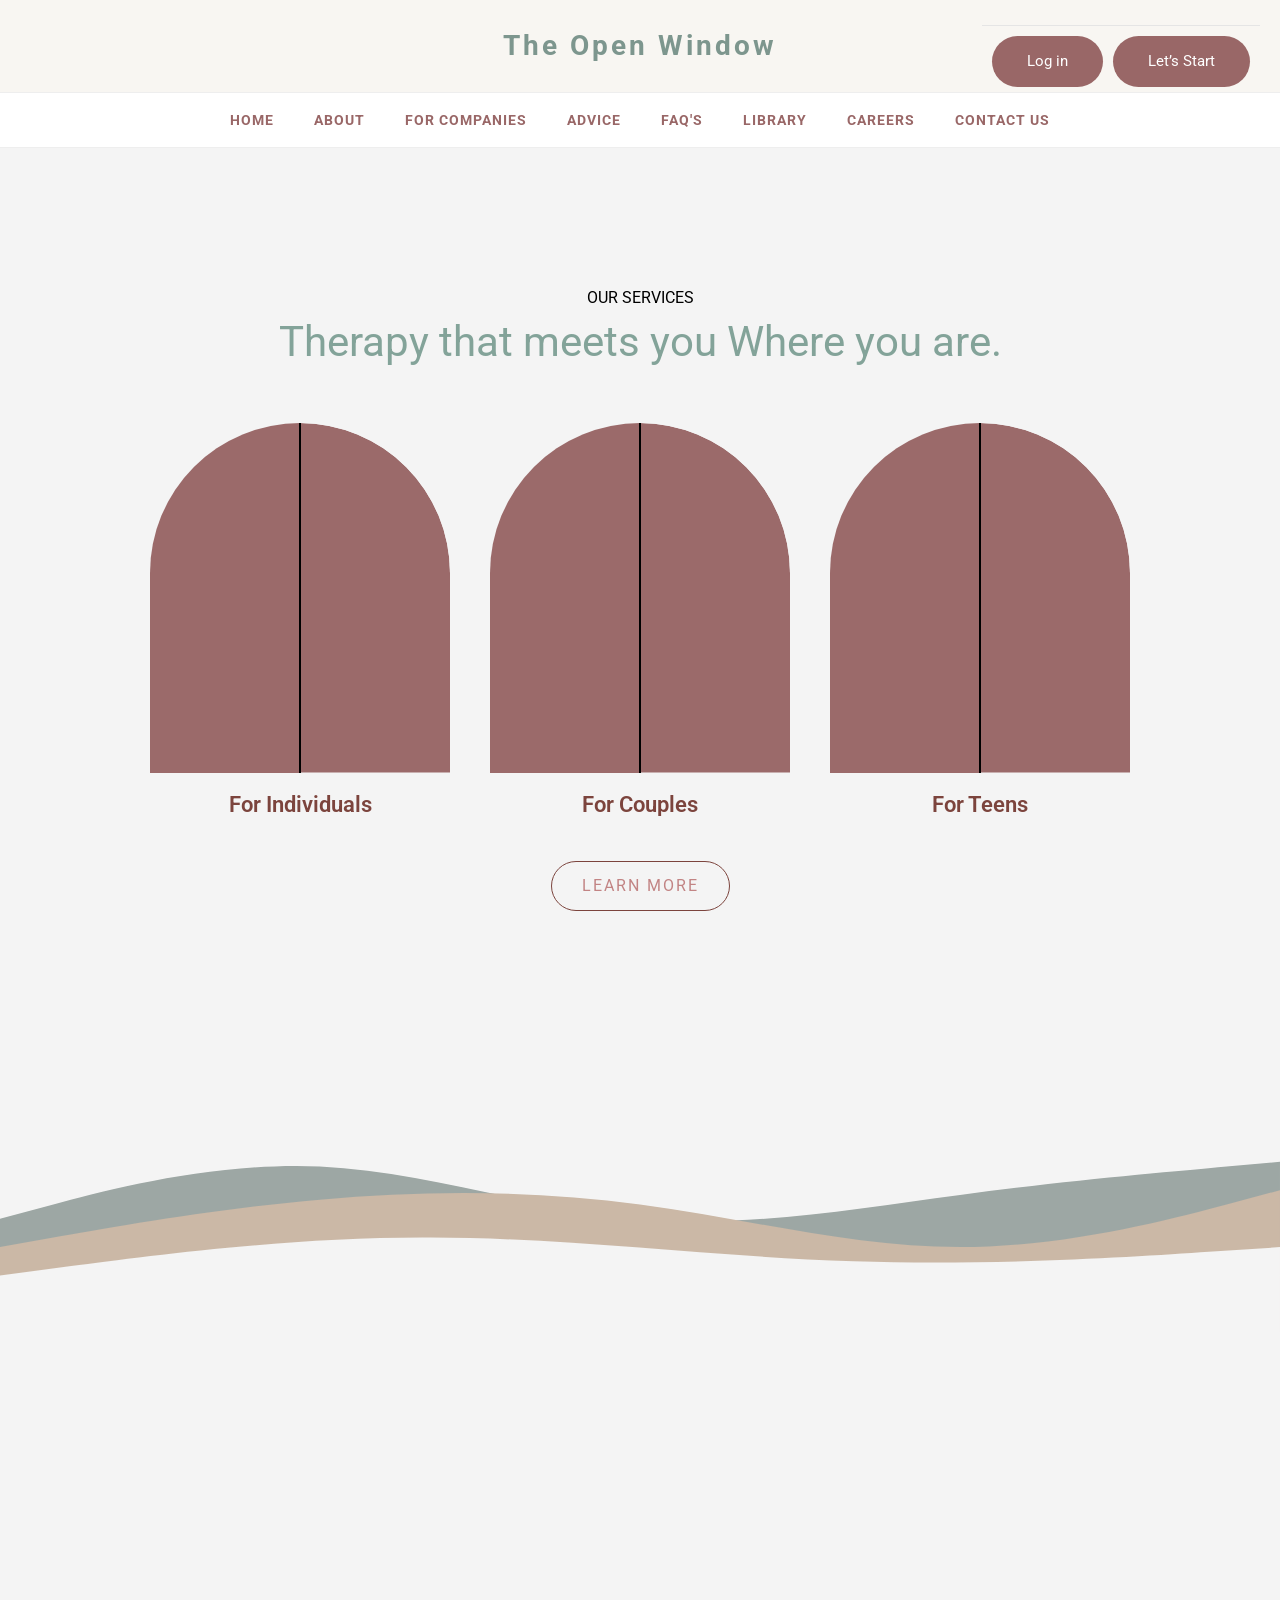
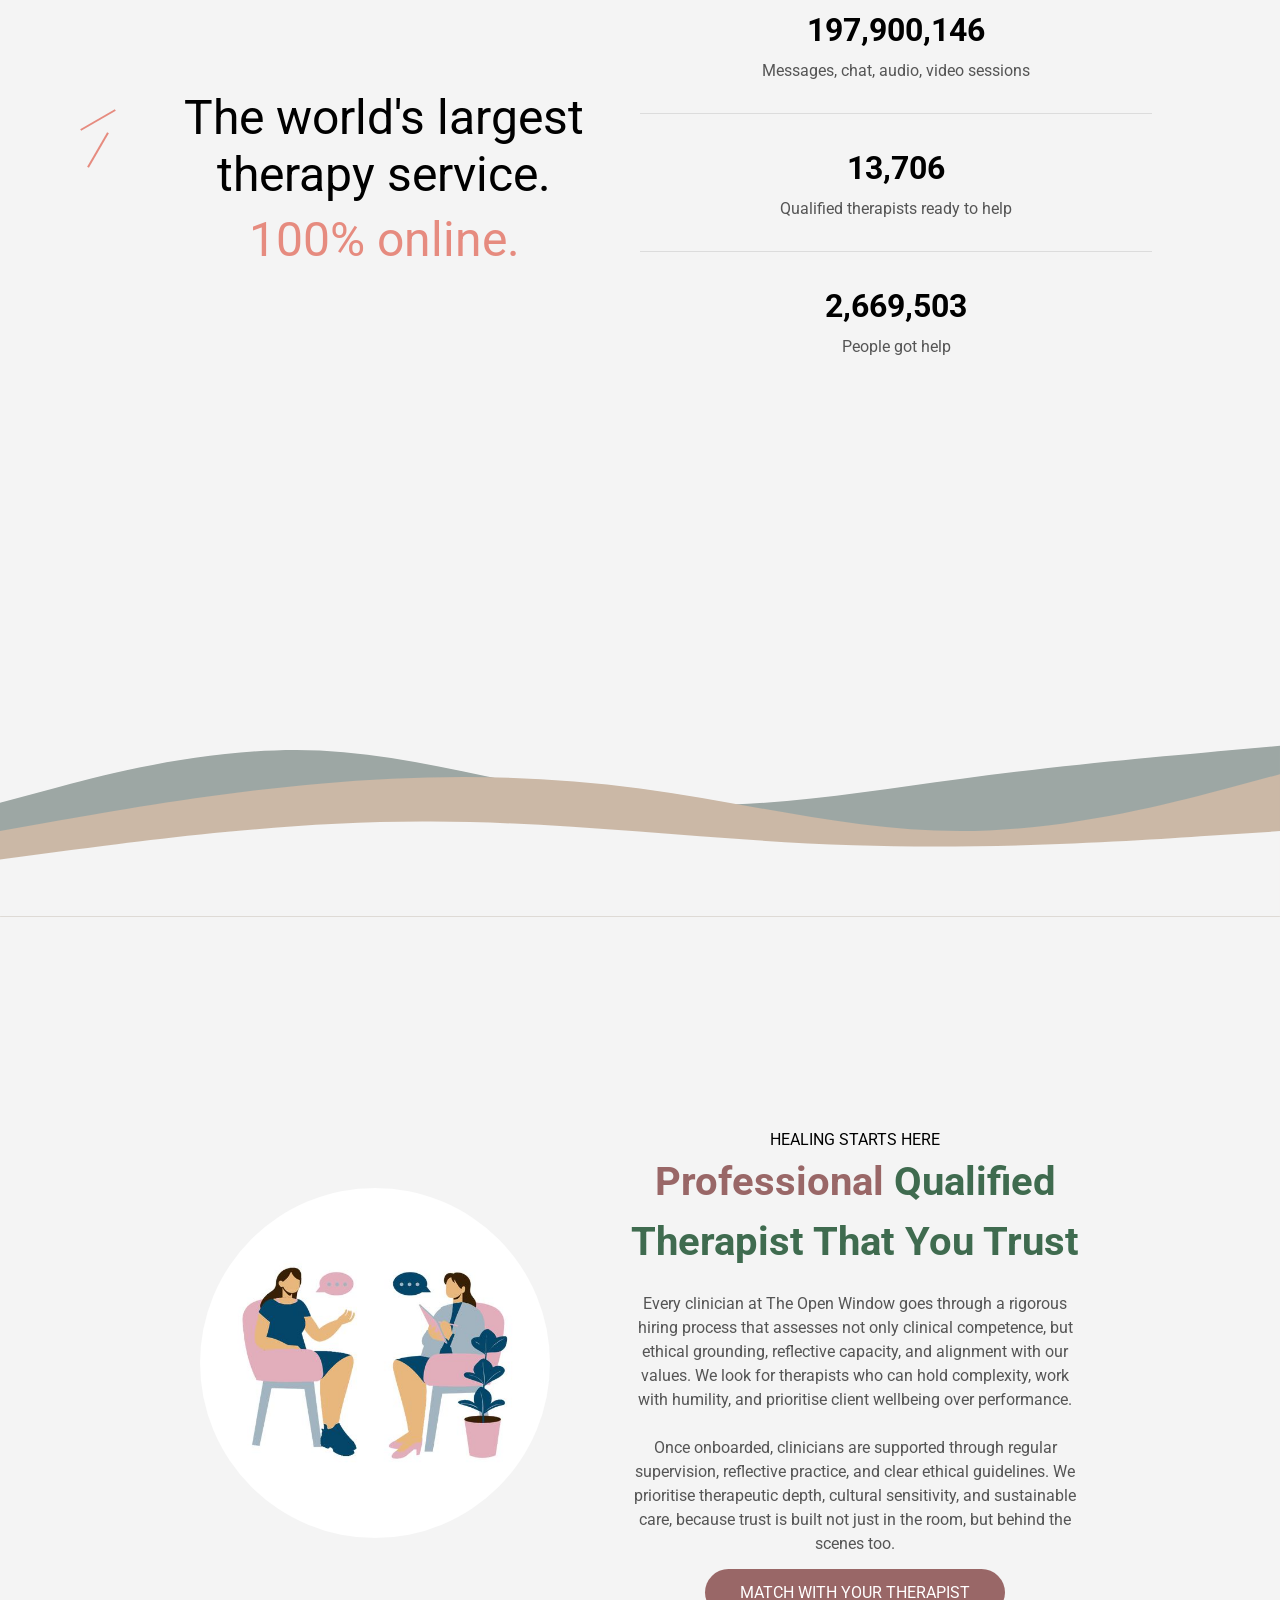
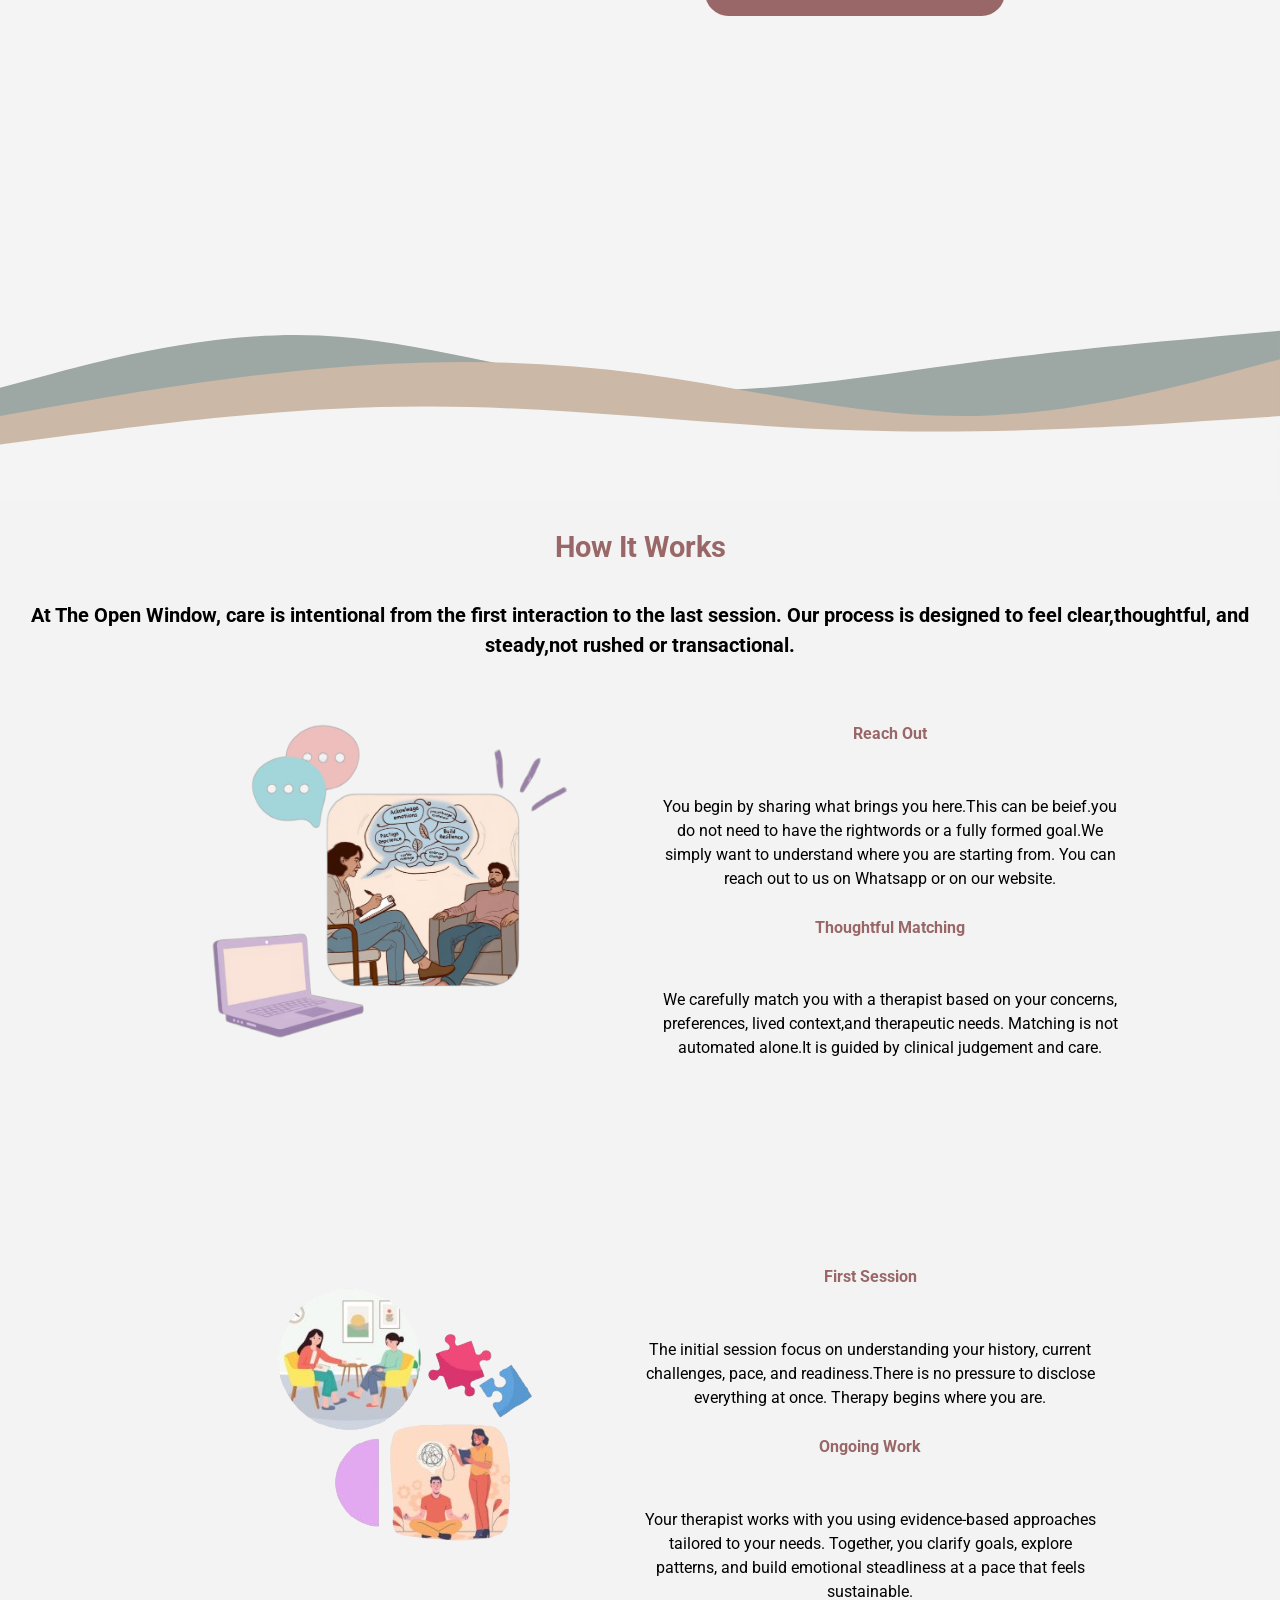
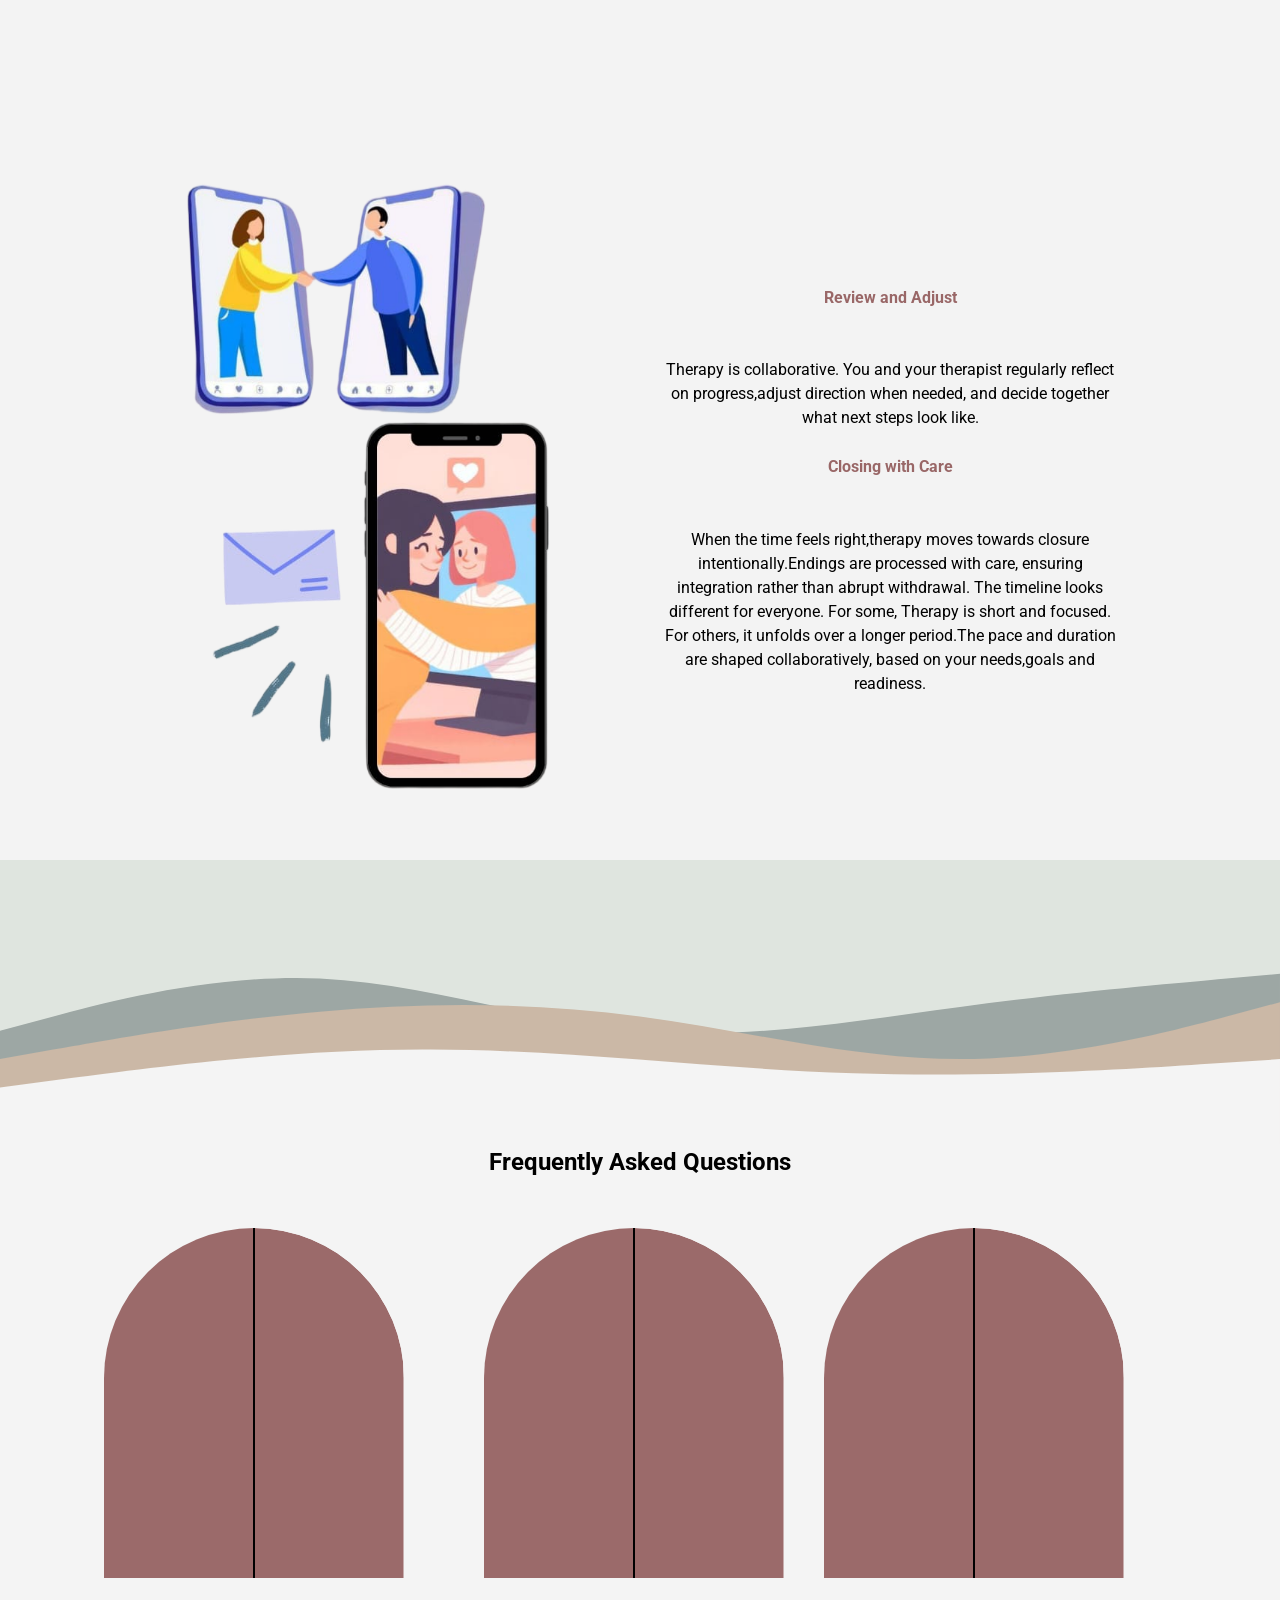
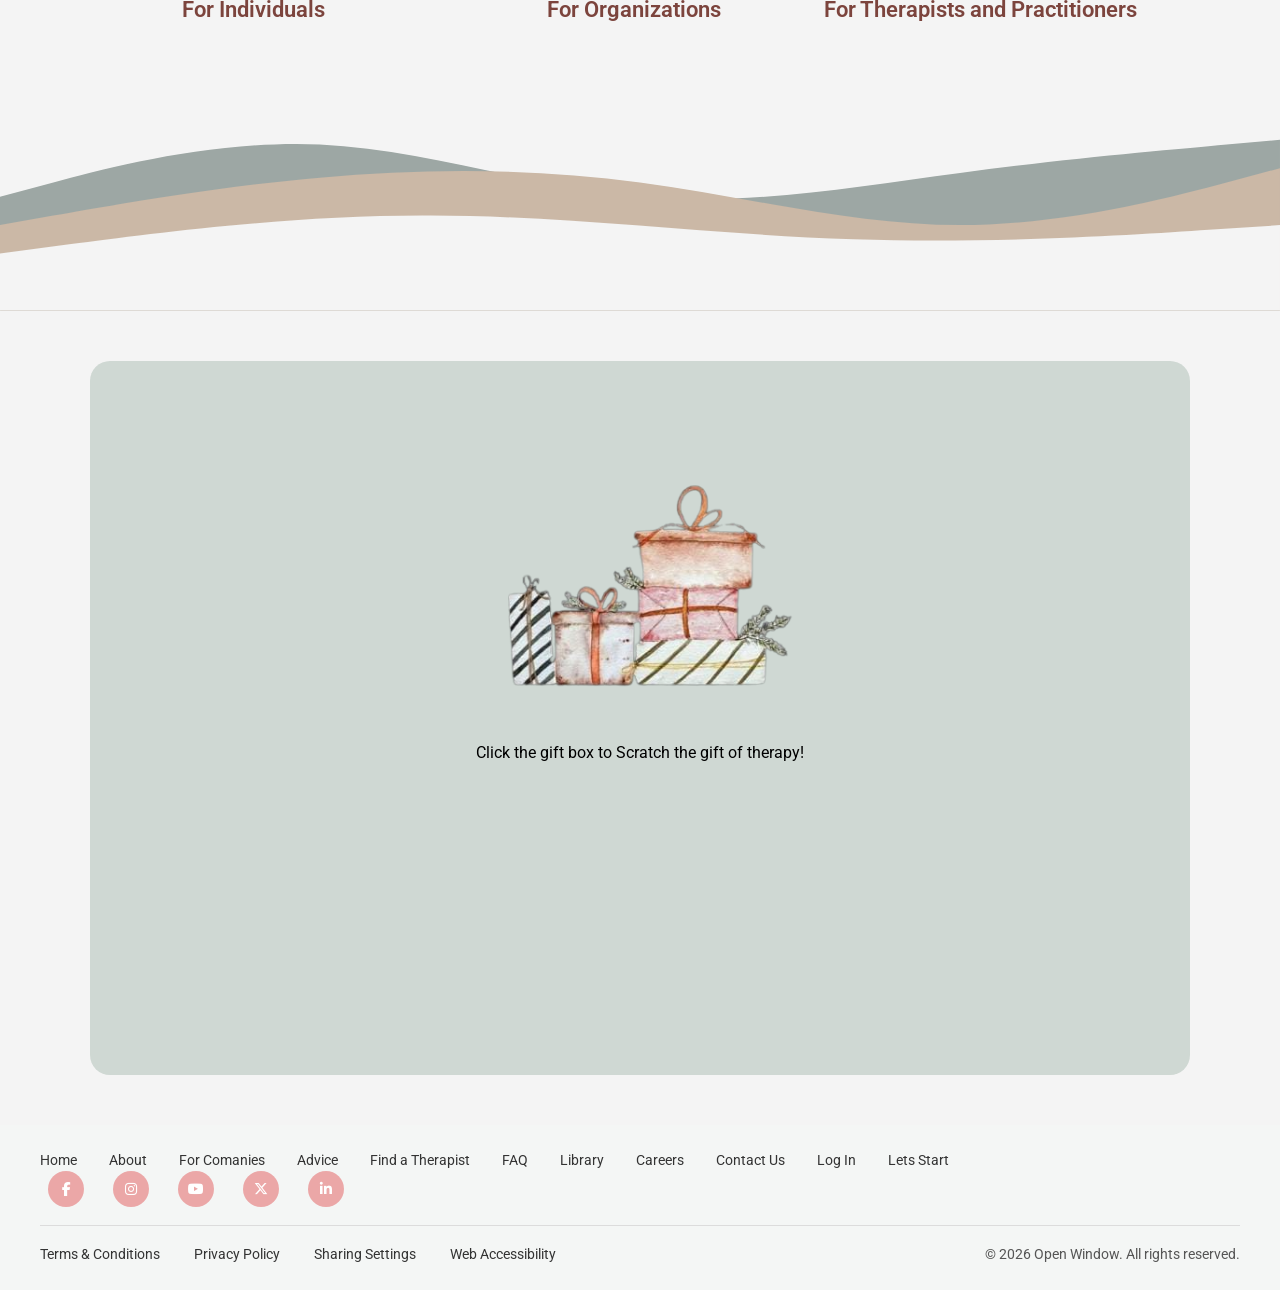
<file: index.html>
<!DOCTYPE html>
<html lang="en">

<head>
  <meta charset="UTF-8">
  <meta name="viewport" content="width=device-width, initial-scale=1.0">
  <title>The Open Window</title>
  <link rel="stylesheet" href="style.css">
  <link rel="stylesheet" href="https://cdnjs.cloudflare.com/ajax/libs/font-awesome/6.5.0/css/all.min.css">
  <link rel="stylesheet" href="https://fonts.googleapis.com/css2?family=Roboto:wght@400;700&display=swap"
    rel="stylesheet">


</head>

<body>

  <!-- BRAND HEADER -->
  <header class="brand-header">
    <h1 class="brand">The Open Window</h1>
    <!-- <p class="tagline">Mental Health</p> -->
  </header>

  <!-- NAVBAR -->
  <nav class="navbar" id="navbar">
    <div class="menu-toggle" id="menu-toggle">&#9776;</div>

    <ul class="nav-links" id="nav-links">
      <li><a href="index.html">HOME</a></li>
      <li><a href="about.html">ABOUT</a></li>
      <li><a href="forcompanies.html">FOR COMPANIES</a></li>
      <li><a href="advise.html">ADVICE</a></li>
      <li><a href="individual.html">FAQ'S</a></li>
      <li><a href="library.html">LIBRARY</a></li>
      <li><a href="careers.html">CAREERS</a></li>
      <li><a href="contactus.html">CONTACT US</a></li>
      <!-- <li><a href="#">LOG IN</a></li>
    <li><a href="#">LET'S START</a></li> -->
  </ul>
  </nav>



  <div class="auth-bar">
    <a href="login.html" class="login-btn">Log in</a>
    <a href="getstart.html" class="start-btn">Let’s Start</a>
  </div>
  <!-- i make this change  -->
  <!-- </header> -->

  <!-- SERVICES SECTION -->
  <section class="services">
    <p class="SUBtitle"> OUR SERVICES</p>
    <h1 class="title">Therapy that meets you Where you are.</h1>



  <section class="windows-section">

  <div class="windows-container">

    <!-- Card 1 -->
    <div class="window-card">
      <div class="wrapper">

        <div class="inside-content">
          <img src="indivisual-removebg-preview.png" class="individual-img">
        </div>

        <div class="door left-door">
          <div class="shapeup"></div>
          <div class="shapelow"></div>
        </div>

        <div class="door right-door">
          <div class="shapeup"></div>
          <div class="shapelow"></div>
        </div>

      </div>

      <h2 class="card-text">For Individuals</h2>
    </div>


    <!-- Card 2 -->
    <div class="window-card">
      <div class="wrapper">

        <div class="inside-content">
          <img src="couple-removebg-preview.png" class="couple-img">
        </div>

        <div class="door left-door">
          <div class="shapeup"></div>
          <div class="shapelow"></div>
        </div>

        <div class="door right-door">
          <div class="shapeup"></div>
          <div class="shapelow"></div>
        </div>

      </div>

      <h2 class="card-text">For Couples</h2>
    </div>


    <!-- Card 3 -->
    <div class="window-card">
      <div class="wrapper">

        <div class="inside-content">
          <img src="teens-removebg-preview.png" class="teen-img">
        </div>

        <div class="door left-door">
          <div class="shapeup"></div>
          <div class="shapelow"></div>
        </div>

        <div class="door right-door">
          <div class="shapeup"></div>
          <div class="shapelow"></div>
        </div>

      </div>

      <h2 class="card-text">For Teens</h2>
    </div>

  </div>

</section>
    <!--  -->




    <!-- <h1 class="title">Therapy that meets you <em> Where you are </em>.</h1> -->

    <!-- <div class="card-container">

      

      

      <div class="service-card peach">
        <div class="icon">
          <!-- 🌿 -->
    <!-- </div>
        <h2>Individual Therapy</h2>
        <p>Lorem ipsum quis dolor sit amet, consectetur.</p>
      </div>

      <div class="service-card sage">
        <div class="icon"> -->
    <!-- 🌱 -->
    <!-- </div>
        <h2>Couples Therapy</h2>
        <p>Lorem ipsum quis dolor sit amet, consectetur.</p>
      </div>

      <div class="service-card peach">
        <div class="icon"> -->
    <!-- 🍃 -->
    <!-- </div>
        <h2>Teens Therapy</h2>
        <p>Lorem ipsum quis dolor sit amet, consectetur.</p>
      </div>

    </div>  -->
    <!--  -->
    <!--  -->


    <!-- <div class="video-container">
  <video autoplay muted loop playsinline class="service-video">
    <source src="single.mp4" type="video/mp4">
   
  </video>
</div>

<div class="video-container">
  <video autoplay muted loop playsinline class="service-video">
    <source src="couple.mp4" type="video/mp4">
   
  </video>
</div>

<div class="video-container">
  <video autoplay muted loop playsinline class="service-video">
    <source src="kidss.mp4" type="video/mp4">
   
  </video>
</div> -->

    <!-- <div class="video-container">
  <video autoplay muted loop playsinline class="service-video">
    <source src="single.mp4" type="video/mp4">
  </video> -->
    <!-- <p class="video-text">Individual Therapy</p> -->


    <!-- <video autoplay muted loop playsinline class="service-video">
    <source src="couple.mp4" type="video/mp4">
  </video> -->
    <!-- <p class="video-text">Couples Therapy</p> -->

    <!-- <video autoplay muted loop playsinline class="service-video">
    <source src="kidss.mp4" type="video/mp4">
  </video> -->
    <!-- <p class="video-text">Teens Therapy</p> -->
    <!-- </div> -->


    <div class="card-container">

      <!-- Individual Therapy -->
      <!-- <div class="service-card peach">
        <div class="card-door"></div>
        <div class="card-content">
          <h2>Individual Therapy</h2>
          <p></p>
        </div>
        <div class="bird-container">
          <div class="bird">
            <svg viewBox="0 0 64 64">
              <path d="M2 32c16-8 32-8 60-30-4 20-20 32-32 34-12 2-16 2-28-4z" />
            </svg>
          </div>
        </div>
      </div> -->

      <!-- Couples Therapy -->
      <!-- <div class="service-card sage">
        <div class="card-door"></div>
        <div class="card-content">
          <h2>Couples Therapy</h2>
          <p></p>
        </div>
        <div class="bird-container">
          <div class="bird">
            <svg viewBox="0 0 64 64">
              <path d="M2 32c16-8 32-8 60-30-4 20-20 32-32 34-12 2-16 2-28-4z" />
            </svg>
          </div>
          <div class="bird">
            <svg viewBox="0 0 64 64">
              <path d="M2 32c16-8 32-8 60-30-4 20-20 32-32 34-12 2-16 2-28-4z" />
            </svg>
          </div>
        </div>
      </div> -->

      <!-- Teens Therapy -->
      <!-- <div class="service-card peach">
        <div class="card-door"></div>
        <div class="card-content">
          <h2>Teens Therapy</h2>
          <p></p>
        </div>
        <div class="bird-container">
          <div class="bird">
            <svg viewBox="0 0 64 64">
              <path d="M2 32c16-8 32-8 60-30-4 20-20 32-32 34-12 2-16 2-28-4z" />
            </svg>
          </div>
          <div class="bird">
            <svg viewBox="0 0 64 64">
              <path d="M2 32c16-8 32-8 60-30-4 20-20 32-32 34-12 2-16 2-28-4z" />
            </svg>
          </div>
          <div class="bird">
            <svg viewBox="0 0 64 64">
              <path d="M2 32c16-8 32-8 60-30-4 20-20 32-32 34-12 2-16 2-28-4z" />
            </svg>
          </div>
        </div>
      </div>

    </div> -->

      <!-- new buttons -->

      <!-- NEW BUTTONS -->


      <!--  -->


      <!-- <a href="about.html" class="learn-btn">LEARN MORE</a> -->
      <a href="#howSection" class="learn-btn">LEARN MORE</a>

      <!-- <button  class="learn-btn">LEARN MORE</button> -->


  </section>



  <div class="therapist-wave-wrapper">
    <svg viewBox="0 0 1440 320" class="therapist-wave">

      <!-- Back Wave -->
      <path fill="#9da7a4"
        d="M0,192L60,176C120,160,240,128,360,133.3C480,139,600,181,720,192C840,203,960,181,1080,165.3C1200,149,1320,139,1380,133.3L1440,128L1440,320L0,320Z">
      </path>

      <!-- Front Wave -->
      <path fill="#cbb8a6"
        d="M0,224L60,213.3C120,203,240,181,360,170.7C480,160,600,160,720,176C840,192,960,224,1080,224C1200,224,1320,192,1380,176L1440,160L1440,320L0,320Z">
      </path>

      <!-- White Wave -->
      <path fill="#F4F4F4"
        d="M0,256L80,245.3C160,235,320,213,480,213.3C640,213,800,235,960,240C1120,245,1280,235,1360,229.3L1440,224L1440,320L0,320Z">
      </path>

    </svg>
  </div>


  <!-- INTRO / STATS SECTION -->
  <section class="stats-section">

    <div class="stats-left reveal">
      <div class="decor-lines"></div>
      <h1>
        The world's largest<br>
        therapy service.<br>
        <span>100% online.</span>
      </h1>
    </div>

    <div class="stats-right">

      <div class="stat reveal">
        <h2 class="counter" data-target="462623718">0</h2>
        <p>Messages, chat, audio, video sessions</p>
      </div>
      <div class="line"></div>

      <div class="stat reveal">
        <h2 class="counter" data-target="32041">0</h2>
        <p>Qualified therapists ready to help</p>
      </div>

      <div class="line"></div>

      <div class="stat reveal">
        <h2 class="counter" data-target="6240398">0</h2>
        <p>People got help</p>
      </div>

    </div>
  </section>

  <!-- THERAPIST MERGED WAVE -->
  <div class="therapist-wave-wrapper">
    <svg viewBox="0 0 1440 320" class="therapist-wave">

      <!-- Back Wave -->
      <path fill="#9da7a4"
        d="M0,192L60,176C120,160,240,128,360,133.3C480,139,600,181,720,192C840,203,960,181,1080,165.3C1200,149,1320,139,1380,133.3L1440,128L1440,320L0,320Z">
      </path>

      <!-- Front Wave -->
      <path fill="#cbb8a6"
        d="M0,224L60,213.3C120,203,240,181,360,170.7C480,160,600,160,720,176C840,192,960,224,1080,224C1200,224,1320,192,1380,176L1440,160L1440,320L0,320Z">
      </path>

      <!-- White Wave -->
      <path fill="#F4F4F4"
        d="M0,256L80,245.3C160,235,320,213,480,213.3C640,213,800,235,960,240C1120,245,1280,235,1360,229.3L1440,224L1440,320L0,320Z">
      </path>

    </svg>
  </div>


  <!-- THERAPIST SECTION -->
  <section class="therapist-section">

    <div class="therapist-image reveal">
      <img src="profesional therapist.png" alt="Therapist">
    </div>

    <div class="therapist-content reveal">
      <!-- <p class="small-title">HEALING STARTS HERE</p> -->
      <p class="SUBtitle">HEALING STARTS HERE</p>

      <h2>
        <span>Professional</span> Qualified Therapist That You Trust <em></em>

      </h2>

      <p class="desc">
        Every clinician at The Open Window goes through a rigorous hiring process that assesses not only clinical
        competence, but ethical grounding, reflective capacity, and alignment with our values. We look for therapists
        who can hold complexity, work with humility, and prioritise client wellbeing over performance.

        <br></br>

        Once onboarded, clinicians are supported through regular supervision, reflective practice, and clear ethical
        guidelines. We prioritise therapeutic depth, cultural sensitivity, and sustainable care, because trust is built
        not just in the room, but behind the scenes too.


      </p>
      <!-- <button class="btn" > MATCH WITH YOUR THERAPIST</button>  -->
      <a href="getstart.html" class="btn">MATCH WITH YOUR THERAPIST</a>
      <!-- <a href="getstart.html" class="login-btn">MATCH WITH YOUR THERAPIST</a> -->

    </div>



  </section>


  <div class="therapist-wave-wrapper">
    <svg viewBox="0 0 1440 320" class="therapist-wave">

      <!-- Back Wave -->
      <path fill="#9da7a4"
        d="M0,192L60,176C120,160,240,128,360,133.3C480,139,600,181,720,192C840,203,960,181,1080,165.3C1200,149,1320,139,1380,133.3L1440,128L1440,320L0,320Z">
      </path>

      <!-- Front Wave -->
      <path fill="#cbb8a6"
        d="M0,224L60,213.3C120,203,240,181,360,170.7C480,160,600,160,720,176C840,192,960,224,1080,224C1200,224,1320,192,1380,176L1440,160L1440,320L0,320Z">
      </path>

      <!-- White Wave -->
      <path fill="#F4F4F4"
        d="M0,256L80,245.3C160,235,320,213,480,213.3C640,213,800,235,960,240C1120,245,1280,235,1360,229.3L1440,224L1440,320L0,320Z">
      </path>

    </svg>
  </div>


  <!-- ===== HOW IT WORKS ===== -->

  <section class="how-section" id="howSection">

    <h2 class="heading"><span>How It Works</span>
      <br></br>
      At The Open Window, care is intentional from the first interaction to the last session. Our process is designed to
      feel clear,thoughtful, and steady,not rushed or transactional.
    </h2>


    <div class="how-container">

      <!-- IMAGE -->
      <div class="how-image">
        <img src="WhatsApp Image 2026-02-19 at 1_uuid_f51aee2c-2fe1-44b6-afc3-0eea934e3bc7.png" alt="How it works">
      </div>

      <!-- TEXT -->
      <div class="how-text">
        <p><strong><span>Reach Out</span></strong></p>
        <br></br>
        You begin by sharing what brings you here.This can be beief.you do not need to have the rightwords or a fully
        formed goal.We simply want to understand where you are starting from. You can reach out to us on Whatsapp or on
        our website.
        <br></br>

        <p><strong><span>Thoughtful Matching</span></strong></p>

        <br></br>
        We carefully match you with a therapist based on your concerns, preferences, lived context,and therapeutic
        needs. Matching is not automated alone.It is guided by clinical judgement and care.


        </p>
      </div>


      <!-- second  -->

      <div class="how-image">
        <img src="new-removebg-preview.png" alt="How it works">
      </div>

      <!-- TEXT -->
      <div class="how-text">

        <p>
        <p><strong><span>First Session</span></strong></p>


        <br></br>
        The initial session focus on understanding your history, current challenges, pace, and readiness.There is no
        pressure to disclose everything at once. Therapy begins where you are.
        <br></br>

        <p><strong><span>Ongoing Work</span></strong></p>

        <br></br>
        Your therapist works with you using evidence-based approaches tailored to your needs. Together, you clarify
        goals, explore patterns, and build emotional steadliness at a pace that feels sustainable.


        </p>
      </div>

      <!-- third -->

      <div class="how-image">
        <img src="2nd (1).png" alt="How it works" class="third-photo-Review">
      </div>

      <!-- TEXT -->
      <div class="how-text">

        <p>
        <p><strong><span>Review and Adjust</span></strong></p>


        <br></br>
        Therapy is collaborative. You and your therapist regularly reflect on progress,adjust direction when needed, and
        decide together what next steps look like.
        <br></br>

        <p><strong><span>Closing with Care</span></strong></p>

        <br></br>
        When the time feels right,therapy moves towards closure intentionally.Endings are processed with care, ensuring
        integration rather than abrupt withdrawal. The timeline looks different for everyone. For some, Therapy is short
        and focused. For others, it unfolds over a longer period.The pace and duration are shaped collaboratively, based
        on your needs,goals and readiness.


        </p>
      </div>


    </div>
  </section>
  <!-- 
  </section> -->

  <!-- POPUP -->
  <div class="popup" id="popup">
    <div class="popup-box">
      <h3>Welcome</h3>
      <p>You reached this section!</p>
      <button onclick="closePopup()">Close</button>
    </div>
  </div>

  


 


  <!-- MERGED WAVE -->
  <div class="wave-wrapper">
    <svg viewBox="0 0 1440 320" class="wave">

      <!-- Back Wave -->
      <path fill="#9da7a4"
        d="M0,192L60,176C120,160,240,128,360,133.3C480,139,600,181,720,192C840,203,960,181,1080,165.3C1200,149,1320,139,1380,133.3L1440,128L1440,320L0,320Z">
      </path>

      <!-- Front Wave -->
      <path fill="#cbb8a6"
        d="M0,224L60,213.3C120,203,240,181,360,170.7C480,160,600,160,720,176C840,192,960,224,1080,224C1200,224,1320,192,1380,176L1440,160L1440,320L0,320Z">
      </path>

      <!-- white wave  -->

      <path fill="#F4F4F4"
        d="
        M0,256L80,245.3C160,235,320,213,480,213.3C640,213,800,235,960,240C1120,245,1280,235,1360,229.3L1440,224L1440,320L0,320Z">
      </path>

    </svg>
  </div>

  <!-- FAQ -->

  <h2><strong>Frequently Asked Questions</strong></h2>
  <br></br>
  <!--  -->
<section class="windows-section">

  <div class="windows-container">

    <!-- Card 1 -->
    <div class="window-card">
       <a href="individual.html" class="wrapper-link">
      <div class="wrapper">

        <div class="inside-content">
          <h1>For Individuals</h1>
        </div>

        <div class="door left-door">
          <div class="shapeup"></div>
          <div class="shapelow"></div>
        </div>

        <div class="door right-door">
          <div class="shapeup"></div>
          <div class="shapelow"></div>
        </div>

      </div>

      <h2 class="card-text">For Individuals</h2>
    </div>
    </a>
 


    <!-- Card 2 -->
    <div class="window-card">
       <a href="organization.html" class="wrapper-link"></a>
      <div class="wrapper">

        <div class="inside-content">
          <h1>For organizations</h1>
        </div>

        <div class="door left-door">
          <div class="shapeup"></div>
          <div class="shapelow"></div>
        </div>

        <div class="door right-door">
          <div class="shapeup"></div>
          <div class="shapelow"></div>
        </div>

      </div>

      <h2 class="card-text">For Organizations</h2>
    </div>
  </a>


    <!-- Card 3 -->
    <div class="window-card">
      <a href="participants.html" class="wrapper-link">
      <div class="wrapper">

        <div class="inside-content">
          <h1>For Therapists and Practitioners</h1>
        </div>

        <div class="door left-door">
          <div class="shapeup"></div>
          <div class="shapelow"></div>
        </div>

        <div class="door right-door">
          <div class="shapeup"></div>
          <div class="shapelow"></div>
        </div>

      </div>
    
      <h2 class="card-text">For Therapists and Practitioners</h2>
    </div>

  </div>
  </a>

</section>

    <div class="therapist-wave-wrapper">
      <svg viewBox="0 0 1440 320" class="therapist-wave">

        <!-- Back Wave -->
        <path fill="#9da7a4"
          d="M0,192L60,176C120,160,240,128,360,133.3C480,139,600,181,720,192C840,203,960,181,1080,165.3C1200,149,1320,139,1380,133.3L1440,128L1440,320L0,320Z">
        </path>

        <!-- Front Wave -->
        <path fill="#cbb8a6"
          d="M0,224L60,213.3C120,203,240,181,360,170.7C480,160,600,160,720,176C840,192,960,224,1080,224C1200,224,1320,192,1380,176L1440,160L1440,320L0,320Z">
        </path>

        <!-- White Wave -->
        <path fill="#F4F4F4"
          d="M0,256L80,245.3C160,235,320,213,480,213.3C640,213,800,235,960,240C1120,245,1280,235,1360,229.3L1440,224L1440,320L0,320Z">
        </path>

      </svg>
    </div>




    <section class="gift-section">

      <div class="gift-box-trigger">
        <img src="giftbox-removebg-preview.png" alt="Open Gift">
        <p>
          Click the gift box to Scratch the gift of therapy!
        </p>
      </div>

      <!-- Scratch overlay -->
      <div class="scratch-overlay hidden">

        <canvas id="giftScratchCanvas"></canvas>
        <div class="scratch-text">Scratch to Reveal Gift Therapy</div>
      </div>

      <!-- Gift content -->
      <div class="gift-container">
        <div class="gift-text">
          <h2><span>Sometimes</span> the most meaningful gift is support.</h2>
          <p>
            Gift therapy allows you to offer someone professional mental health care with thoughtfulness and respect.
            Gift sessions are confidential, flexible, and guided by the recipient's comfort and consent.
          </p>
          <!-- <button class="gift-btn">Gift a membership</button> -->
        </div>
        <div class="gift-image">
          <img src="handgift.png" alt="Gift membership">
        </div>
      </div>
    </section>

    <!-- Footer -->
    <footer class="footer">
      <div class="footer-top">
        <div class="footer-links">
          <a href="index.html">Home</a>
          <a href="about.html">About</a>
          <a href="forcompanies.html">For Comanies</a>
          <a href="#">Advice</a>
          <a href="#">Find a Therapist</a>
          <a href="#">FAQ</a>
          <a href="#">Library</a>
          <a href="#">Careers</a>
          <a href="contactus.html">Contact Us</a>
          <a href="login.html">Log In </a>
          <a href="getstart.html">Lets Start</a>
        </div>

        <div class="social-icons">
          <a href="#"><i class="fab fa-facebook-f"></i></a>
          <a href="#"><i class="fab fa-instagram"></i></a>
          <a href="#"><i class="fab fa-youtube"></i></a>
          <a href="#"><i class="fab fa-x-twitter"></i></a>
          <a href="#"><i class="fab fa-linkedin-in"></i></a>
        </div>
      </div>

      <hr>

      <div class="footer-bottom">
        <div class="bottom-links">
          <a href="#">Terms & Conditions</a>
          <a href="#">Privacy Policy</a>
          <a href="#">Sharing Settings</a>
          <a href="#">Web Accessibility</a>
        </div>

        <div class="copyright">

          © 2026 Open Window. All rights reserved.
        </div>
      </div>
    </footer>



    <script src="script.js">


    </script>
</body>

</html>
</file>
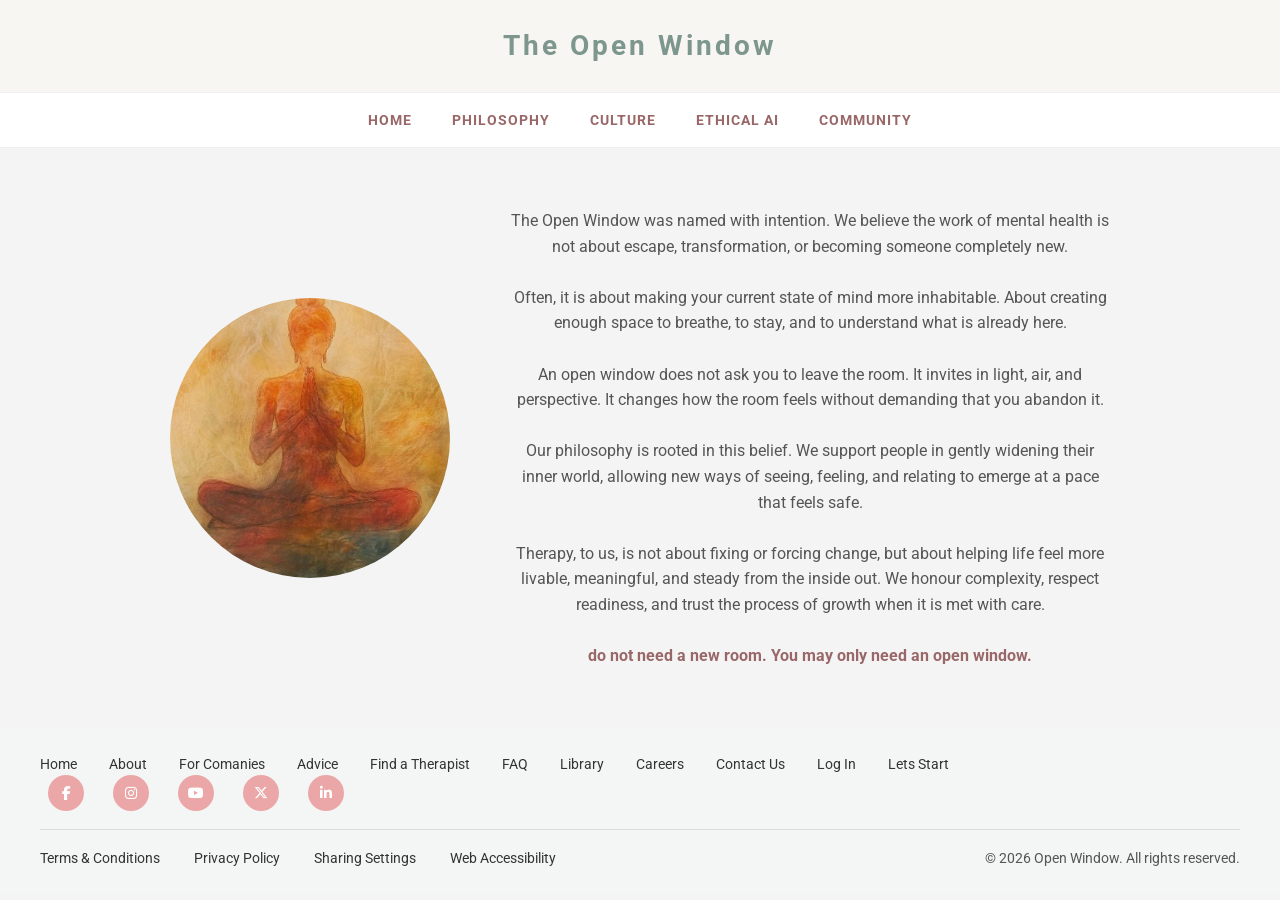
<file: about.html>
<!DOCTYPE html>
<html lang="en">

<head>
  <meta charset="UTF-8">
  <meta name="viewport" content="width=device-width, initial-scale=1.0">
  <title>The Open Window</title>
  <link rel="stylesheet" href="style.css">
  <link rel="stylesheet" href="https://cdnjs.cloudflare.com/ajax/libs/font-awesome/6.5.0/css/all.min.css">
  <link rel="stylesheet" href="https://fonts.googleapis.com/css2?family=Roboto:wght@400;700&display=swap"
    rel="stylesheet">
  <style>
    /* .wave svg {
    display: block;
    width: 100%;
    height: 150px;
}  */

    .how-image img {
      width: 100%;
      max-width: 350px;
      aspect-ratio: 1 / 1;
      border-radius: 50%;
      object-fit: cover;
      display: block;
      margin: 0 auto;
      display: flex;
      justify-content: center;
    }

    .how-waves svg {
    /* display: block;
    width: 100%; */
    height: 132px;
}

/* new css */
.how-container {
  display: flex;
  align-items: flex-start;   /* top-aligns content */
  justify-content: flex-start;
  gap: 60px;                 /* space between image & text */
  position: relative;        /* allows image to move freely */
  /* padding: 40px 20px; */
  flex-wrap: wrap;           /* for mobile */

    align-items: center;   /* 👈 auto adjusts vertically */
  justify-content: center;
 
  padding: 60px 20px;
  
}

/* IMAGE */
.how-image {
  position: relative;
                 /* move image slightly up */
  left: 0;                   /* push to the left corner */
  max-width: 280px;          /* controls size */
  flex-shrink: 0;            /* prevents shrinking on small screens */
}

.how-image img {
  width: 100%;
  border-radius: 50%;
  object-fit: cover;
  display: block;
}

/* TEXT */
.how-text {
  max-width: 600px;
  text-align: left;
  font-size: 16px;
  line-height: 1.6;
}

/* RESPONSIVE */
@media (max-width: 768px) {
  .how-container {
    flex-direction: column;
    align-items: center;
    padding: 20px 10px;
  }

  .how-image {
    top: 0;                  /* reset on mobile */
    left: 0;
    margin-bottom: 20px;
  }

  .how-text {
    max-width: 100%;
    text-align: center;
  }
}
  </style>
</head>

<body>

  <!-- BRAND HEADER -->
  <header class="brand-header">
    <h1 class="brand">The Open Window</h1>
    <!-- <p class="tagline">Mental Health</p> -->
  </header>

  <!-- NAVBAR -->
  <nav class="navbar" id="navbar">
    <div class="menu-toggle" id="menu-toggle">&#9776;</div>

    <ul class="nav-links" id="nav-links">
      <li><a href="index.html">HOME</a></li>
      <li><a href="phylosophy.html">PHILOSOPHY</a></li>
      <li><a href="culture.html">CULTURE</a></li>
      <li><a href="ethicalai.html">ETHICAL AI</a></li>
      <li><a href="community.html">COMMUNITY</a></li>
    </ul>
  </nav>

  <!-- ===== HOW IT WORKS ===== -->

  <div class="how-container">

    <!-- IMAGE -->
    <div class="how-image">
      <img src="phylosophy.png" alt="phylosophy">
    </div>

    <!-- TEXT -->
    <div class="how-text">
      <!-- <h3> At The Open Window, care is intentional from the first interaction to the last session. Our process is designed to feel clear,thoughtful, and steady,not rushed or transactional.</h3> -->
    <p>
                The Open Window was named with intention. We believe the work of mental health is not about escape,
                transformation, or becoming someone completely new. 
                <br></br>
                Often, it is about making your current state of mind
                more inhabitable. About creating enough space to breathe, to stay, and to understand what is already
                here.
                <br></br>
                An open window does not ask you to leave the room. It invites in light, air, and perspective. It
                changes how the room feels without demanding that you abandon it.
                <br></br>
                Our philosophy is rooted in this belief. We support people in gently widening their inner world,
                allowing new ways of seeing, feeling, and relating to emerge at a pace that feels safe.
                <br></br>
                 Therapy, to us,
                is not about fixing or forcing change, but about helping life feel more livable, meaningful, and steady
                from the inside out. We honour complexity, respect readiness, and trust the process of growth when it is
                met with care.
                <br></br>
                <p><strong><span> do not need a new room. You may only need an open window.</span></strong></p>
                <!-- You do not need a new room. You may only need an open window. -->



            </p>
    </div>

  </div>

  </section>
  <script>
    const toggle = document.getElementById("menu-toggle");
    const navLinks = document.getElementById("nav-links");

    toggle.addEventListener("click", function () {
      navLinks.classList.toggle("active");
    });
  </script>

  <!-- Footer -->
  <footer class="footer">
    <div class="footer-top">
      <div class="footer-links">
        <a href="index.html">Home</a>
        <a href="about.html">About</a>
        <a href="forcompanies.html">For Comanies</a>
        <a href="#">Advice</a>
        <a href="#">Find a Therapist</a>
        <a href="#">FAQ</a>
        <a href="#">Library</a>
        <a href="#">Careers</a>
        <a href="#">Contact Us</a>
        <a href="login.html">Log In </a>
        <a href="getstart.html">Lets Start</a>
      </div>

      <div class="social-icons">
        <a href="#"><i class="fab fa-facebook-f"></i></a>
        <a href="#"><i class="fab fa-instagram"></i></a>
        <a href="#"><i class="fab fa-youtube"></i></a>
        <a href="#"><i class="fab fa-x-twitter"></i></a>
        <a href="#"><i class="fab fa-linkedin-in"></i></a>
      </div>
    </div>

    <hr>

    <div class="footer-bottom">
      <div class="bottom-links">
        <a href="#">Terms & Conditions</a>
        <a href="#">Privacy Policy</a>
        <a href="#">Sharing Settings</a>
        <a href="#">Web Accessibility</a>
      </div>

      <div class="copyright">
        © 2026 Open Window. All rights reserved. 
      </div>
    </div>
  </footer>
</file>
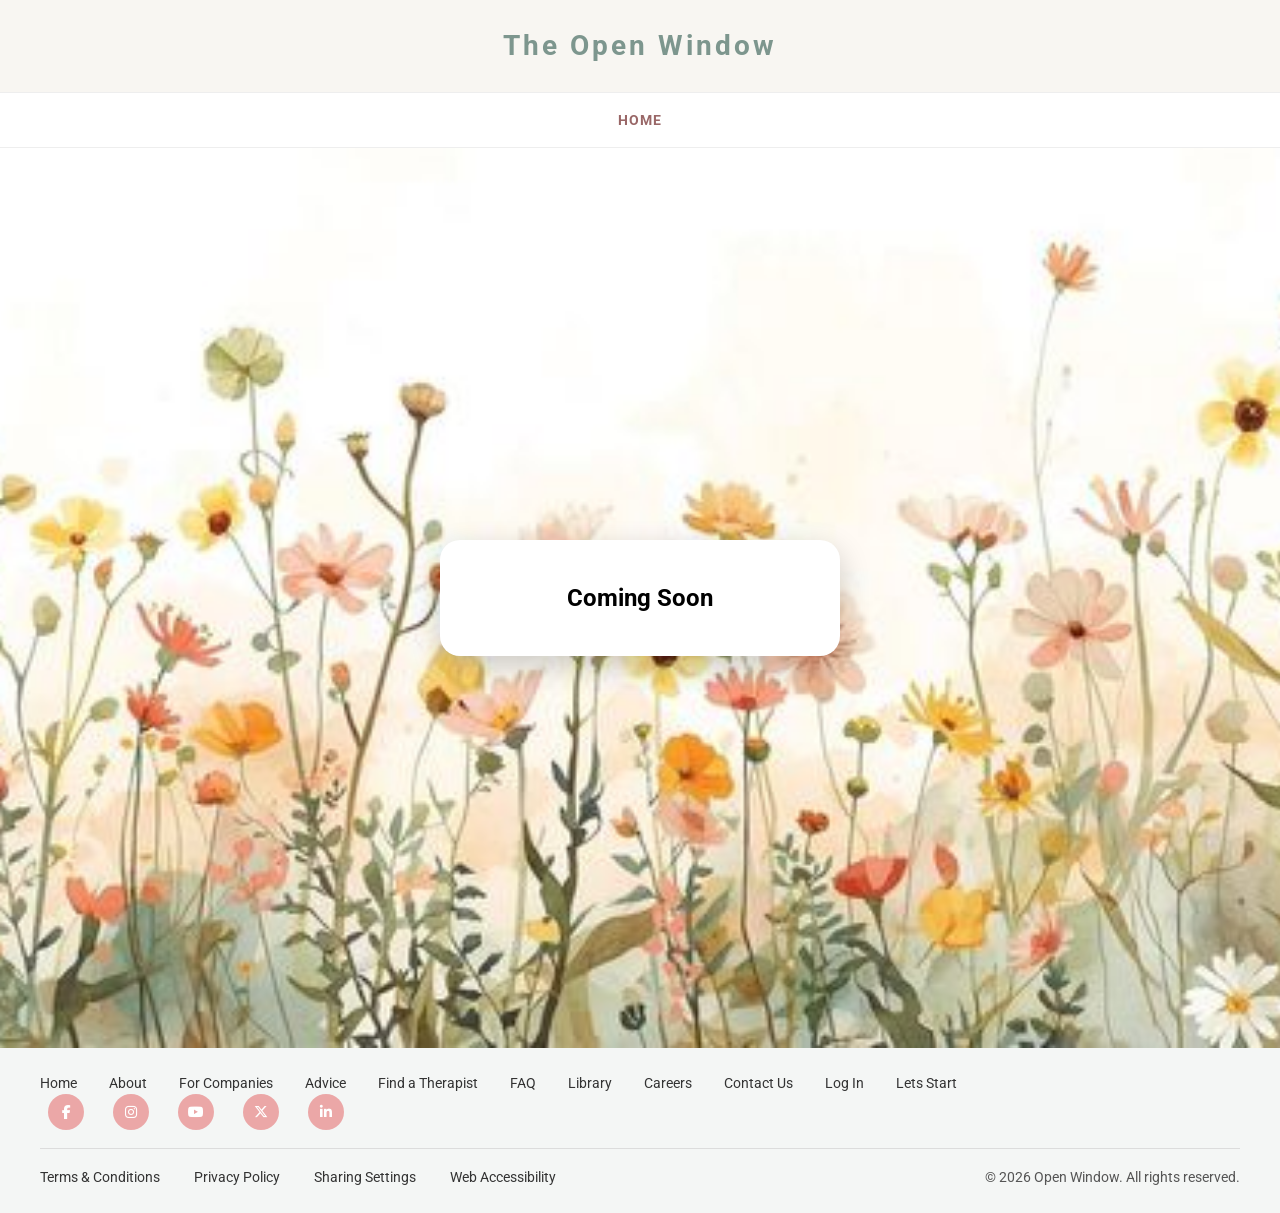
<file: advise.html>
<!DOCTYPE html>
<html lang="en">

<head>
    <meta charset="UTF-8">
    <meta name="viewport" content="width=device-width, initial-scale=1.0">
    <title>The Open Window</title>
    <link rel="stylesheet" href="style.css">
    <link rel="stylesheet" href="https://cdnjs.cloudflare.com/ajax/libs/font-awesome/6.5.0/css/all.min.css">

     <link rel="stylesheet" href="https://fonts.googleapis.com/css2?family=Roboto:wght@400;700&display=swap" rel="stylesheet">

    <style>
        /* .wave svg {
    display: block;
    width: 100%;
    height: 150px;
}  */

        .how-image img {
            width: 100%;
            max-width: 350px;
            aspect-ratio: 1 / 1;
            border-radius: 50%;
            object-fit: cover;
            display: block;
            margin: 0 auto;
        }
        /* Default desktop */
.nav-links {
  display: flex;
  list-style: none;
  gap: 30px;
}

/* Hide menu toggle on desktop */
.menu-toggle {
  display: none;
  font-size: 28px;
  cursor: pointer;
}

/* Mobile */
@media (max-width: 768px) {

  .menu-toggle {
    display: block;
  }

  .nav-links {
    position: absolute;
    top: 70px;
    right: 0;
    background: #cfd8d3;
    width: 100%;
    flex-direction: column;
    align-items: center;
    display: none;
    padding: 20px 0;
  }

  .nav-links.active {
    display: flex;
  }
}

/* ================= LOGIN BACKGROUND SECTION ================= */
.login-section{
  background:url("wallpaper\ \(1\).png") no-repeat center center;
  background-size:cover;
  min-height:100vh;
  display:flex;
  justify-content:center;
  align-items:center;
  position:relative;
  padding:40px 20px;
}

/* Overlay */
.login-section::before{
  content:"";
  position:absolute;
  inset:0;
  /* background: #f4f4f4;
  z-index: 1; */
  /* background:rgba(0,0,0,0.4); */
}

.login-section > *{
  position:relative;
  z-index:2;
  
}

/* ================= LOGIN CARD ================= */
.login-card{
  background:white;
  padding:40px;
  border-radius:20px;
  width:100%;
  max-width:400px;
  box-shadow:0 10px 30px rgba(0,0,0,0.2);
  text-align:center;
}

.login-card input{
  width:100%;
  padding:12px;
  margin-bottom:15px;
  border-radius:25px;
  border:1px solid #ccc;
}

.login-card button{
  width:100%;
  padding:12px;
  border:none;
  border-radius:25px;
  background:#f3aaaa;
  color:white;
  cursor:pointer;
  transition:0.3s;
}

.login-card button:hover{
  background:#996767;
}

.forgot{
  display:block;
  margin-top:10px;
  font-size:14px;
  text-decoration:none;
  color:#333;
}

.how-waves svg {
    display: block;
    width: 100%;
    height: 109px;
}
    </style>
</head>

<body>

    <!-- BRAND HEADER -->
    <header class="brand-header">
        <h1 class="brand">The Open Window</h1>
        <!-- <p class="tagline">Mental Health</p> -->
    </header>

    <!-- NAVBAR -->
    <nav class="navbar" id="navbar">
        <div class="menu-toggle" id="menu-toggle">&#9776;</div>

        <ul class="nav-links" id="nav-links">
            <li><a href="index.html">HOME</a></li>
          
        </ul>
    </nav>

   


   <section class="login-section">

  <div class="login-card">
    <h2>Coming Soon</h2>
    

</section>

    
       

     <script>
  const toggle = document.getElementById("menu-toggle");
  const navLinks = document.getElementById("nav-links");

  toggle.addEventListener("click", function () {
    navLinks.classList.toggle("active");
  });
</script>

      <!-- Footer -->
  <footer class="footer">
    <div class="footer-top">
      <div class="footer-links">
        <a href="index.html">Home</a>
        <a href="about.html">About</a>
        <a href="forcompanies.html">For Companies</a>
        <a href="">Advice</a>
        <a href="advise.html">Find a Therapist</a>
        <a href="individual.html">FAQ</a>
        <a href="#">Library</a>
        <a href="#">Careers</a>
        <a href="contactus.html">Contact Us</a>
        <a href="login.html">Log In </a>
        <a href="getstart.html">Lets Start</a>
      </div>

      <div class="social-icons">
        <a href="#"><i class="fab fa-facebook-f"></i></a>
        <a href="#"><i class="fab fa-instagram"></i></a>
        <a href="#"><i class="fab fa-youtube"></i></a>
        <a href="#"><i class="fab fa-x-twitter"></i></a>
        <a href="#"><i class="fab fa-linkedin-in"></i></a>
      </div>
    </div>

    <hr>

    <div class="footer-bottom">
      <div class="bottom-links">
        <a href="#">Terms & Conditions</a>
        <a href="#">Privacy Policy</a>
        <a href="#">Sharing Settings</a>
        <a href="#">Web Accessibility</a>
      </div>

      <div class="copyright">
        © 2026 Open Window. All rights reserved. 
      </div>
    </div>
  </footer>
</file>
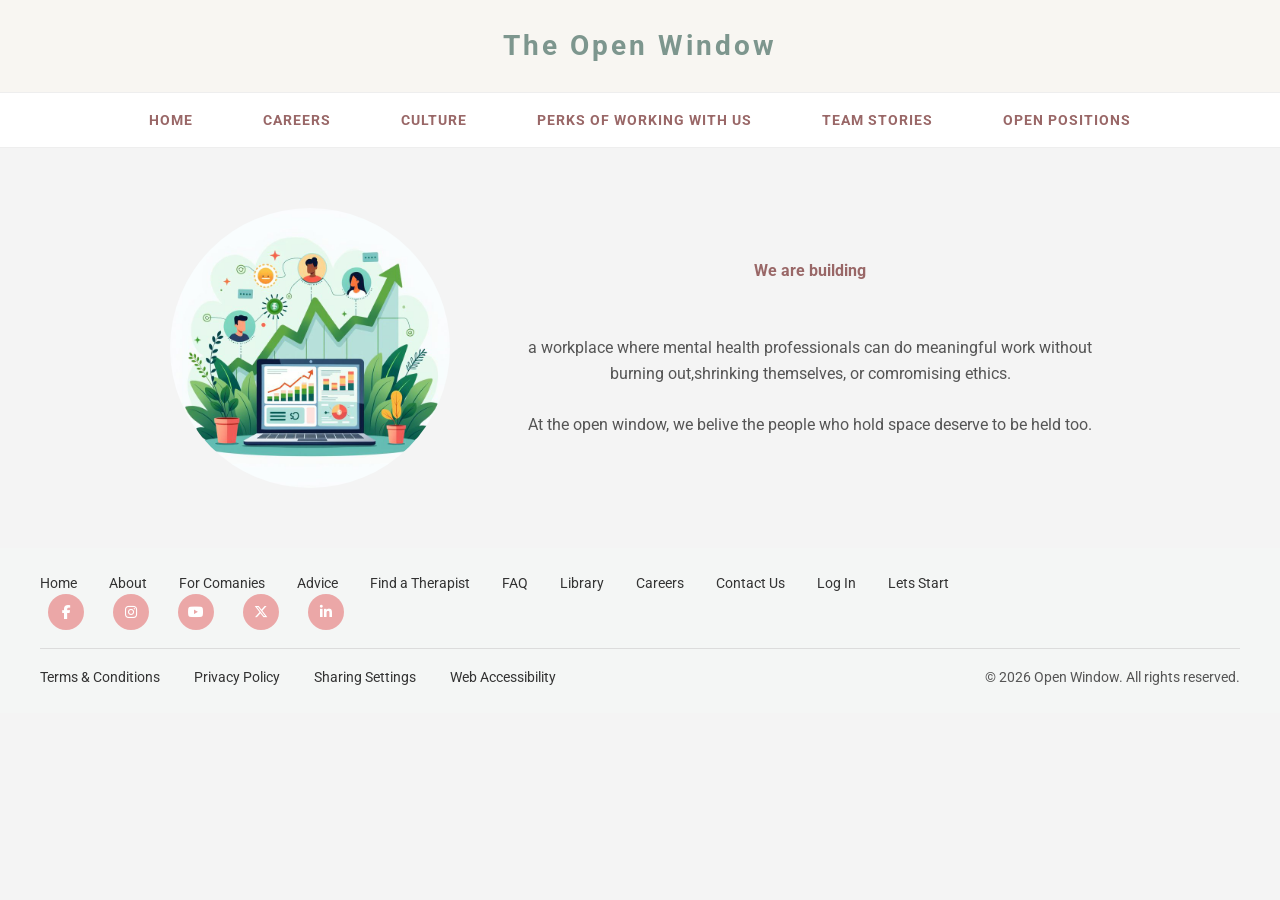
<file: careers.html>
<!DOCTYPE html>
<html lang="en">

<head>
    <meta charset="UTF-8">
    <meta name="viewport" content="width=device-width, initial-scale=1.0">
    <title>The Open Window</title>
    <link rel="stylesheet" href="style.css">
    <link rel="stylesheet" href="https://cdnjs.cloudflare.com/ajax/libs/font-awesome/6.5.0/css/all.min.css">
 <link rel="stylesheet" href="https://fonts.googleapis.com/css2?family=Roboto:wght@400;700&display=swap" rel="stylesheet">
    <style>
        /* .wave svg {
    display: block;
    width: 100%;
    height: 150px;
}  */

        .how-image img {
            width: 100%;
            max-width: 350px;
            aspect-ratio: 1 / 1;
            border-radius: 50%;
            object-fit: cover;
            display: block;
            margin: 0 auto;
        }

        /* Default desktop */
.nav-links {
  display: flex;
  list-style: none;
  gap: 30px;
}

/* Hide menu toggle on desktop */
.menu-toggle {
  display: none;
  font-size: 28px;
  cursor: pointer;
}

/* Mobile */
@media (max-width: 768px) {

  .menu-toggle {
    display: block;
  }

  .nav-links {
    position: absolute;
    top: 70px;
    right: 0;
    background: #cfd8d3;
    width: 100%;
    flex-direction: column;
    align-items: center;
    display: none;
    padding: 20px 0;
  }

  .nav-links.active {
    display: flex;
  }
}
 .how-waves svg {
    /* display: block;
    width: 100%; */
    height: 132px;
}

/* new css */
.how-container {
  display: flex;
  align-items: flex-start;   /* top-aligns content */
  justify-content: flex-start;
  gap: 60px;                 /* space between image & text */
  position: relative;        /* allows image to move freely */
  /* padding: 40px 20px; */
  flex-wrap: wrap;           /* for mobile */

    align-items: center;   /* 👈 auto adjusts vertically */
  justify-content: center;
 
  padding: 60px 20px;
  
}

/* IMAGE */
.how-image {
  position: relative;
                 /* move image slightly up */
  left: 0;                   /* push to the left corner */
  max-width: 280px;          /* controls size */
  flex-shrink: 0;            /* prevents shrinking on small screens */
}

.how-image img {
  width: 100%;
  border-radius: 50%;
  object-fit: cover;
  display: block;
}

/* TEXT */
.how-text {
  max-width: 600px;
  text-align: left;
  font-size: 16px;
  line-height: 1.6;
}

/* RESPONSIVE */
@media (max-width: 768px) {
  .how-container {
    flex-direction: column;
    align-items: center;
    padding: 20px 10px;
  }

  .how-image {
    top: 0;                  /* reset on mobile */
    left: 0;
    margin-bottom: 20px;
  }

  .how-text {
    max-width: 100%;
    text-align: center;
  }
}
    </style>
</head>

<body>

    <!-- BRAND HEADER -->
    <header class="brand-header">
        <h1 class="brand">The Open Window</h1>
        <!-- <p class="tagline">Mental Health</p> -->
    </header>

    <!-- NAVBAR -->
    <nav class="navbar" id="navbar">
        <div class="menu-toggle" id="menu-toggle">&#9776;</div>

        <ul class="nav-links" id="nav-links">
            <li><a href="index.html">HOME</a></li>
            <li><a href="careers.html">CAREERS</a></li>
            <li><a href="cultureee.html">CULTURE</a></li>
            <li><a href="workwithus.html">PERKS OF WORKING WITH US</a></li>
            <li><a href="teamstory.html">TEAM STORIES</a></li>
            <li><a href="openposition.html">OPEN POSITIONS</a></li>
        </ul>
    </nav>


    <!-- ===== HOW IT WORKS ===== -->

    <div class="how-container">

        <!-- IMAGE -->
        <div class="how-image">
            <img src="careear.png" alt="phylosophy">
        </div>

        <!-- TEXT -->
        <div class="how-text">
            <p><strong><span> We are building </span></strong></p>
             <br></br>
            <p>
               a workplace where mental health professionals can do meaningful work without burning out,shrinking themselves, or comromising ethics.
 <br></br>
               At the open window, we belive the people who hold space deserve to be held too.
 


            </p>
        </div>

    </div>

    </section>

   
        <script>
  const toggle = document.getElementById("menu-toggle");
  const navLinks = document.getElementById("nav-links");

  toggle.addEventListener("click", function () {
    navLinks.classList.toggle("active");
  });
</script>
    

  <!-- Footer -->
  <footer class="footer">
    <div class="footer-top">
      <div class="footer-links">
        <a href="index.html">Home</a>
        <a href="about.html">About</a>
        <a href="#">For Comanies</a>
        <a href="#">Advice</a>
        <a href="#">Find a Therapist</a>
        <a href="#">FAQ</a>
        <a href="#">Library</a>
        <a href="careers.html">Careers</a>
        <a href="#">Contact Us</a>
        <a href="login.html">Log In </a>
        <a href="getstart.html">Lets Start</a>
      </div>

      <div class="social-icons">
        <a href="#"><i class="fab fa-facebook-f"></i></a>
        <a href="#"><i class="fab fa-instagram"></i></a>
        <a href="#"><i class="fab fa-youtube"></i></a>
        <a href="#"><i class="fab fa-x-twitter"></i></a>
        <a href="#"><i class="fab fa-linkedin-in"></i></a>
      </div>
    </div>

    <hr>

    <div class="footer-bottom">
      <div class="bottom-links">
        <a href="#">Terms & Conditions</a>
        <a href="#">Privacy Policy</a>
        <a href="#">Sharing Settings</a>
        <a href="#">Web Accessibility</a>
      </div>

      <div class="copyright">
        © 2026 Open Window. All rights reserved. 
      </div>
    </div>
  </footer>
</file>
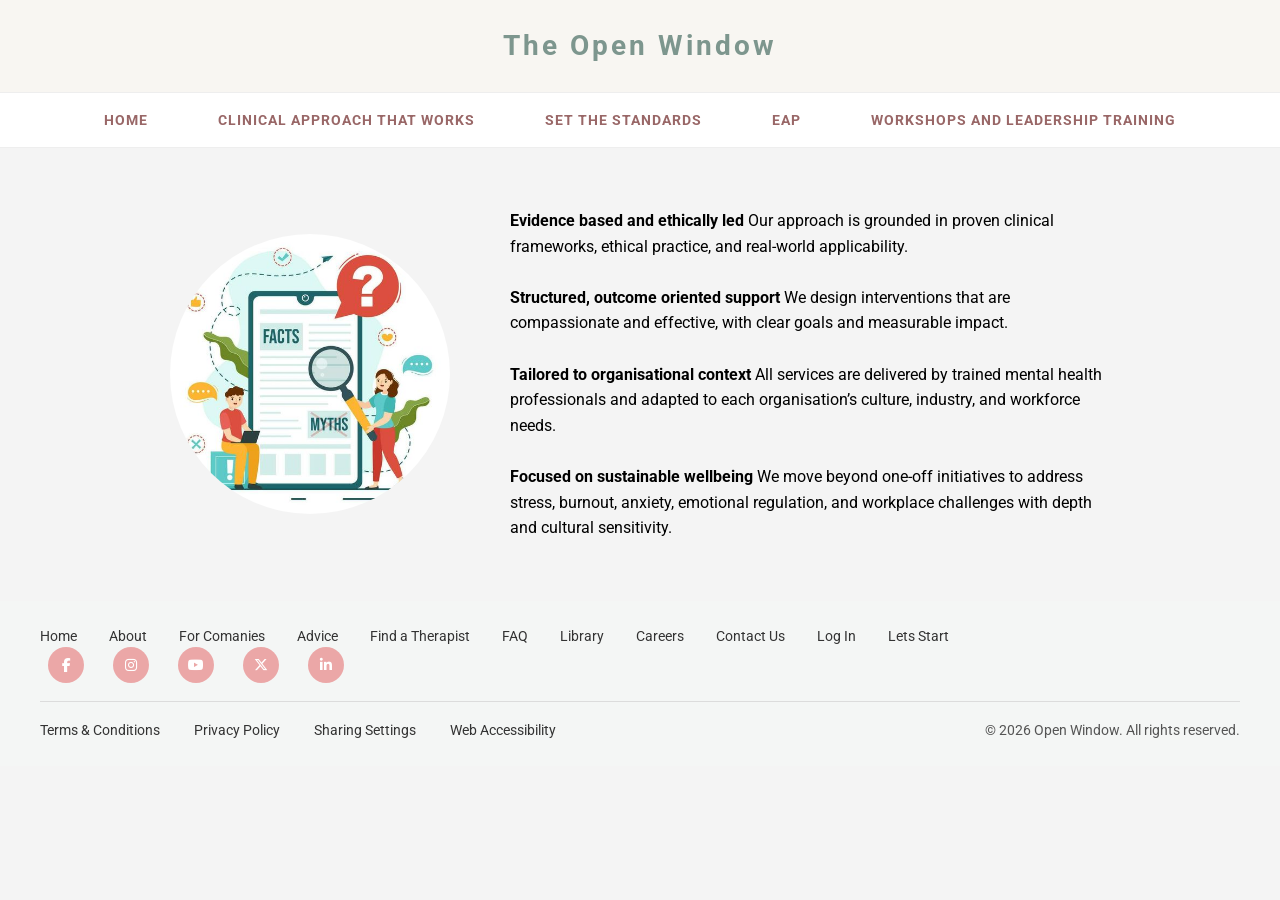
<file: clinicalapp.html>
<!DOCTYPE html>
<html lang="en">

<head>
    <meta charset="UTF-8">
    <meta name="viewport" content="width=device-width, initial-scale=1.0">
    <title>The Open Window</title>
    <link rel="stylesheet" href="style.css">
    <link rel="stylesheet" href="https://cdnjs.cloudflare.com/ajax/libs/font-awesome/6.5.0/css/all.min.css">
 <link rel="stylesheet" href="https://fonts.googleapis.com/css2?family=Roboto:wght@400;700&display=swap" rel="stylesheet">
    <style>
        /* .wave svg {
    display: block;
    width: 100%;
    height: 150px;
}  */

         .how-image img {
            width: 100%;
            max-width: 350px;
            aspect-ratio: 1 / 1;
            border-radius: 50%;
            object-fit: cover;
            display: block;
            margin: 0 auto;
        }

        /* Default desktop */
.nav-links {
  display: flex;
  list-style: none;
  gap: 30px;
}

/* Hide menu toggle on desktop */
.menu-toggle {
  display: none;
  font-size: 28px;
  cursor: pointer;
}

/* Mobile */
@media (max-width: 768px) {

  .menu-toggle {
    display: block;
  }

  .nav-links {
    position: absolute;
    top: 70px;
    right: 0;
    background: #cfd8d3;
    width: 100%;
    flex-direction: column;
    align-items: center;
    display: none;
    padding: 20px 0;
  }

  .nav-links.active {
    display: flex;
  }
}
 .how-waves svg {
    /* display: block;
    width: 100%; */
    height: 132px;
}

/* new css */
.how-container {
  display: flex;
  align-items: flex-start;   /* top-aligns content */
  justify-content: flex-start;
  gap: 60px;                 /* space between image & text */
  position: relative;        /* allows image to move freely */
  /* padding: 40px 20px; */
  flex-wrap: wrap;           /* for mobile */

    align-items: center;   /* 👈 auto adjusts vertically */
  justify-content: center;
 
  padding: 60px 20px;
  
}

/* IMAGE */
.how-image {
  position: relative;
               /* move image slightly up */
  left: 0;                   /* push to the left corner */
  max-width: 280px;          /* controls size */
  flex-shrink: 0;            /* prevents shrinking on small screens */
}

.how-image img {
  width: 100%;
  border-radius: 50%;
  object-fit: cover;
  display: block;
}

/* TEXT */
.how-text {
  max-width: 600px;
  text-align: left;
  font-size: 16px;
  line-height: 1.6;
}

/* RESPONSIVE */
@media (max-width: 768px) {
  .how-container {
    flex-direction: column;
    align-items: center;
    padding: 20px 10px;
  }

  .how-image {
    top: 0;                  /* reset on mobile */
    left: 0;
    margin-bottom: 20px;
  }

  .how-text {
    max-width: 100%;
    text-align: center;
  }
}

    </style>
</head>

<body>

    <!-- BRAND HEADER -->
    <header class="brand-header">
        <h1 class="brand">The Open Window</h1>
        <!-- <p class="tagline">Mental Health</p> -->
    </header>

    <!-- NAVBAR -->
    <nav class="navbar" id="navbar">
        <div class="menu-toggle" id="menu-toggle">&#9776;</div>

        <ul class="nav-links" id="nav-links">
            <li><a href="index.html">HOME</a></li>
            <li><a href="clinicalapp.html">CLINICAL APPROACH THAT WORKS</a></li>
            <li><a href="setthestandard.html">SET THE STANDARDS</a></li>
            <li><a href="eap.html">EAP</a></li>
            <li><a href="workwithus.html">WORKSHOPS AND LEADERSHIP TRAINING</a></li>
            <!-- <li><a href="openposition.html">OPEN POSITIONS</a></li> -->
        </ul>
    </nav>

    <!-- ===== HOW IT WORKS ===== -->

   <section class="middle-bg">

  <div class="how-container">

      <div class="how-image">
          <img src="evidence.png" alt="phylosophy">
      </div>

      <div class="how-text">
       <strong>  Evidence based and ethically led</strong>
Our approach is grounded in proven clinical frameworks, ethical practice, and real-world applicability.

<br></br>

<strong>   Structured, outcome oriented support </strong>
We design interventions that are compassionate and effective, with clear goals and measurable impact.
<br></br>
<strong>Tailored to organisational context</strong>
All services are delivered by trained mental health professionals and adapted to each organisation’s culture, industry, and workforce needs.
<br></br>
<strong>Focused on sustainable wellbeing</strong>
We move beyond one-off initiatives to address stress, burnout, anxiety, emotional regulation, and workplace challenges with depth and cultural sensitivity.
      </div>

  </div>

</section>

   
        <script>
  const toggle = document.getElementById("menu-toggle");
  const navLinks = document.getElementById("nav-links");

  toggle.addEventListener("click", function () {
    navLinks.classList.toggle("active");
  });
</script>
    

  <!-- Footer -->
  <footer class="footer">
    <div class="footer-top">
      <div class="footer-links">
        <a href="index.html">Home</a>
        <a href="about.html">About</a>
        <a href="forcompanies.html">For Comanies</a>
        <a href="#">Advice</a>
        <a href="#">Find a Therapist</a>
        <a href="#">FAQ</a>
        <a href="#">Library</a>
        <a href="careers.html">Careers</a>
        <a href="#">Contact Us</a>
        <a href="login.html">Log In </a>
        <a href="getstart.html">Lets Start</a>
      </div>

      <div class="social-icons">
        <a href="#"><i class="fab fa-facebook-f"></i></a>
        <a href="#"><i class="fab fa-instagram"></i></a>
        <a href="#"><i class="fab fa-youtube"></i></a>
        <a href="#"><i class="fab fa-x-twitter"></i></a>
        <a href="#"><i class="fab fa-linkedin-in"></i></a>
      </div>
    </div>

    <hr>

    <div class="footer-bottom">
      <div class="bottom-links">
        <a href="#">Terms & Conditions</a>
        <a href="#">Privacy Policy</a>
        <a href="#">Sharing Settings</a>
        <a href="#">Web Accessibility</a>
      </div>

      <div class="copyright">
        © 2026 Open Window. All rights reserved. 
      </div>
    </div>
  </footer>
</file>
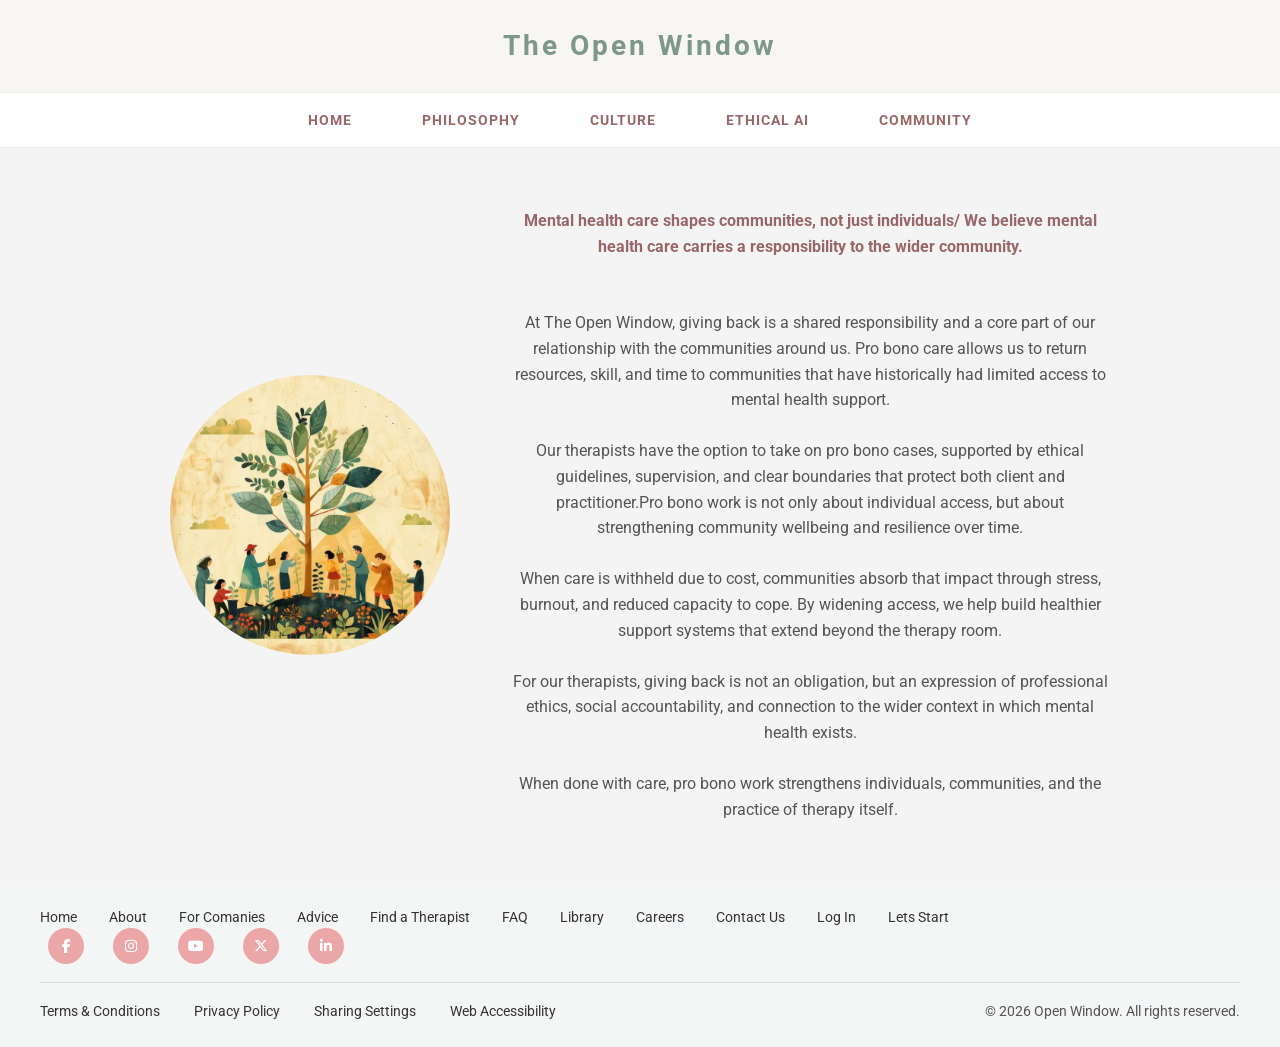
<file: community.html>
<!DOCTYPE html>
<html lang="en">

<head>
    <meta charset="UTF-8">
    <meta name="viewport" content="width=device-width, initial-scale=1.0">
    <title>The Open Window</title>
    <link rel="stylesheet" href="style.css">
    <link rel="stylesheet" href="https://cdnjs.cloudflare.com/ajax/libs/font-awesome/6.5.0/css/all.min.css">
 <link rel="stylesheet" href="https://fonts.googleapis.com/css2?family=Roboto:wght@400;700&display=swap" rel="stylesheet">
    <style>
        /* .wave svg {
    display: block;
    width: 100%;
    height: 150px;
}  */

        .how-image img {
            width: 100%;
            max-width: 350px;
            aspect-ratio: 1 / 1;
            border-radius: 50%;
            object-fit: cover;
            display: block;
            margin: 0 auto;
        }
        
        /* Default desktop */
.nav-links {
  display: flex;
  list-style: none;
  gap: 30px;
}

/* Hide menu toggle on desktop */
.menu-toggle {
  display: none;
  font-size: 28px;
  cursor: pointer;
}

/* Mobile */
@media (max-width: 768px) {

  .menu-toggle {
    display: block;
  }

  .nav-links {
    position: absolute;
    top: 70px;
    right: 0;
    background: #cfd8d3;
    width: 100%;
    flex-direction: column;
    align-items: center;
    display: none;
    padding: 20px 0;
  }

  .nav-links.active {
    display: flex;
  }
}
 .how-waves svg {
    /* display: block;
    width: 100%; */
    height: 132px;
}

/* new css */
.how-container {
  display: flex;
  align-items: flex-start;   /* top-aligns content */
  justify-content: flex-start;
  gap: 60px;                 /* space between image & text */
  position: relative;        /* allows image to move freely */
  /* padding: 40px 20px; */
  flex-wrap: wrap;           /* for mobile */

    align-items: center;   /* 👈 auto adjusts vertically */
  justify-content: center;
 
  padding: 60px 20px;
  
}

/* IMAGE */
.how-image {
  position: relative;
               /* move image slightly up */
  left: 0;                   /* push to the left corner */
  max-width: 280px;          /* controls size */
  flex-shrink: 0;            /* prevents shrinking on small screens */
}

.how-image img {
  width: 100%;
  border-radius: 50%;
  object-fit: cover;
  display: block;
}

/* TEXT */
.how-text {
  max-width: 600px;
  text-align: left;
  font-size: 16px;
  line-height: 1.6;
}

/* RESPONSIVE */
@media (max-width: 768px) {
  .how-container {
    flex-direction: column;
    align-items: center;
    padding: 20px 10px;
  }

  .how-image {
    top: 0;                  /* reset on mobile */
    left: 0;
    margin-bottom: 20px;
  }

  .how-text {
    max-width: 100%;
    text-align: center;
  }
}
    </style>
</head>

<body>

    <!-- BRAND HEADER -->
    <header class="brand-header">
        <h1 class="brand">The Open Window</h1>
        <!-- <p class="tagline">Mental Health</p> -->
    </header>

    <!-- NAVBAR -->
    <nav class="navbar" id="navbar">
        <div class="menu-toggle" id="menu-toggle">&#9776;</div>

        <ul class="nav-links" id="nav-links">
            <li><a href="index.html">HOME</a></li>
            <li><a href="phylosophy.html">PHILOSOPHY</a></li>
            <li><a href="culture.html">CULTURE</a></li>
            <li><a href="ethicalai.html">ETHICAL AI</a></li>
            <li><a href="community.html">COMMUNITY</a></li>
        </ul>
    </nav>

    <!-- ===== HOW IT WORKS ===== -->

    <div class="how-container">

        <!-- IMAGE -->
        <div class="how-image">
            <img src="community (2).png" alt="phylosophy">
        </div>

        <!-- TEXT -->
        <div class="how-text">
            <p><strong><span> Mental health care shapes communities, not just individuals/ We believe mental health care
                    carries a responsibility to the wider community.</strong></p>
            <br></br>
            <p>
                At The Open Window, giving back is a shared responsibility and a core part of our relationship with the
                communities around us. Pro bono care allows us to return resources, skill, and time to communities that
                have historically had limited access to mental health support.
<br></br>
                Our therapists have the option to take on pro bono cases, supported by ethical guidelines, supervision,
                and clear boundaries that protect both client and practitioner.Pro bono work is not only about
                individual access, but about strengthening community wellbeing and resilience over time.
<br></br>
                When care is withheld due to cost, communities absorb that impact through stress, burnout, and reduced
                capacity to cope. By widening access, we help build healthier support systems that extend beyond the
                therapy room.
<br></br>
                For our therapists, giving back is not an obligation, but an expression of professional ethics, social
                accountability, and connection to the wider context in which mental health exists.
<br></br>
                When done with care, pro bono work strengthens individuals, communities, and the practice of therapy
                itself.

            </p>
        </div>

    </div>

    </section>

 <script>
  const toggle = document.getElementById("menu-toggle");
  const navLinks = document.getElementById("nav-links");

  toggle.addEventListener("click", function () {
    navLinks.classList.toggle("active");
  });
</script>
      <!-- Footer -->
  <footer class="footer">
    <div class="footer-top">
      <div class="footer-links">
        <a href="index.html">Home</a>
        <a href="about.html">About</a>
        <a href="#">For Comanies</a>
        <a href="#">Advice</a>
        <a href="#">Find a Therapist</a>
        <a href="#">FAQ</a>
        <a href="#">Library</a>
        <a href="#">Careers</a>
        <a href="#">Contact Us</a>
        <a href="login.html">Log In </a>
        <a href="getstart.html">Lets Start</a>
      </div>

      <div class="social-icons">
        <a href="#"><i class="fab fa-facebook-f"></i></a>
        <a href="#"><i class="fab fa-instagram"></i></a>
        <a href="#"><i class="fab fa-youtube"></i></a>
        <a href="#"><i class="fab fa-x-twitter"></i></a>
        <a href="#"><i class="fab fa-linkedin-in"></i></a>
      </div>
    </div>

    <hr>

    <div class="footer-bottom">
      <div class="bottom-links">
        <a href="#">Terms & Conditions</a>
        <a href="#">Privacy Policy</a>
        <a href="#">Sharing Settings</a>
        <a href="#">Web Accessibility</a>
      </div>

      <div class="copyright">
        © 2026 Open Window. All rights reserved. 
      </div>
    </div>
  </footer>
</file>
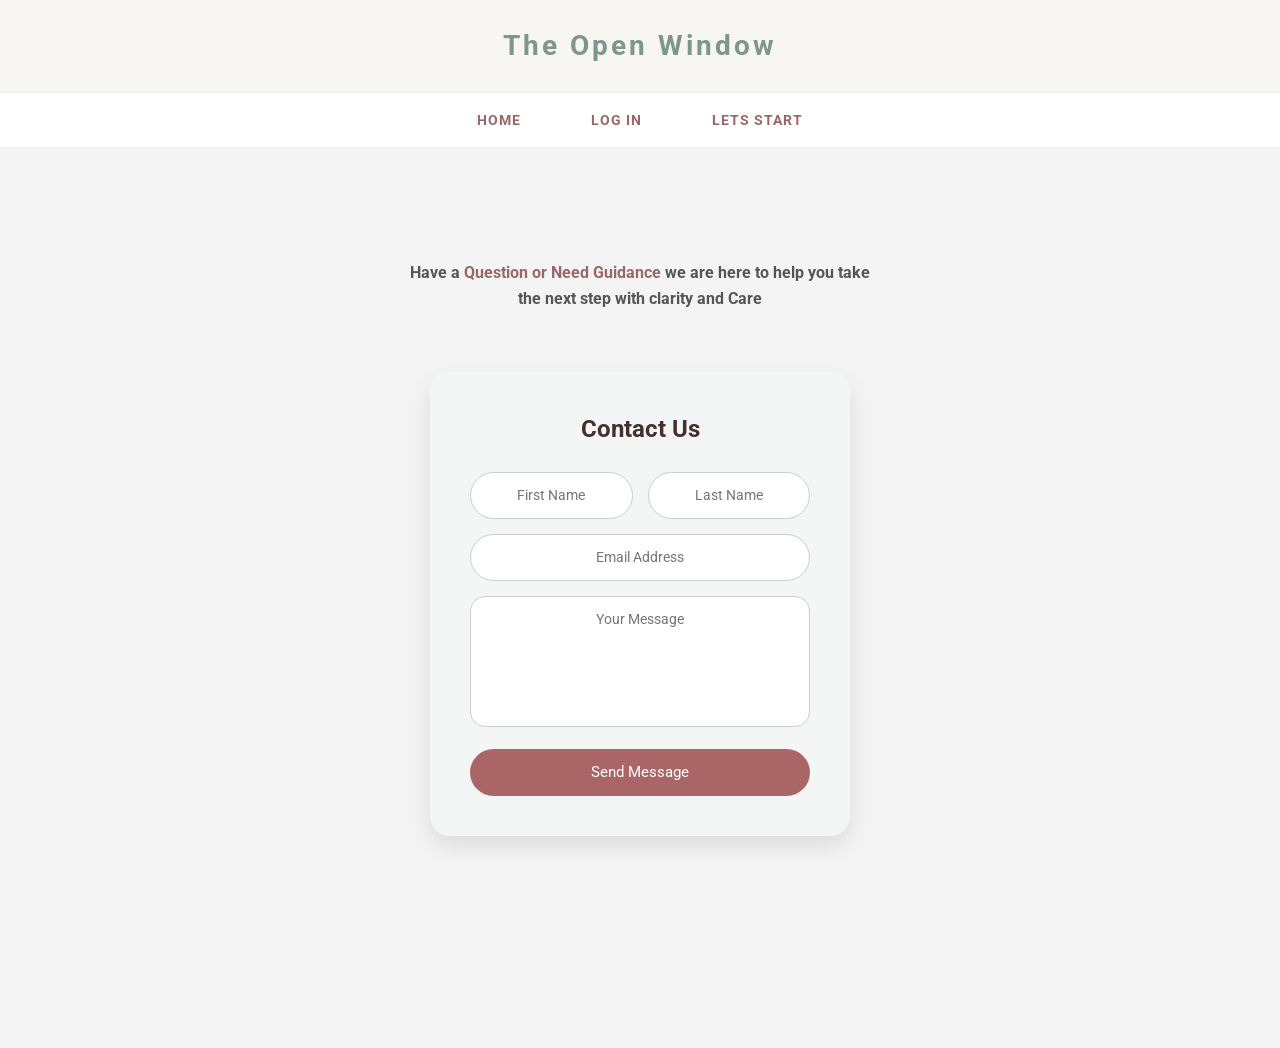
<file: contactus.html>
<!DOCTYPE html>
<html lang="en">

<head>
    <meta charset="UTF-8">
    <meta name="viewport" content="width=device-width, initial-scale=1.0">
    <title>The Open Window</title>
    <link rel="stylesheet" href="style.css">
    <link rel="stylesheet" href="https://cdnjs.cloudflare.com/ajax/libs/font-awesome/6.5.0/css/all.min.css">

     <link rel="stylesheet" href="https://fonts.googleapis.com/css2?family=Roboto:wght@400;700&display=swap" rel="stylesheet">

    <style>
        /* .wave svg {
    display: block;
    width: 100%;
    height: 150px;
}  */

        .how-image img {
            width: 100%;
            max-width: 350px;
            aspect-ratio: 1 / 1;
            border-radius: 50%;
            object-fit: cover;
            display: block;
            margin: 0 auto;
             
        }

        
        /* Default desktop */
.nav-links {
  display: flex;
  list-style: none;
  gap: 30px;
}

/* Hide menu toggle on desktop */
.menu-toggle {
  display: none;
  font-size: 28px;
  cursor: pointer;
}

/* Mobile */
@media (max-width: 768px) {

  .menu-toggle {
    display: block;
  }

  .nav-links {
    position: absolute;
    top: 70px;
    right: 0;
    background: #2a8553;
    width: 100%;
    flex-direction: column;
    align-items: center;
    display: none;
    padding: 20px 0;
  }

  .nav-links.active {
    display: flex;
  }
}
/* CONTACT SECTION */
.contact-container {
  display: flex;
  justify-content: center;
  align-items: center;
  padding: 60px 20px;
  
}

.contact-card {
  background: #f4f6f5;
  padding: 40px;
  border-radius: 20px;
  width: 100%;
  max-width: 500px;
  box-shadow: 0 10px 25px rgba(0,0,0,0.1);
}

.contact-card h2 {
  text-align: center;
  margin-bottom: 25px;
  color: #462f2f;
}

.input-row {
  display: flex;
  gap: 15px;
}

.contact-card input,
.contact-card textarea {
  width: 100%;
  padding: 12px 15px;
  margin-bottom: 15px;
  border-radius: 25px;
  border: 1px solid #ccc;
  font-size: 14px;
  outline: none;
}

.contact-card textarea {
  border-radius: 15px;
  resize: none;
}

.contact-card input:focus,
.contact-card textarea:focus {
  border-color: #3d7c4b;
}

.contact-card button {
  width: 100%;
  padding: 12px;
  border: none;
  border-radius: 25px;
  background: #aa6666;
  color: white;
  font-size: 15px;
  cursor: pointer;
  transition: 0.3s;
}

.contact-card button:hover {
  background: #996767;
}

/* Responsive */
@media (max-width: 600px) {
  .input-row {
    flex-direction: column;
  }
}

.how-waves svg {
    display: block;
    width: 100%;
    height: 100px;
}

/* 
.how-container {
    background-image: url("wallpaper.png");
     min-height: 100vh;
    background-size: cover;
    background-position: center;
    padding-top: 30px;
  
  display:flex;
  justify-content:center;
  align-items:center;
  position:relative;
  padding:40px 20px;
} */

.how-container {
    min-height: 100vh;
    width: 100%;

    /* background-image: url("wallpaper.png"); */
    background-size: cover;
    background-position: center;
    background-repeat: no-repeat;

    padding: 80px 20px;
}

.how-text {
    margin-bottom: 40px;
    text-align: center;
}


/* ================= FOOTER ================= */


    </style>
</head>

<body>

    <!-- BRAND HEADER -->
    <header class="brand-header">
        <h1 class="brand">The Open Window</h1>
        <!-- <p class="tagline">Mental Health</p> -->
    </header>

    <!-- NAVBAR -->
    <nav class="navbar" id="navbar">
        <div class="menu-toggle" id="menu-toggle">&#9776;</div>
    
    <ul class="nav-links" id="nav-links">
      <li><a href="index.html">HOME</a></li>

        <ul class="nav-links" id="nav-links">
            <li><a href="login.html">LOG IN</a></li>
            <li><a href="getstart.html">LETS START</a></li>
          
        </ul>
    </nav>


  


   

    
        <!-- TEXT -->

         <!-- ===== form  ===== -->
          <div class="how-container">
         

        <!-- TEXT -->
        <div class="how-text">
            <p><strong>Have a<span> Question or Need Guidance</span> we are here to help you take the next step with clarity and Care</strong></p>

         <!-- ===== CONTACT FORM ===== -->
<div class="contact-container">
  <div class="contact-card">
    <h2>Contact Us</h2>


    <form id="contactForm">
      <div class="input-row">
        <input type="text" id="firstName" placeholder="First Name" required>
        <input type="text" id="lastName" placeholder="Last Name" required>
      </div>

      <input type="email" id="email" placeholder="Email Address" required>

      <textarea id="message" rows="5" placeholder="Your Message" required></textarea>

      <button type="submit">Send Message</button>
    </form>
  </div>
</div>

   

     <script>
document.getElementById("contactForm").addEventListener("submit", function(e){
  e.preventDefault();

  const firstName = document.getElementById("firstName").value;
  const lastName = document.getElementById("lastName").value;
  const email = document.getElementById("email").value;
  const message = document.getElementById("message").value;

  const fullMessage =
    `Hello, my name is ${firstName} ${lastName}%0A` +
    `Email: ${email}%0A` +
    `Message: ${message}`;

  const phoneNumber = "YOURNUMBER"; // replace this

  window.open(`https://wa.me/${phoneNumber}?text=${fullMessage}`, "_blank");
});



</script>
</file>
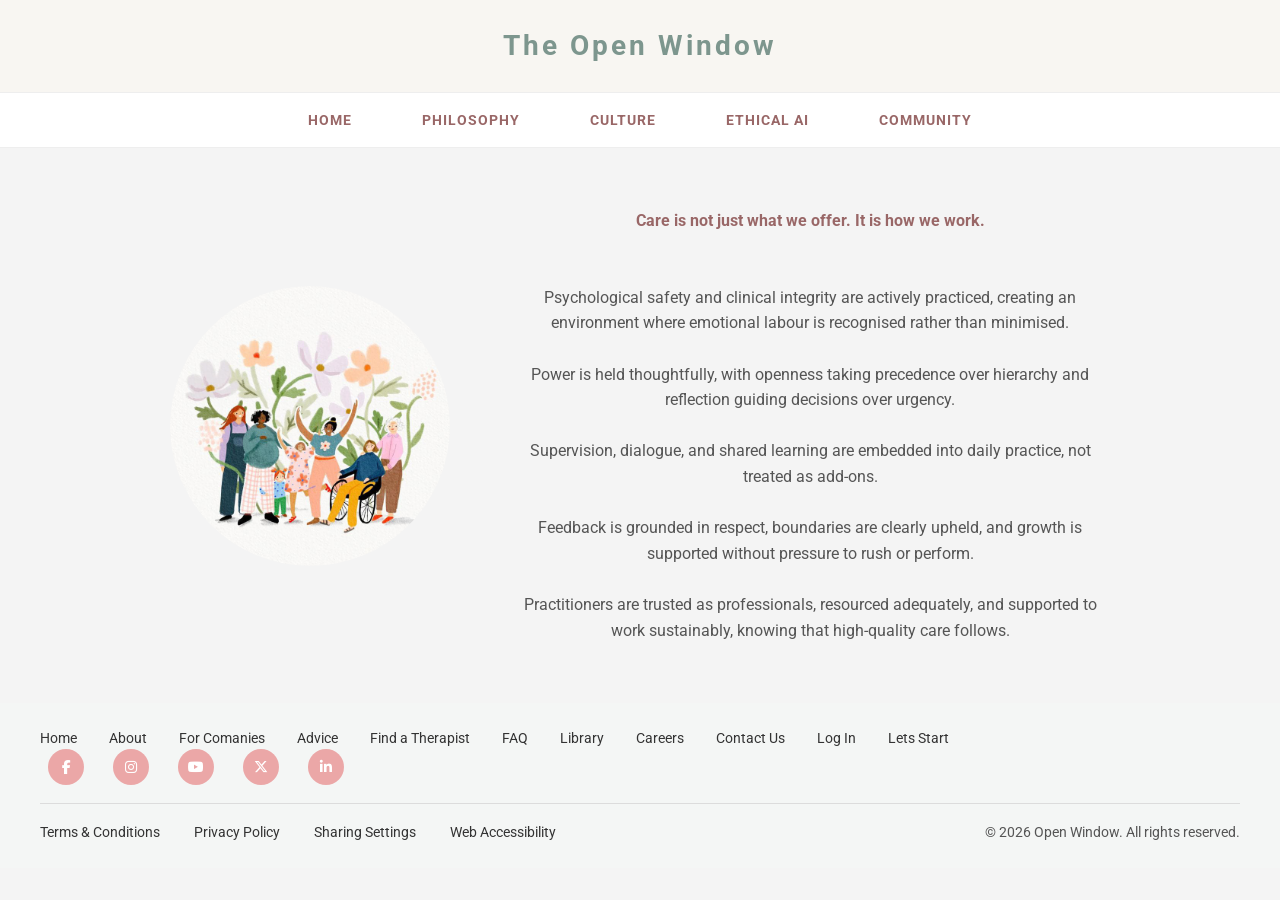
<file: culture.html>
<!DOCTYPE html>
<html lang="en">

<head>
    <meta charset="UTF-8">
    <meta name="viewport" content="width=device-width, initial-scale=1.0">
    <title>The Open Window</title>
    <link rel="stylesheet" href="style.css">
    <link rel="stylesheet" href="https://cdnjs.cloudflare.com/ajax/libs/font-awesome/6.5.0/css/all.min.css">
 <link rel="stylesheet" href="https://fonts.googleapis.com/css2?family=Roboto:wght@400;700&display=swap" rel="stylesheet">
    <style>
        /* .wave svg {
    display: block;
    width: 100%;
    height: 150px;
}  */

        .how-image img {
            width: 100%;
            max-width: 350px;
            aspect-ratio: 1 / 1;
            border-radius: 50%;
            object-fit: cover;
            display: block;
            margin: 0 auto;
        }

        
        /* Default desktop */
.nav-links {
  display: flex;
  list-style: none;
  gap: 30px;
}

/* Hide menu toggle on desktop */
.menu-toggle {
  display: none;
  font-size: 28px;
  cursor: pointer;
}

/* Mobile */
@media (max-width: 768px) {

  .menu-toggle {
    display: block;
  }

  .nav-links {
    position: absolute;
    top: 70px;
    right: 0;
    background: #cfd8d3;
    width: 100%;
    flex-direction: column;
    align-items: center;
    display: none;
    padding: 20px 0;
  }

  .nav-links.active {
    display: flex;
  }
}

 .how-waves svg {
    /* display: block;
    width: 100%; */
    height: 132px;
}

/* new css */
.how-container {
  display: flex;
  align-items: flex-start;   /* top-aligns content */
  justify-content: flex-start;
  gap: 60px;                 /* space between image & text */
  position: relative;        /* allows image to move freely */
  padding: 40px 20px;
  flex-wrap: wrap;           /* for mobile */
}

.how-container {
  display: flex;
  align-items: flex-start;   /* top-aligns content */
  justify-content: flex-start;
  gap: 60px;                 /* space between image & text */
  position: relative;        /* allows image to move freely */
  /* padding: 40px 20px; */
  flex-wrap: wrap;           /* for mobile */

    align-items: center;   /* 👈 auto adjusts vertically */
  justify-content: center;
 
  padding: 60px 20px;
  
}

/* IMAGE */
.how-image {
  position: relative;
                /* move image slightly up */
  left: 0;                   /* push to the left corner */
  max-width: 280px;          /* controls size */
  flex-shrink: 0;            /* prevents shrinking on small screens */
}

.how-image img {
  width: 100%;
  border-radius: 50%;
  object-fit: cover;
  display: block;
}

/* TEXT */
.how-text {
  max-width: 600px;
  text-align: left;
  font-size: 16px;
  line-height: 1.6;
}

/* RESPONSIVE */
@media (max-width: 768px) {
  .how-container {
    flex-direction: column;
    align-items: center;
    padding: 20px 10px;
  }

  .how-image {
    top: 0;                  /* reset on mobile */
    left: 0;
    margin-bottom: 20px;
  }

  .how-text {
    max-width: 100%;
    text-align: center;
  }
}
    </style>
</head>

<body>

    <!-- BRAND HEADER -->
    <header class="brand-header">
        <h1 class="brand">The Open Window</h1>
        <!-- <p class="tagline">Mental Health</p> -->
    </header>

    <!-- NAVBAR -->
    <nav class="navbar" id="navbar">
        <div class="menu-toggle" id="menu-toggle">&#9776;</div>

        <ul class="nav-links" id="nav-links">
            <li><a href="index.html">HOME</a></li>
            <li><a href="phylosophy.html">PHILOSOPHY</a></li>
            <li><a href="culture.html">CULTURE</a></li>
            <li><a href="ethicalai.html">ETHICAL AI</a></li>
            <li><a href="community.html">COMMUNITY</a></li>
        </ul>
    </nav>


    <!-- ===== HOW IT WORKS ===== -->

    <div class="how-container">

        <!-- IMAGE -->
        <div class="how-image">
            <img src="culture.png" alt="phylosophy">
        </div>

        <!-- TEXT -->
        <div class="how-text">
            <p><strong><span> Care is not just what we offer. It is how we work.</span></strong></p>
            <br></br>

            <p>
                Psychological safety and clinical integrity are actively practiced, creating an environment where emotional labour is recognised rather than minimised.
 <br></br>
Power is held thoughtfully, with openness taking precedence over hierarchy and reflection guiding decisions over urgency.
 <br></br>
Supervision, dialogue, and shared learning are embedded into daily practice, not treated as add-ons.
 <br></br>
Feedback is grounded in respect, boundaries are clearly upheld, and growth is supported without pressure to rush or perform.
 <br></br>
Practitioners are trusted as professionals, resourced adequately, and supported to work sustainably, knowing that high-quality care follows.



            </p>
        </div>

    </div>

    </section>

     <script>
  const toggle = document.getElementById("menu-toggle");
  const navLinks = document.getElementById("nav-links");

  toggle.addEventListener("click", function () {
    navLinks.classList.toggle("active");
  });
</script>

      <!-- Footer -->
  <footer class="footer">
    <div class="footer-top">
      <div class="footer-links">
        <a href="index.html">Home</a>
        <a href="about.html">About</a>
        <a href="#">For Comanies</a>
        <a href="#">Advice</a>
        <a href="#">Find a Therapist</a>
        <a href="#">FAQ</a>
        <a href="#">Library</a>
        <a href="#">Careers</a>
        <a href="#">Contact Us</a>
        <a href="login.html">Log In </a>
        <a href="getstart.html">Lets Start</a>
      </div>

      <div class="social-icons">
        <a href="#"><i class="fab fa-facebook-f"></i></a>
        <a href="#"><i class="fab fa-instagram"></i></a>
        <a href="#"><i class="fab fa-youtube"></i></a>
        <a href="#"><i class="fab fa-x-twitter"></i></a>
        <a href="#"><i class="fab fa-linkedin-in"></i></a>
      </div>
    </div>

    <hr>

    <div class="footer-bottom">
      <div class="bottom-links">
        <a href="#">Terms & Conditions</a>
        <a href="#">Privacy Policy</a>
        <a href="#">Sharing Settings</a>
        <a href="#">Web Accessibility</a>
      </div>

      <div class="copyright">
        © 2026 Open Window. All rights reserved.
      </div>
    </div>
  </footer>
</file>
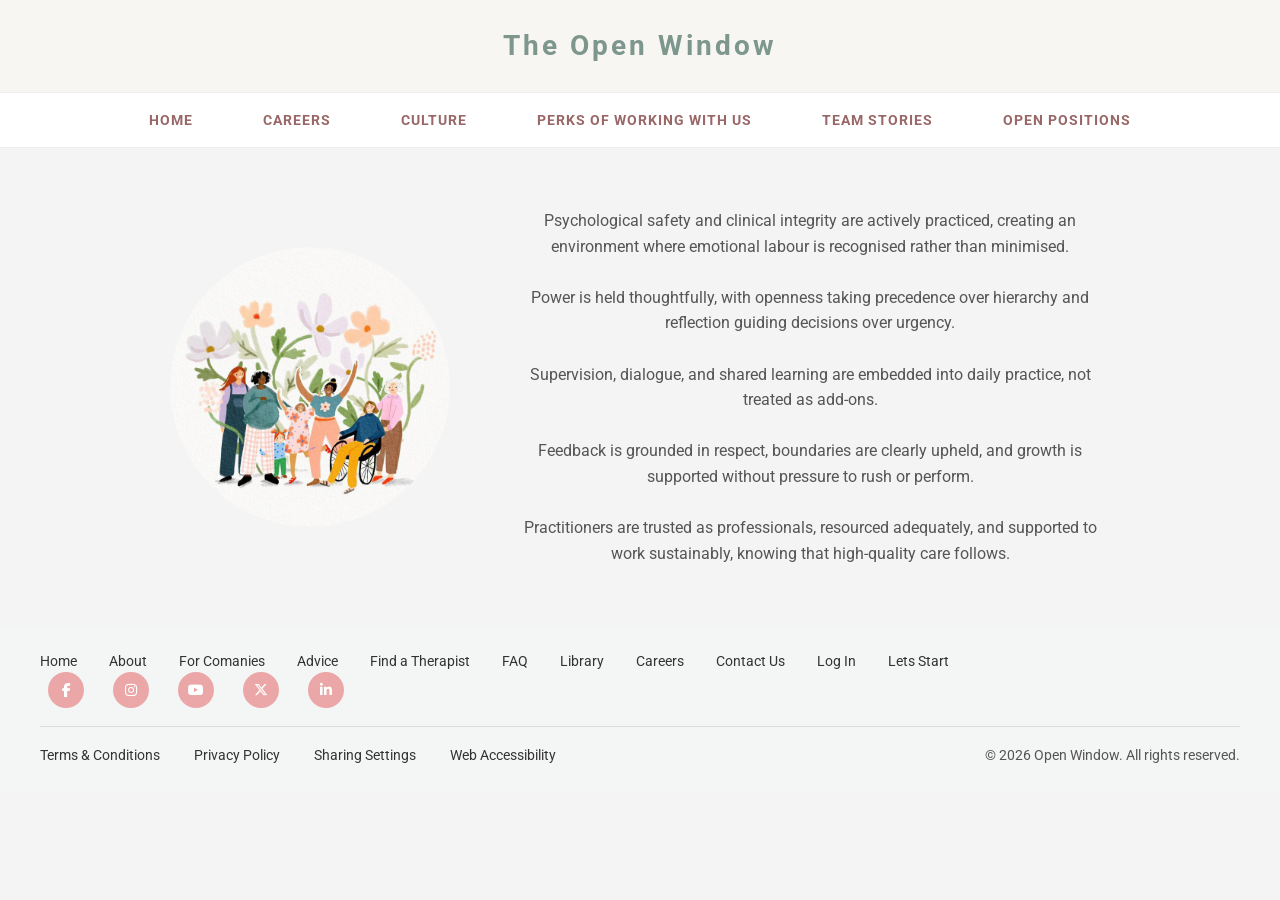
<file: cultureee.html>
<!DOCTYPE html>
<html lang="en">

<head>
    <meta charset="UTF-8">
    <meta name="viewport" content="width=device-width, initial-scale=1.0">
    <title>The Open Window</title>
    <link rel="stylesheet" href="style.css">
    <link rel="stylesheet" href="https://cdnjs.cloudflare.com/ajax/libs/font-awesome/6.5.0/css/all.min.css">
 <link rel="stylesheet" href="https://fonts.googleapis.com/css2?family=Roboto:wght@400;700&display=swap" rel="stylesheet">
    <style>
        /* .wave svg {
    display: block;
    width: 100%;
    height: 150px;
}  */

        .how-image img {
            width: 100%;
            max-width: 350px;
            aspect-ratio: 1 / 1;
            border-radius: 50%;
            object-fit: cover;
            display: block;
            margin: 0 auto;
        }

        /* Default desktop */
.nav-links {
  display: flex;
  list-style: none;
  gap: 30px;
}

/* Hide menu toggle on desktop */
.menu-toggle {
  display: none;
  font-size: 28px;
  cursor: pointer;
}

/* Mobile */
@media (max-width: 768px) {

  .menu-toggle {
    display: block;
  }

  .nav-links {
    position: absolute;
    top: 70px;
    right: 0;
    background: #cfd8d3;
    width: 100%;
    flex-direction: column;
    align-items: center;
    display: none;
    padding: 20px 0;
  }

  .nav-links.active {
    display: flex;
  }
}
 .how-waves svg {
    /* display: block;
    width: 100%; */
    height: 132px;
}

/* new css */
.how-container {
  display: flex;
  align-items: flex-start;   /* top-aligns content */
  justify-content: flex-start;
  gap: 60px;                 /* space between image & text */
  position: relative;        /* allows image to move freely */
  /* padding: 40px 20px; */
  flex-wrap: wrap;           /* for mobile */

    align-items: center;   /* 👈 auto adjusts vertically */
  justify-content: center;
 
  padding: 60px 20px;
  
}

/* IMAGE */
.how-image {
  position: relative;
                 /* move image slightly up */
  left: 0;                   /* push to the left corner */
  max-width: 280px;          /* controls size */
  flex-shrink: 0;            /* prevents shrinking on small screens */
}

.how-image img {
  width: 100%;
  border-radius: 50%;
  object-fit: cover;
  display: block;
}

/* TEXT */
.how-text {
  max-width: 600px;
  text-align: left;
  font-size: 16px;
  line-height: 1.6;
}

/* RESPONSIVE */
@media (max-width: 768px) {
  .how-container {
    flex-direction: column;
    align-items: center;
    padding: 20px 10px;
  }

  .how-image {
    top: 0;                  /* reset on mobile */
    left: 0;
    margin-bottom: 20px;
  }

  .how-text {
    max-width: 100%;
    text-align: center;
  }
}
    </style>
</head>

<body>

    <!-- BRAND HEADER -->
    <header class="brand-header">
        <h1 class="brand">The Open Window</h1>
        <!-- <p class="tagline">Mental Health</p> -->
    </header>

    <!-- NAVBAR -->
    <nav class="navbar" id="navbar">
        <div class="menu-toggle" id="menu-toggle">&#9776;</div>
 <ul class="nav-links" id="nav-links">
            <li><a href="index.html">HOME</a></li>
            <li><a href="careers.html">CAREERS</a></li>
            <li><a href="cultureee.html">CULTURE</a></li>
            <li><a href="workwithus.html">PERKS OF WORKING WITH US</a></li>
            <li><a href="teamstory.html">TEAM STORIES</a></li>
            <li><a href="openposition.html">OPEN POSITIONS</a></li>
        </ul>
    </nav>

    <!-- ===== HOW IT WORKS ===== -->

    <div class="how-container">

        <!-- IMAGE -->
        <div class="how-image">
            <img src="culture.png" alt="phylosophy">
        </div>

        <!-- TEXT -->
        <div class="how-text">
            <p>
              Psychological safety and clinical integrity are actively practiced, creating an environment where emotional labour is recognised rather than minimised.
<br></br>
Power is held thoughtfully, with openness taking precedence over hierarchy and reflection guiding decisions over urgency.
<br></br>
Supervision, dialogue, and shared learning are embedded into daily practice, not treated as add-ons.
<br></br>
Feedback is grounded in respect, boundaries are clearly upheld, and growth is supported without pressure to rush or perform.
<br></br>
Practitioners are trusted as professionals, resourced adequately, and supported to work sustainably, knowing that high-quality care follows.
 


            </p>
        </div>

    </div>

    </section>

   
        <script>
  const toggle = document.getElementById("menu-toggle");
  const navLinks = document.getElementById("nav-links");

  toggle.addEventListener("click", function () {
    navLinks.classList.toggle("active");
  });
</script>
    

  <!-- Footer -->
  <footer class="footer">
    <div class="footer-top">
      <div class="footer-links">
        <a href="index.html">Home</a>
        <a href="about.html">About</a>
        <a href="#">For Comanies</a>
        <a href="#">Advice</a>
        <a href="#">Find a Therapist</a>
        <a href="#">FAQ</a>
        <a href="#">Library</a>
        <a href="careers.html">Careers</a>
        <a href="#">Contact Us</a>
        <a href="login.html">Log In </a>
        <a href="getstart.html">Lets Start</a>
      </div>

      <div class="social-icons">
        <a href="#"><i class="fab fa-facebook-f"></i></a>
        <a href="#"><i class="fab fa-instagram"></i></a>
        <a href="#"><i class="fab fa-youtube"></i></a>
        <a href="#"><i class="fab fa-x-twitter"></i></a>
        <a href="#"><i class="fab fa-linkedin-in"></i></a>
      </div>
    </div>

    <hr>

    <div class="footer-bottom">
      <div class="bottom-links">
        <a href="#">Terms & Conditions</a>
        <a href="#">Privacy Policy</a>
        <a href="#">Sharing Settings</a>
        <a href="#">Web Accessibility</a>
      </div>

      <div class="copyright">
        © 2026 Open Window. All rights reserved.
      </div>
    </div>
  </footer>
</file>
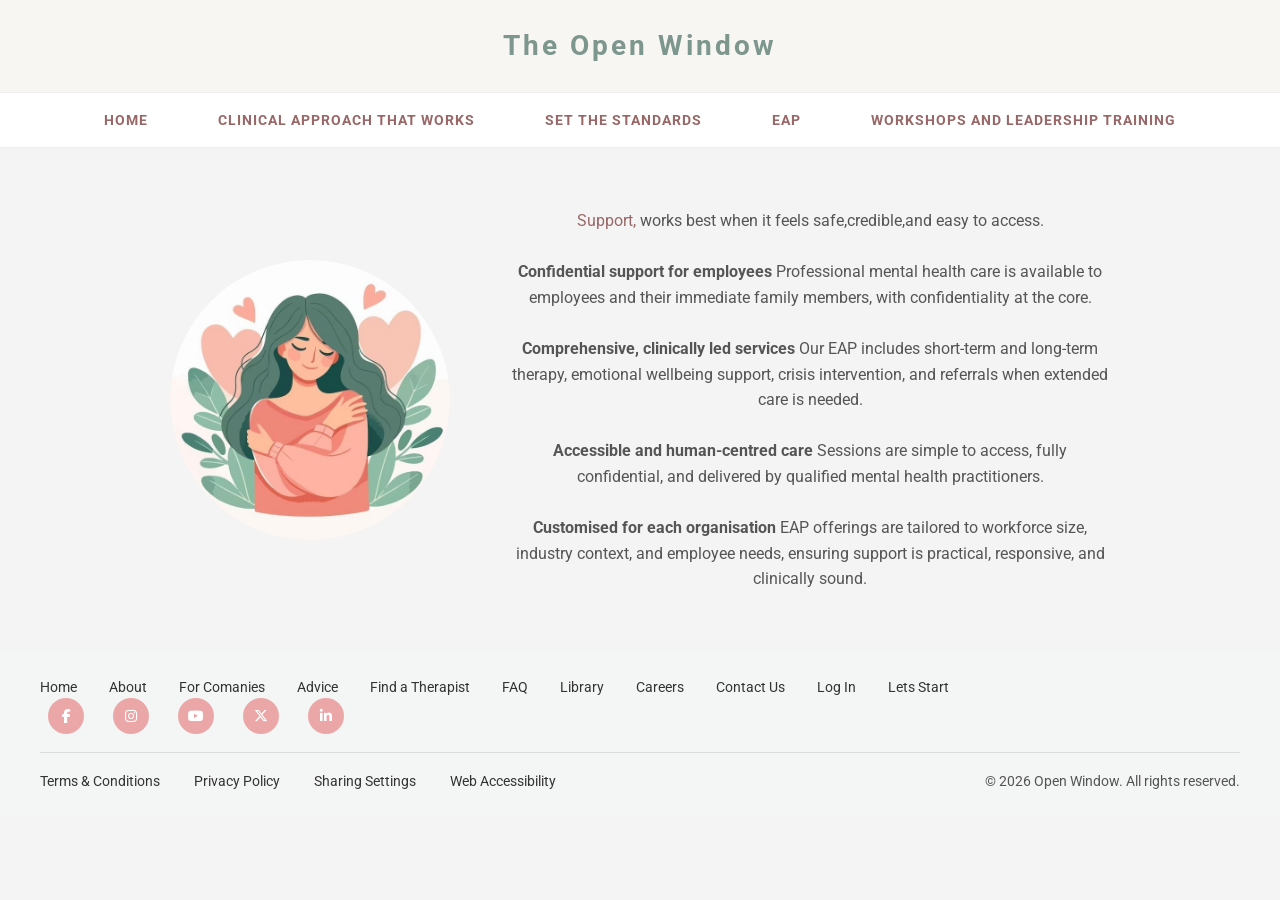
<file: eap.html>
<!DOCTYPE html>
<html lang="en">

<head>
    <meta charset="UTF-8">
    <meta name="viewport" content="width=device-width, initial-scale=1.0">
    <title>The Open Window</title>
    <link rel="stylesheet" href="style.css">
    <link rel="stylesheet" href="https://cdnjs.cloudflare.com/ajax/libs/font-awesome/6.5.0/css/all.min.css">
 <link rel="stylesheet" href="https://fonts.googleapis.com/css2?family=Roboto:wght@400;700&display=swap" rel="stylesheet">
    <style>
        /* .wave svg {
    display: block;
    width: 100%;
    height: 150px;
}  */

         .how-image img {
            width: 100%;
            max-width: 350px;
            aspect-ratio: 1 / 1;
            border-radius: 50%;
            object-fit: cover;
            display: block;
            margin: 0 auto;
        }

        /* Default desktop */
.nav-links {
  display: flex;
  list-style: none;
  gap: 30px;
}

/* Hide menu toggle on desktop */
.menu-toggle {
  display: none;
  font-size: 28px;
  cursor: pointer;
}

/* Mobile */
@media (max-width: 768px) {

  .menu-toggle {
    display: block;
  }

  .nav-links {
    position: absolute;
    top: 70px;
    right: 0;
    background: #cfd8d3;
    width: 100%;
    flex-direction: column;
    align-items: center;
    display: none;
    padding: 20px 0;
  }

  .nav-links.active {
    display: flex;
  }
}
 .how-waves svg {
    /* display: block;
    width: 100%; */
    height: 132px;
}

/* new css */
.how-container {
  display: flex;
  align-items: flex-start;   /* top-aligns content */
  justify-content: flex-start;
  gap: 60px;                 /* space between image & text */
  position: relative;        /* allows image to move freely */
  /* padding: 40px 20px; */
  flex-wrap: wrap;           /* for mobile */

    align-items: center;   /* 👈 auto adjusts vertically */
  justify-content: center;
 
  padding: 60px 20px;
  
}

/* IMAGE */
.how-image {
  position: relative;
                 /* move image slightly up */
  left: 0;                   /* push to the left corner */
  max-width: 280px;          /* controls size */
  flex-shrink: 0;            /* prevents shrinking on small screens */
}

.how-image img {
  width: 100%;
  border-radius: 50%;
  object-fit: cover;
  display: block;
}

/* TEXT */
.how-text {
  max-width: 600px;
  text-align: left;
  font-size: 16px;
  line-height: 1.6;
}

/* RESPONSIVE */
@media (max-width: 768px) {
  .how-container {
    flex-direction: column;
    align-items: center;
    padding: 20px 10px;
  }

  .how-image {
    top: 0;                  /* reset on mobile */
    left: 0;
    margin-bottom: 20px;
  }

  .how-text {
    max-width: 100%;
    text-align: center;
  }
}

    </style>
</head>

<body>

    <!-- BRAND HEADER -->
    <header class="brand-header">
        <h1 class="brand">The Open Window</h1>
        <!-- <p class="tagline">Mental Health</p> -->
    </header>

    <!-- NAVBAR -->
    <nav class="navbar" id="navbar">
        <div class="menu-toggle" id="menu-toggle">&#9776;</div>

        <ul class="nav-links" id="nav-links">
            <li><a href="index.html">HOME</a></li>
            <li><a href="clinicalapp.html">CLINICAL APPROACH THAT WORKS</a></li>
            <li><a href="setthestandard.html">SET THE STANDARDS</a></li>
            <li><a href="eap.html">EAP</a></li>
            <li><a href="workwithus.html">WORKSHOPS AND LEADERSHIP TRAINING</a></li>
            <!-- <li><a href="openposition.html">OPEN POSITIONS</a></li> -->
        </ul>
    </nav>

    <!-- ===== HOW IT WORKS ===== -->

   <section class="middle-bg">

  <div class="how-container">

      <div class="how-image">
          <img src="support.png" alt="phylosophy">
      </div>

      <div class="how-text">
          <p>
             <span>Support,</span>
             works best when it feels safe,credible,and easy to access.
             <br></br>


<strong>Confidential support for employees </strong>
Professional mental health care is available to employees and their immediate family members, with confidentiality at the core.
 <br></br>
<strong>Comprehensive, clinically led services</strong>
Our EAP includes short-term and long-term therapy, emotional wellbeing support, crisis intervention, and referrals when extended care is needed.
 <br></br>
<strong>Accessible and human-centred care</strong>
Sessions are simple to access, fully confidential, and delivered by qualified mental health practitioners.
 <br></br>
<strong>Customised for each organisation</strong>
EAP offerings are tailored to workforce size, industry context, and employee needs, ensuring support is practical, responsive, and clinically sound.
          </p>
      </div>

  </div>

</section>

   
        <script>
  const toggle = document.getElementById("menu-toggle");
  const navLinks = document.getElementById("nav-links");

  toggle.addEventListener("click", function () {
    navLinks.classList.toggle("active");
  });
</script>
    

  <!-- Footer -->
  <footer class="footer">
    <div class="footer-top">
      <div class="footer-links">
        <a href="index.html">Home</a>
        <a href="about.html">About</a>
        <a href="forcompanies.html">For Comanies</a>
        <a href="#">Advice</a>
        <a href="#">Find a Therapist</a>
        <a href="#">FAQ</a>
        <a href="#">Library</a>
        <a href="careers.html">Careers</a>
        <a href="#">Contact Us</a>
        <a href="login.html">Log In </a>
        <a href="getstart.html">Lets Start</a>
      </div>

      <div class="social-icons">
        <a href="#"><i class="fab fa-facebook-f"></i></a>
        <a href="#"><i class="fab fa-instagram"></i></a>
        <a href="#"><i class="fab fa-youtube"></i></a>
        <a href="#"><i class="fab fa-x-twitter"></i></a>
        <a href="#"><i class="fab fa-linkedin-in"></i></a>
      </div>
    </div>

    <hr>

    <div class="footer-bottom">
      <div class="bottom-links">
        <a href="#">Terms & Conditions</a>
        <a href="#">Privacy Policy</a>
        <a href="#">Sharing Settings</a>
        <a href="#">Web Accessibility</a>
      </div>

      <div class="copyright">
        © 2026 Open Window. All rights reserved.
      </div>
    </div>
  </footer>
</file>
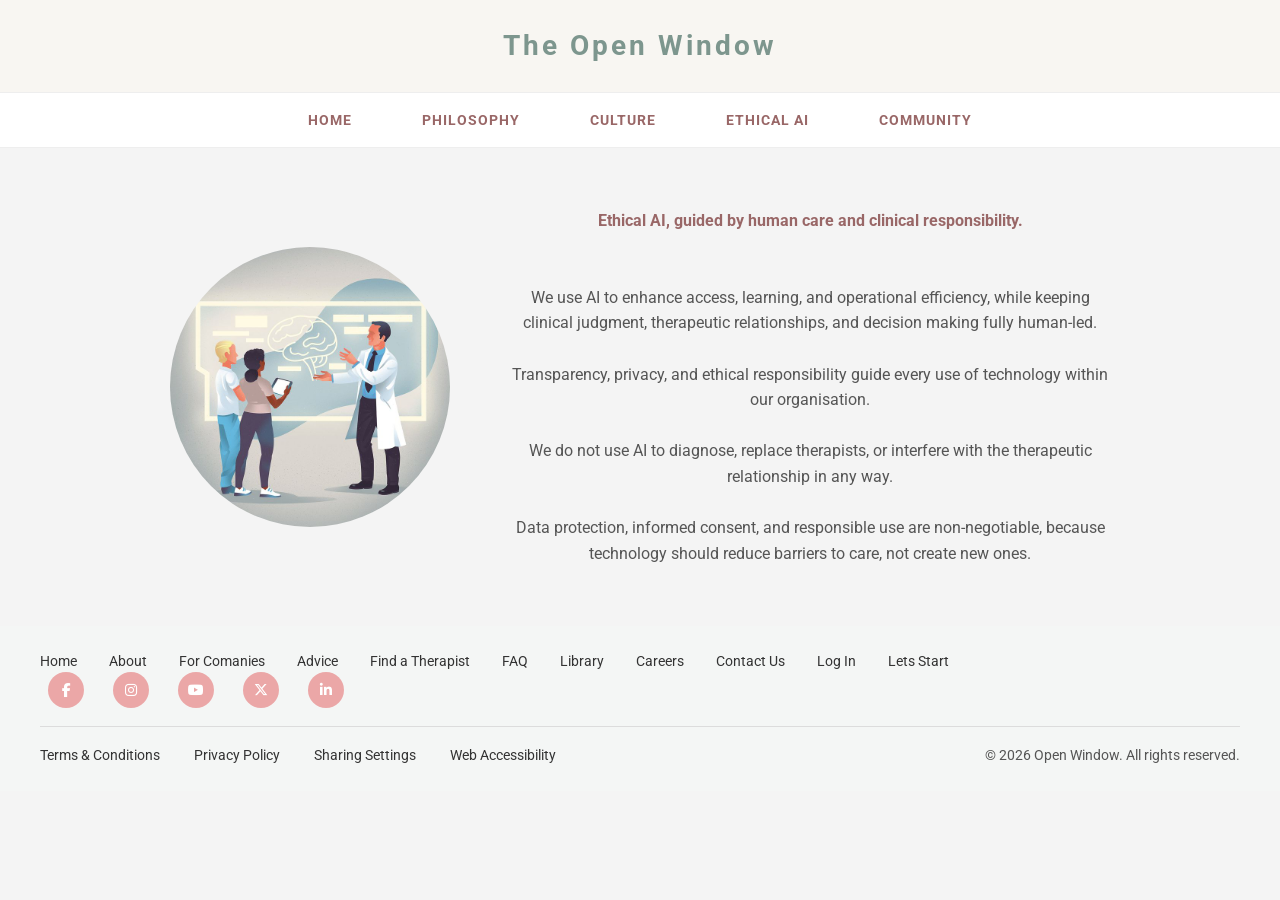
<file: ethicalai.html>
<!DOCTYPE html>
<html lang="en">

<head>
    <meta charset="UTF-8">
    <meta name="viewport" content="width=device-width, initial-scale=1.0">
    <title>The Open Window</title>
    <link rel="stylesheet" href="style.css">
    <link rel="stylesheet" href="https://cdnjs.cloudflare.com/ajax/libs/font-awesome/6.5.0/css/all.min.css">
 <link rel="stylesheet" href="https://fonts.googleapis.com/css2?family=Roboto:wght@400;700&display=swap" rel="stylesheet">
    <style>
        /* .wave svg {
    display: block;
    width: 100%;
    height: 150px;
}  */

        .how-image img {
            width: 100%;
            max-width: 350px;
            aspect-ratio: 1 / 1;
            border-radius: 50%;
            object-fit: cover;
            display: block;
            margin: 0 auto;
        }

        /* Default desktop */
.nav-links {
  display: flex;
  list-style: none;
  gap: 30px;
}

/* Hide menu toggle on desktop */
.menu-toggle {
  display: none;
  font-size: 28px;
  cursor: pointer;
}

/* Mobile */
@media (max-width: 768px) {

  .menu-toggle {
    display: block;
  }

  .nav-links {
    position: absolute;
    top: 70px;
    right: 0;
    background: #cfd8d3;
    width: 100%;
    flex-direction: column;
    align-items: center;
    display: none;
    padding: 20px 0;
  }

  .nav-links.active {
    display: flex;
  }
}
 .how-waves svg {
    /* display: block;
    width: 100%; */
    height: 132px;
}

/* new css */


.how-container {
  display: flex;
  align-items: flex-start;   /* top-aligns content */
  justify-content: flex-start;
  gap: 60px;                 /* space between image & text */
  position: relative;        /* allows image to move freely */
  /* padding: 40px 20px; */
  flex-wrap: wrap;           /* for mobile */

    align-items: center;   /* 👈 auto adjusts vertically */
  justify-content: center;
 
  padding: 60px 20px;
  
}

/* IMAGE */
.how-image {
  position: relative;
                  /* move image slightly up */
  left: 0;                   /* push to the left corner */
  max-width: 280px;          /* controls size */
  flex-shrink: 0;            /* prevents shrinking on small screens */
}

.how-image img {
  width: 100%;
  border-radius: 50%;
  object-fit: cover;
  display: block;
}

/* TEXT */
.how-text {
  max-width: 600px;
  text-align: left;
  font-size: 16px;
  line-height: 1.6;
}

/* RESPONSIVE */
@media (max-width: 768px) {
  .how-container {
    flex-direction: column;
    align-items: center;
    padding: 20px 10px;
  }

  .how-image {
    top: 0;                  /* reset on mobile */
    left: 0;
    margin-bottom: 20px;
  }

  .how-text {
    max-width: 100%;
    text-align: center;
  }
}
    </style>
</head>

<body>

    <!-- BRAND HEADER -->
    <header class="brand-header">
        <h1 class="brand">The Open Window</h1>
        <!-- <p class="tagline">Mental Health</p> -->
    </header>

    <!-- NAVBAR -->
    <nav class="navbar" id="navbar">
        <div class="menu-toggle" id="menu-toggle">&#9776;</div>

        <ul class="nav-links" id="nav-links">
            <li><a href="index.html">HOME</a></li>
            <li><a href="phylosophy.html">PHILOSOPHY</a></li>
            <li><a href="culture.html">CULTURE</a></li>
            <li><a href="ethicalai.html">ETHICAL AI</a></li>
            <li><a href="community.html">COMMUNITY</a></li>
        </ul>
    </nav>

 

    <!-- ===== HOW IT WORKS ===== -->

    <div class="how-container">

        <!-- IMAGE -->
        <div class="how-image">
            <img src="ethicalai.png" alt="phylosophy">
        </div>

        <!-- TEXT -->
        <div class="how-text">
            <p><strong><span> Ethical AI, guided by human care and clinical responsibility.</span></strong></p>
             <br></br>
            <p>
                We use AI to enhance access, learning, and operational efficiency, while keeping clinical judgment,
                therapeutic relationships, and decision making fully human-led.
 <br></br>
                Transparency, privacy, and ethical responsibility guide every use of technology within our organisation.
 <br></br>
                We do not use AI to diagnose, replace therapists, or interfere with the therapeutic relationship in any
                way.
 <br></br>
                Data protection, informed consent, and responsible use are non-negotiable, because technology should
                reduce barriers to care, not create new ones.
               
                <!-- You do not need a new room. You may only need an open window. -->



            </p>
        </div>

    </div>

    </section>

   
        <script>
  const toggle = document.getElementById("menu-toggle");
  const navLinks = document.getElementById("nav-links");

  toggle.addEventListener("click", function () {
    navLinks.classList.toggle("active");
  });
</script>
    

  <!-- Footer -->
  <footer class="footer">
    <div class="footer-top">
      <div class="footer-links">
        <a href="index.html">Home</a>
        <a href="about.html">About</a>
        <a href="#">For Comanies</a>
        <a href="#">Advice</a>
        <a href="#">Find a Therapist</a>
        <a href="#">FAQ</a>
        <a href="#">Library</a>
        <a href="#">Careers</a>
        <a href="#">Contact Us</a>
        <a href="login.html">Log In </a>
        <a href="getstart.html">Lets Start</a>
      </div>

      <div class="social-icons">
        <a href="#"><i class="fab fa-facebook-f"></i></a>
        <a href="#"><i class="fab fa-instagram"></i></a>
        <a href="#"><i class="fab fa-youtube"></i></a>
        <a href="#"><i class="fab fa-x-twitter"></i></a>
        <a href="#"><i class="fab fa-linkedin-in"></i></a>
      </div>
    </div>

    <hr>

    <div class="footer-bottom">
      <div class="bottom-links">
        <a href="#">Terms & Conditions</a>
        <a href="#">Privacy Policy</a>
        <a href="#">Sharing Settings</a>
        <a href="#">Web Accessibility</a>
      </div>

      <div class="copyright">
        © 2026 Open Window. All rights reserved.
      </div>
    </div>
  </footer>
</file>
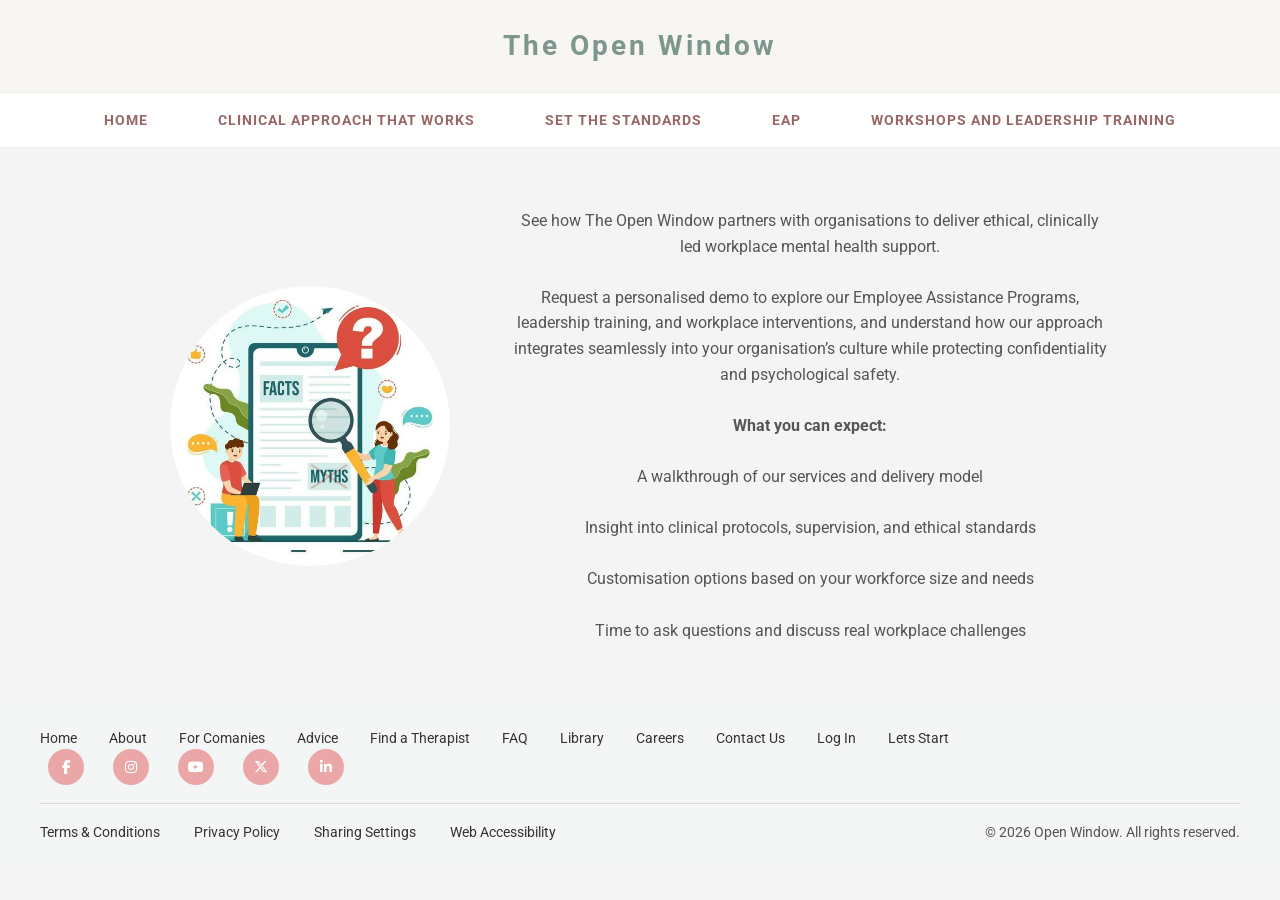
<file: forcompanies.html>
<!DOCTYPE html>
<html lang="en">

<head>
  <meta charset="UTF-8">
  <meta name="viewport" content="width=device-width, initial-scale=1.0">
  <title>The Open Window</title>
  <link rel="stylesheet" href="style.css">
  <link rel="stylesheet" href="https://cdnjs.cloudflare.com/ajax/libs/font-awesome/6.5.0/css/all.min.css">
  <link rel="stylesheet" href="https://fonts.googleapis.com/css2?family=Roboto:wght@400;700&display=swap"
    rel="stylesheet">
  <style>
    /* .wave svg {
    display: block;
    width: 100%;
    height: 150px;
}  */

    .how-image img {
      width: 100%;
      max-width: 350px;
      aspect-ratio: 1 / 1;
      border-radius: 50%;
      object-fit: cover;
      display: block;
      margin: 0 auto;
    }

    /* Default desktop */
    .nav-links {
      display: flex;
      list-style: none;
      gap: 30px;
    }

    /* Hide menu toggle on desktop */
    .menu-toggle {
      display: none;
      font-size: 28px;
      cursor: pointer;
    }

    /* Mobile */
    @media (max-width: 768px) {

      .menu-toggle {
        display: block;
      }

      .nav-links {
        position: absolute;
        top: 70px;
        right: 0;
        background: #cfd8d3;
        width: 100%;
        flex-direction: column;
        align-items: center;
        display: none;
        padding: 20px 0;
      }

      .nav-links.active {
        display: flex;
      }
    }

    .how-waves svg {
      /* display: block;
    width: 100%; */
      height: 132px;
    }

    /* new css */
    .how-container {
      display: flex;
      align-items: flex-start;
      /* top-aligns content */
      justify-content: flex-start;
      gap: 60px;
      /* space between image & text */
      position: relative;
      /* allows image to move freely */
      /* padding: 40px 20px; */
      flex-wrap: wrap;
      /* for mobile */

      align-items: center;
      /* 👈 auto adjusts vertically */
      justify-content: center;

      padding: 60px 20px;

    }

    /* IMAGE */
    .how-image {
      position: relative;
      /* move image slightly up */
      left: 0;
      /* push to the left corner */
      max-width: 280px;
      /* controls size */
      flex-shrink: 0;
      /* prevents shrinking on small screens */
    }

    .how-image img {
      width: 100%;
      border-radius: 50%;
      object-fit: cover;
      display: block;
    }

    /* TEXT */
    .how-text {
      max-width: 600px;
      text-align: left;
      font-size: 16px;
      line-height: 1.6;
    }

    /* RESPONSIVE */
    @media (max-width: 768px) {
      .how-container {
        flex-direction: column;
        align-items: center;
        padding: 20px 10px;
      }

      .how-image {
        top: 0;
        /* reset on mobile */
        left: 0;
        margin-bottom: 20px;
      }

      .how-text {
        max-width: 100%;
        text-align: center;
      }
    }
  </style>
</head>

<body>

  <!-- BRAND HEADER -->
  <header class="brand-header">
    <h1 class="brand">The Open Window</h1>
    <!-- <p class="tagline">Mental Health</p> -->
  </header>

  <!-- NAVBAR -->
  <nav class="navbar" id="navbar">
    <div class="menu-toggle" id="menu-toggle">&#9776;</div>

    <ul class="nav-links" id="nav-links">
      <li><a href="index.html">HOME</a></li>
      <li><a href="clinicalapp.html">CLINICAL APPROACH THAT WORKS</a></li>
      <li><a href="setthestandard.html">SET THE STANDARDS</a></li>
      <li><a href="eap.html">EAP</a></li>
      <li><a href="workwithus.html">WORKSHOPS AND LEADERSHIP TRAINING</a></li>
      <!-- <li><a href="openposition.html">OPEN POSITIONS</a></li> -->
    </ul>
  </nav>

  <!-- ===== HOW IT WORKS ===== -->

  <section class="middle-bg">

    <div class="how-container">

      <div class="how-image">
        <img src="evidence.png" alt="phylosophy">
      </div>

      <div class="how-text">
        <p>
          See how The Open Window partners with organisations to deliver ethical, clinically led workplace mental health
          support.

          <br> </br>

          Request a personalised demo to explore our Employee Assistance Programs, leadership training, and workplace
          interventions, and understand how our approach integrates seamlessly into your organisation’s culture while
          protecting confidentiality and psychological safety.
<br> </br>
      <strong>   What you can expect: </strong> 
<br> </br>
          A walkthrough of our services and delivery model
<br> </br>
          Insight into clinical protocols, supervision, and ethical standards
<br> </br>
          Customisation options based on your workforce size and needs
<br> </br>
          Time to ask questions and discuss real workplace challenges
        </p>
      </div>

    </div>

  </section>


  <script>
    const toggle = document.getElementById("menu-toggle");
    const navLinks = document.getElementById("nav-links");

    toggle.addEventListener("click", function () {
      navLinks.classList.toggle("active");
    });
  </script>


  <!-- Footer -->
  <footer class="footer">
    <div class="footer-top">
      <div class="footer-links">
        <a href="index.html">Home</a>
        <a href="about.html">About</a>
        <a href="forcompanies.html">For Comanies</a>
        <a href="#">Advice</a>
        <a href="#">Find a Therapist</a>
        <a href="#">FAQ</a>
        <a href="#">Library</a>
        <a href="careers.html">Careers</a>
        <a href="#">Contact Us</a>
        <a href="login.html">Log In </a>
        <a href="getstart.html">Lets Start</a>
      </div>

      <div class="social-icons">
        <a href="#"><i class="fab fa-facebook-f"></i></a>
        <a href="#"><i class="fab fa-instagram"></i></a>
        <a href="#"><i class="fab fa-youtube"></i></a>
        <a href="#"><i class="fab fa-x-twitter"></i></a>
        <a href="#"><i class="fab fa-linkedin-in"></i></a>
      </div>
    </div>

    <hr>

    <div class="footer-bottom">
      <div class="bottom-links">
        <a href="#">Terms & Conditions</a>
        <a href="#">Privacy Policy</a>
        <a href="#">Sharing Settings</a>
        <a href="#">Web Accessibility</a>
      </div>

      <div class="copyright">
        © 2026 Open Window. All rights reserved.
      </div>
    </div>
  </footer>
</file>
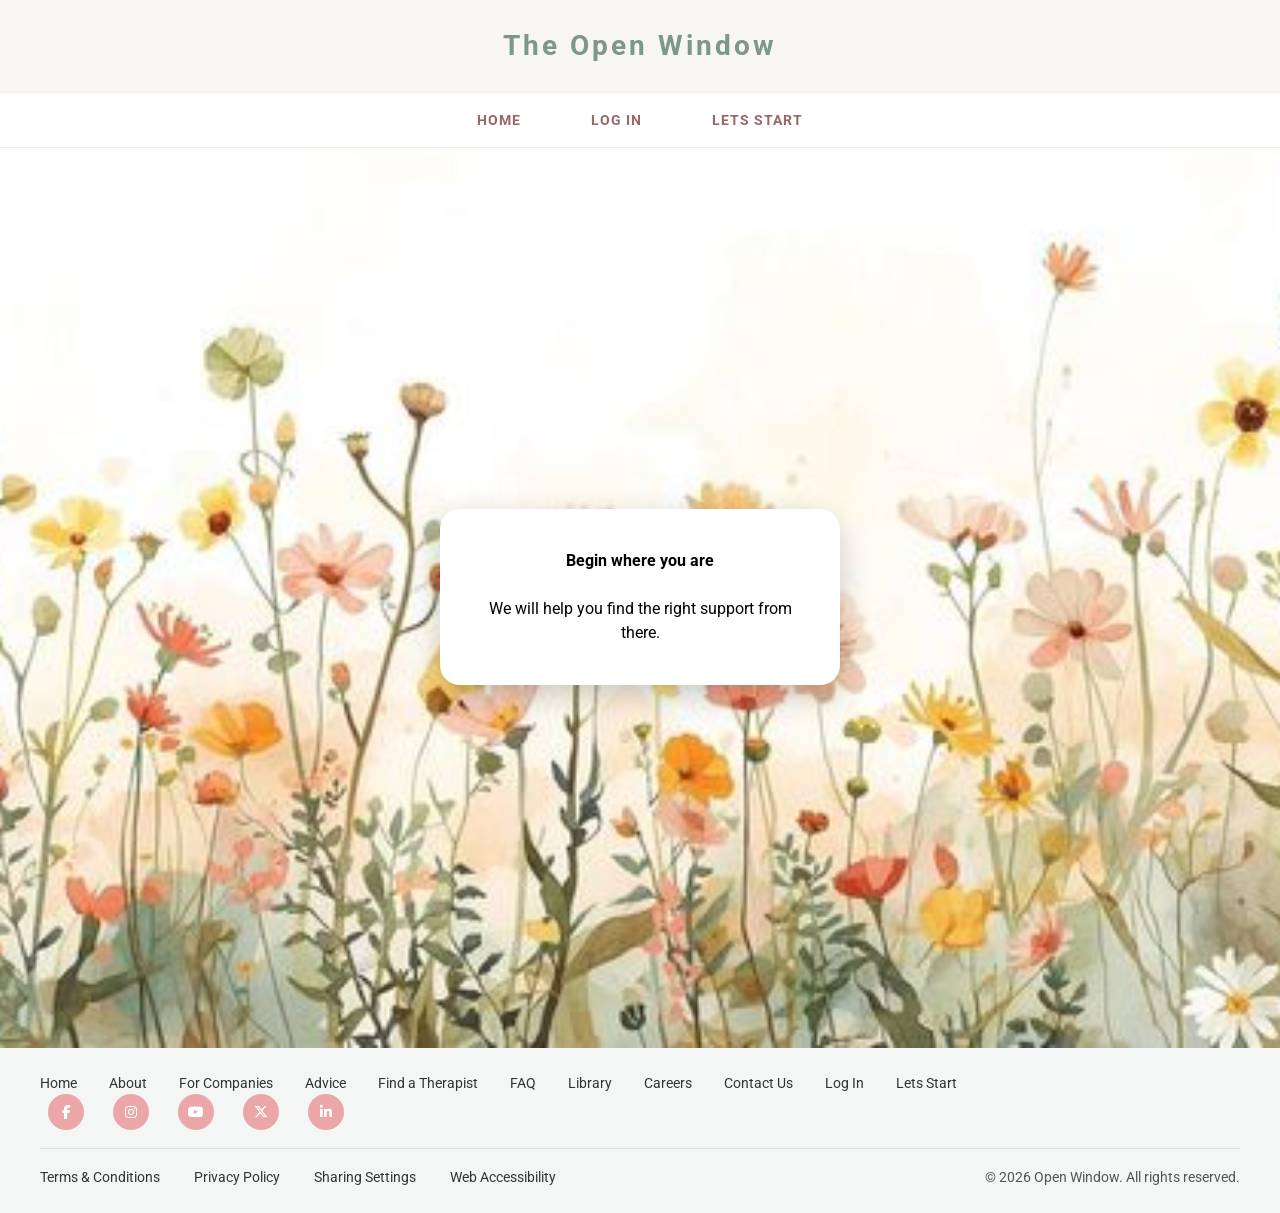
<file: getstart.html>
<!DOCTYPE html>
<html lang="en">

<head>
    <meta charset="UTF-8">
    <meta name="viewport" content="width=device-width, initial-scale=1.0">
    <title>The Open Window</title>
    <link rel="stylesheet" href="style.css">
    <link rel="stylesheet" href="https://cdnjs.cloudflare.com/ajax/libs/font-awesome/6.5.0/css/all.min.css">

     <link rel="stylesheet" href="https://fonts.googleapis.com/css2?family=Roboto:wght@400;700&display=swap" rel="stylesheet">

    <style>
        

        .how-image img {
            width: 100%;
            max-width: 350px;
            aspect-ratio: 1 / 1;
            border-radius: 50%;
            object-fit: cover;
            display: block;
            margin: 0 auto;
        }
        /* Default desktop */
.nav-links {
  display: flex;
  list-style: none;
  gap: 30px;
}

/* Hide menu toggle on desktop */
.menu-toggle {
  display: none;
  font-size: 28px;
  cursor: pointer;
}

/* Mobile */
@media (max-width: 768px) {

  .menu-toggle {
    display: block;
  }

  .nav-links {
    position: absolute;
    top: 70px;
    right: 0;
    background: #cfd8d3;
    width: 100%;
    flex-direction: column;
    align-items: center;
    display: none;
    padding: 20px 0;
  }

  .nav-links.active {
    display: flex;
  }
}

/* ================= LOGIN BACKGROUND SECTION ================= */
.login-section{
  background:url("wallpaper\ \(1\).png") no-repeat center center;
  background-size:cover;
  min-height:100vh;
  display:flex;
  justify-content:center;
  align-items:center;  
  position:relative; 
  /* padding:40px 20px; */
  padding-top: 0px;
}

/* Overlay */
.login-section::before{
  content:"";
  position:absolute;
  inset:0;
  /* background: #f4f4f4;
  z-index: 1; */
  /* background:rgba(0,0,0,0.4); */
}

.login-section {
  position:relative;
  z-index:2;
  
}

/* ================= LOGIN CARD ================= */
.login-card{
  background:white;
  padding:40px;
  border-radius:20px;
  width:100%;
  max-width:400px;
  box-shadow:0 10px 30px rgba(0,0,0,0.2);
  text-align:center;
  margin-top:-2px;
}

.login-card input{
  width:100%;
  padding:12px;
  margin-bottom:15px;
  border-radius:25px;
  border:1px solid #ccc;
}

.login-card button{
  width:100%;
  padding:12px;
  border:none;
  border-radius:25px;
  background:#f3aaaa;
  color:white;
  cursor:pointer;
  transition:0.3s;
}

.login-card button:hover{
  background:#996767;
}

.forgot{
  display:block;
  margin-top:10px;
  font-size:14px;
  text-decoration:none;
  color:#333;
}

.how-waves svg {
    display: block;
    width: 100%;
    height: 109px;
}
    </style>
</head>

<body>

    <!-- BRAND HEADER -->
    <header class="brand-header">
        <h1 class="brand">The Open Window</h1>
        <!-- <p class="tagline">Mental Health</p> -->
    </header>

    <!-- NAVBAR -->
    <nav class="navbar" id="navbar">
        <div class="menu-toggle" id="menu-toggle">&#9776;</div>

        <ul class="nav-links" id="nav-links">
            <li><a href="index.html">HOME</a></li>
            <li><a href="login.html">LOG IN</a></li>
            <li><a href="getstart.html">LETS START</a></li>
          
        </ul>
    </nav>

   


   <section class="login-section">

  <div class="login-card">
    <p>
  <strong>Begin where you are </strong>

      <br></br>
We will help you find the right support from there.
    </p>

</section>

     <script>
  const toggle = document.getElementById("menu-toggle");
  const navLinks = document.getElementById("nav-links");

  toggle.addEventListener("click", function () {
    navLinks.classList.toggle("active");
  });

</script>

      <!-- Footer -->
  <footer class="footer">
    <div class="footer-top">
      <div class="footer-links">
        <a href="index.html">Home</a>
        <a href="about.html">About</a>
        <a href="forcompanies.html">For Companies</a>
        <a href="#">Advice</a>
        <a href="#">Find a Therapist</a>
        <a href="individual.html">FAQ</a>
        <a href="#">Library</a>
        <a href="#">Careers</a>
        <a href="#">Contact Us</a>
        <a href="login.html">Log In </a>
        <a href="getstart.html">Lets Start</a>
      </div>

      <div class="social-icons">
        <a href="#"><i class="fab fa-facebook-f"></i></a>
        <a href="#"><i class="fab fa-instagram"></i></a>
        <a href="#"><i class="fab fa-youtube"></i></a>
        <a href="#"><i class="fab fa-x-twitter"></i></a>
        <a href="#"><i class="fab fa-linkedin-in"></i></a>
      </div>
    </div>

    <hr>

    <div class="footer-bottom">
      <div class="bottom-links">
        <a href="#">Terms & Conditions</a>
        <a href="#">Privacy Policy</a>
        <a href="#">Sharing Settings</a>
        <a href="#">Web Accessibility</a>
      </div>

      <div class="copyright">
        © 2026 Open Window. All rights reserved. 
      </div>
    </div>
  </footer>
</file>
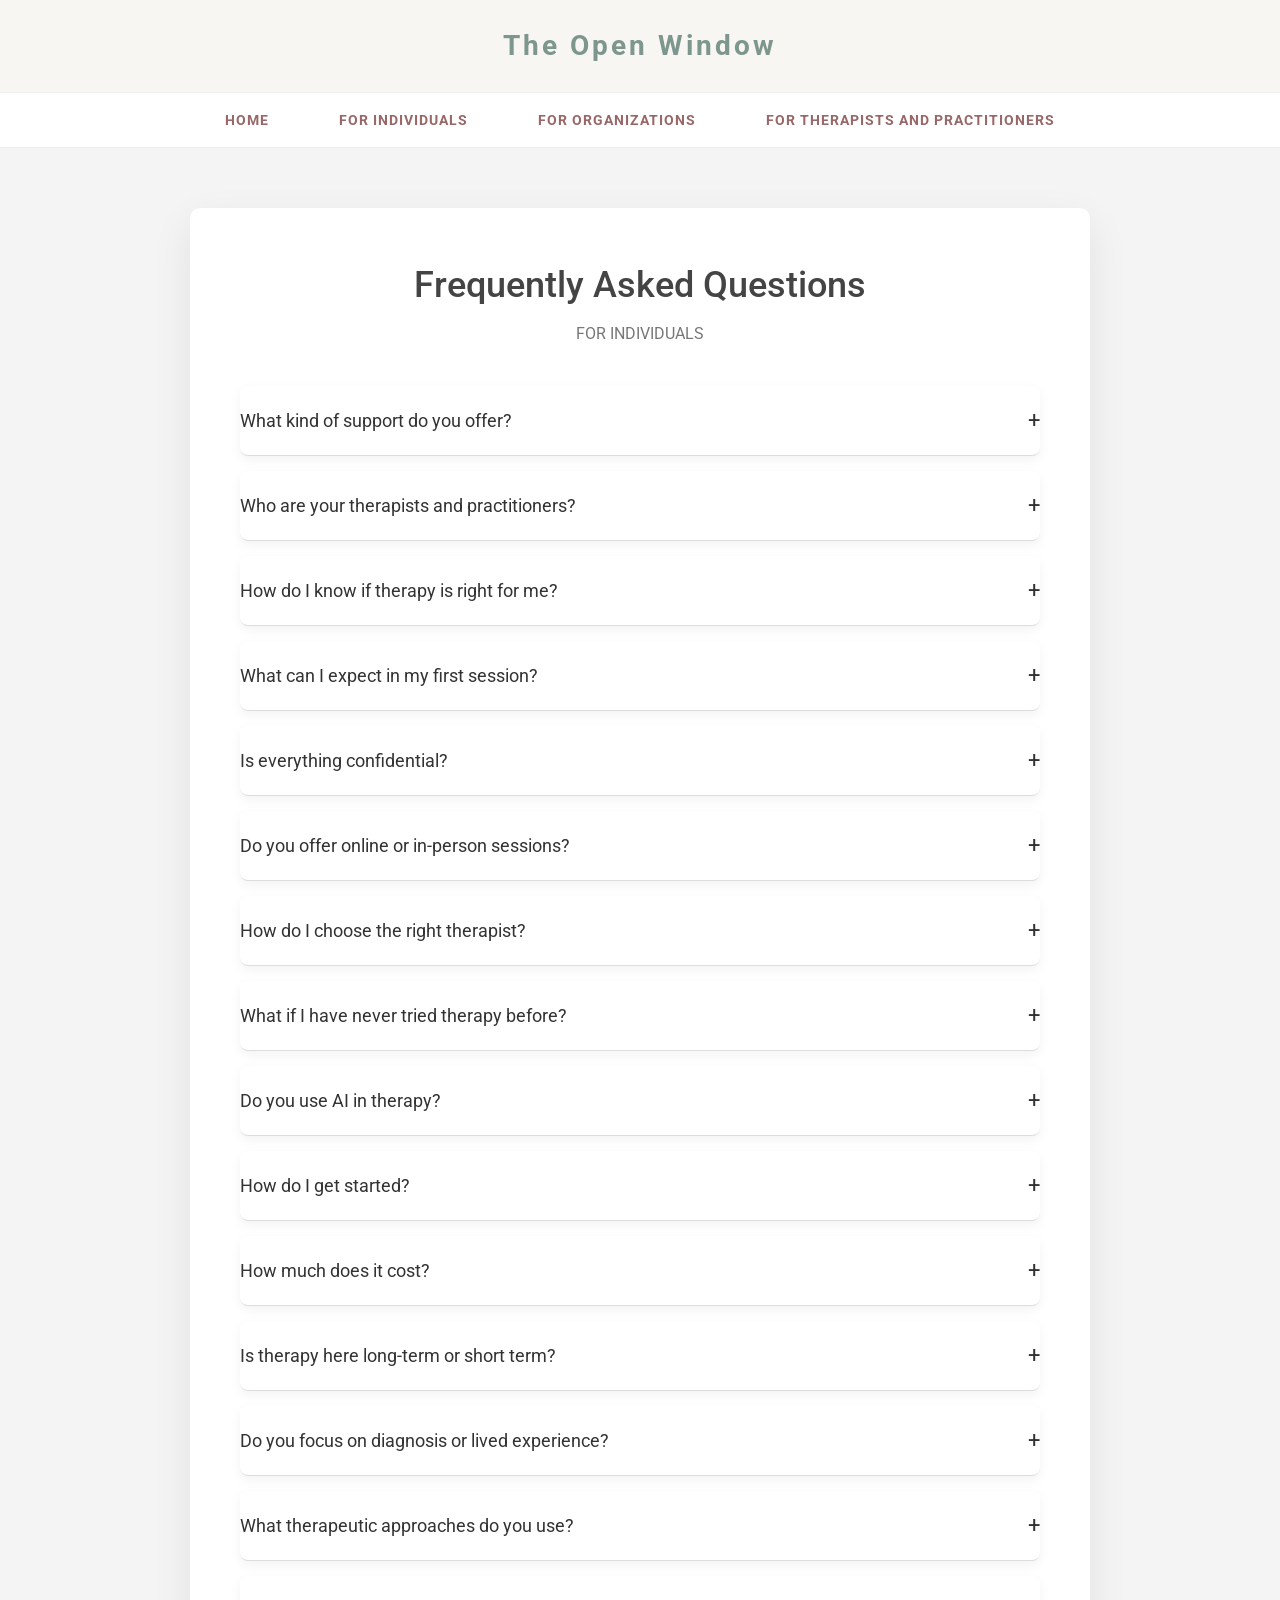
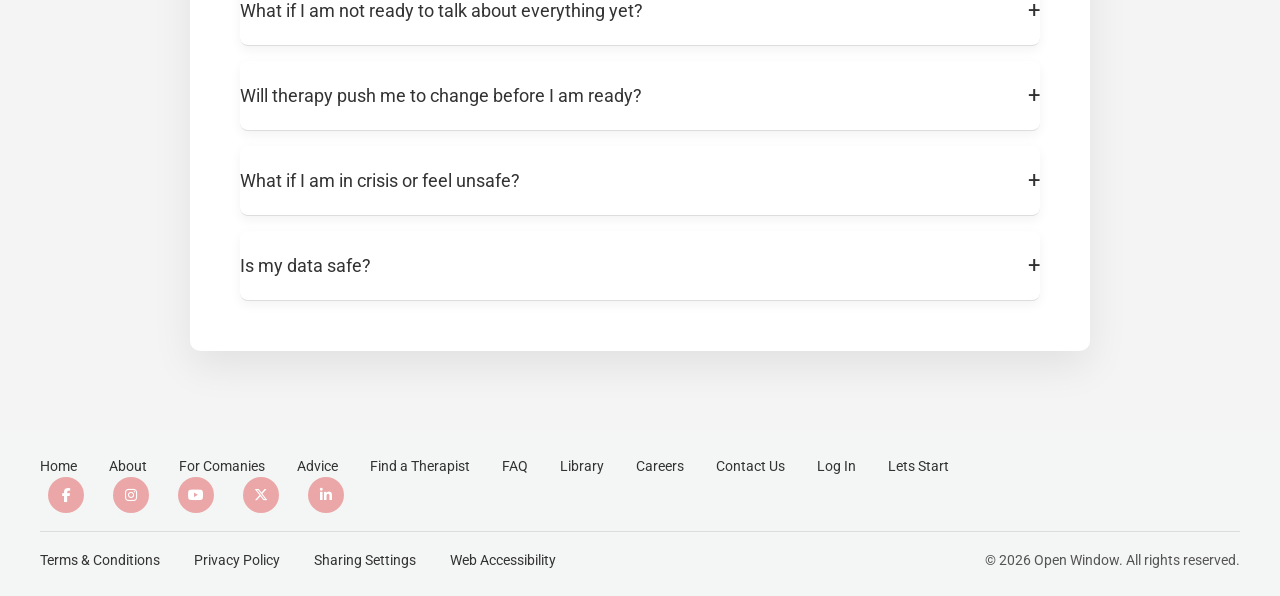
<file: individual.html>
<!DOCTYPE html>
<html lang="en">

<head>
    <meta charset="UTF-8">
    <meta name="viewport" content="width=device-width, initial-scale=1.0">
    <title>The Open Window</title>
    <link rel="stylesheet" href="style.css">
    <link rel="stylesheet" href="https://cdnjs.cloudflare.com/ajax/libs/font-awesome/6.5.0/css/all.min.css">
 <link rel="stylesheet" href="https://fonts.googleapis.com/css2?family=Roboto:wght@400;700&display=swap" rel="stylesheet">
    <style>
        /* .wave svg {
    display: block;
    width: 100%;
    height: 150px;
}  */

         .how-image img {
            width: 100%;
            max-width: 350px;
            aspect-ratio: 1 / 1;
            border-radius: 50%;
            object-fit: cover;
            display: block;
            margin: 0 auto;
        }

        /* Default desktop */
.nav-links {
  display: flex;
  list-style: none;
  gap: 30px;
}

/* Hide menu toggle on desktop */
.menu-toggle {
  display: none;
  font-size: 28px;
  cursor: pointer;
}

/* Mobile */
@media (max-width: 768px) {

  .menu-toggle {
    display: block;
  }

  .nav-links {
    position: absolute;
    top: 70px;
    right: 0;
    background: #cfd8d3;
    width: 100%;
    flex-direction: column;
    align-items: center;
    display: none;
    padding: 20px 0;
  }

  .nav-links.active {
    display: flex;
  }
}
 .how-waves svg {
    /* display: block;
    width: 100%; */
    height: 132px;
}

/* new css */
.how-container {
  display: flex;
  align-items: flex-start;   /* top-aligns content */
  justify-content: flex-start;
  gap: 60px;                 /* space between image & text */
  position: relative;        /* allows image to move freely */
  padding: 40px 20px;
  flex-wrap: wrap;           /* for mobile */
}

/* IMAGE */
.how-image {
  position: relative;
  top: -40px;                /* move image slightly up */
  left: 0;                   /* push to the left corner */
  max-width: 280px;          /* controls size */
  flex-shrink: 0;            /* prevents shrinking on small screens */
}

.how-image img {
  width: 100%;
  border-radius: 50%;
  object-fit: cover;
  display: block;
}

/* TEXT */
.how-text {
  max-width: 600px;
  text-align: left;
  font-size: 16px;
  line-height: 1.6;
}

/* RESPONSIVE */
@media (max-width: 768px) {
  .how-container {
    flex-direction: column;
    align-items: center;
    padding: 20px 10px;
  }

  .how-image {
    top: 0;                  /* reset on mobile */
    left: 0;
    margin-bottom: 20px;
  }

  .how-text {
    max-width: 100%;
    text-align: center;
  }
}

/* CARDS */

 .process-section {
            max-width: 900px;
            margin: -80px auto 80px;
            background: #ffffff;
            padding: 50px;
            border-radius: 10px;
            box-shadow: 0 15px 40px rgba(0, 0, 0, 0.08);
        }

        /* ===== TITLE ===== */
        .section-title {
            text-align: center;
            font-size: 36px;
            font-weight: 500;
            color: #444;
            margin-bottom: 10px;
        }

        .faq-subtitle {
            text-align: center;
            color: #777;
            margin-bottom: 40px;
        }

        /* ===== ACCORDION ===== */
        .accordion-item {
            border-bottom: 1px solid #ddd;
        }

        .accordion-question {
            width: 100%;
            padding: 18px 0;
            background: none;
            border: none;
            font-size: 18px;
            text-align: left;
            cursor: pointer;
            display: flex;
            justify-content: space-between;
            align-items: center;
            color: #333;
        }

        .accordion-question span {
            font-size: 22px;
            transition: transform 0.3s ease;
        }

        .accordion-question.active span {
            transform: rotate(45deg);
            /* + becomes × */
        }

        .accordion-answer {
            max-height: 0;
            overflow: hidden;
            transition: max-height 0.4s ease;
            color: #666;
            font-size: 16px;
        }

        .accordion-answer p {
            padding: 10px 0 20px;
            margin: 0;
        }
        .process-section {
    max-width: 900px;
    margin: 60px auto 80px; /* remove negative margin */
    background: #ffffff;
    padding: 50px;
    border-radius: 10px;
    box-shadow: 0 15px 40px rgba(0, 0, 0, 0.08);
}

    </style>
</head>

<body>

    <!-- BRAND HEADER -->
    <header class="brand-header">
        <h1 class="brand">The Open Window</h1>
        <!-- <p class="tagline">Mental Health</p> -->
    </header>

    <!-- NAVBAR -->
    <nav class="navbar" id="navbar">
        <div class="menu-toggle" id="menu-toggle">&#9776;</div>

        <ul class="nav-links" id="nav-links">
      <li><a href="index.html">HOME</a></li>
      <li><a href="individual.html">FOR INDIVIDUALS</a></li>
      <li><a href="organization.html">FOR ORGANIZATIONS</a></li>
      <li><a href="participants.html">FOR THERAPISTS AND PRACTITIONERS </a></li>
     
            <!-- <li><a href="openposition.html">OPEN POSITIONS</a></li> -->
        </ul>
    </nav>

   


    <!-- ===== HOW IT WORKS ===== -->

   <section class="process-section">
        <h1 class="section-title">Frequently Asked Questions</h1>
        <p class="faq-subtitle">
            FOR INDIVIDUALS
        </p>

        <div class="accordion-container">

            <div class="accordion-item">
                <button class="accordion-question">
                    What kind of support do you offer?
                    <span>+</span>
                </button>
                <div class="accordion-answer">
                    <p>
                        We offer professional mental health support through therapy, counselling, and wellbeing
                        services. Our work is grounded in evidence based practices and delivered by trained, ethical
                        mental health professionals.
                    </p>
                </div>
            </div>

            <div class="accordion-item">
                <button class="accordion-question">
                    Who are your therapists and practitioners?
                    <span>+</span>
                </button>
                <div class="accordion-answer">
                    <p>
                        All our practitioners are qualified, trained, and vetted mental health professionals. We
                        prioritise ethical practice, continuous learning, and supervision to ensure high standards of
                        care.
                    </p>
                </div>
            </div>
            <div class="accordion-item">
                <button class="accordion-question">
                    How do I know if therapy is right for me?
                    <span>+</span>
                </button>

                <div class="accordion-answer">
                    <p>
                        You do not need to be in crisis to seek therapy. If you are feeling overwhelmed, stuck,
                        emotionally exhausted, or simply curious about understanding yourself better, therapy can help.
                        You are welcome exactly where you are.
                    </p>
                </div>
            </div>
            <div class="accordion-item">
                <button class="accordion-question">
                    What can I expect in my first session?
                    <span>+</span>
                </button>
                <div class="accordion-answer">
                    <p>
                        Your first session is a space to share what brings you here at your own pace. There is no
                        pressure to have everything figured out. The therapist will focus on understanding you, your
                        context, and what support might be most helpful.
                    </p>
                </div>
            </div>
            <div class="accordion-item">
                <button class="accordion-question">
                    Is everything confidential?
                    <span>+</span>
                </button>
                <div class="accordion-answer">
                    <p>
                        Yes. Confidentiality is central to our work. All sessions and personal information are handled
                        with care and in line with ethical and legal guidelines. Any limits to confidentiality will
                        always be explained clearly.
                    </p>
                </div>
            </div>
            <div class="accordion-item">
                <button class="accordion-question">
                    Do you offer online or in-person sessions?
                    <span>+</span>
                </button>
                <div class="accordion-answer">
                    <p>
                        We currently offer both online and offline (Bangalore) sessions to make care more accessible.
                        Details about formats, availability, and future offerings will be shared on our website.
                    </p>
                </div>
            </div>
            <div class="accordion-item">
                <button class="accordion-question">
                    How do I choose the right therapist?
                    <span>+</span>
                </button>
                <div class="accordion-answer">
                    <p>
                        We help match you with a therapist based on your needs, preferences, and goals. If at any point
                        the fit does not feel right, we encourage open conversation and will support you in finding a
                        better match.
                    </p>
                </div>
            </div>
            <div class="accordion-item">
                <button class="accordion-question">
                    What if I have never tried therapy before?
                    <span>+</span>
                </button>
                <div class="accordion-answer">
                    <p>
                        That is completely okay. Many people start therapy feeling unsure or nervous. Our role is to
                        make the process feel safe, respectful, and non-intimidating.
                    </p>
                </div>
            </div>

            <div class="accordion-item">
                <button class="accordion-question">
                    Do you use AI in therapy?
                    <span>+</span>
                </button>
                <div class="accordion-answer">
                    <p>
                        Technology may support certain non-clinical aspects of our work, but therapy itself is always
                        human-led. We do not use AI to replace therapists or make clinical decisions.
                    </p>
                </div>
            </div>
            <div class="accordion-item">
                <button class="accordion-question">
                    How do I get started?
                    <span>+</span>
                </button>
                <div class="accordion-answer">
                    <p>
                        You can begin by reaching out through our website or on whatsapp. From there, we will guide you
                        through the next steps and help you find the support that feels right for you.
                    </p>
                </div>
            </div>
            <div class="accordion-item">
                <button class="accordion-question">
                    How much does it cost?
                    <span>+</span>
                </button>
                <div class="accordion-answer">
                    <p>
                        ...
                    </p>
                </div>
            </div>
            <div class="accordion-item">
                <button class="accordion-question">
                    Is therapy here long-term or short term?
                    <span>+</span>
                </button>
                <div class="accordion-answer">
                    <p>
                        ...
                    </p>
                </div>
            </div>
            <div class="accordion-item">
                <button class="accordion-question">
                    Do you focus on diagnosis or lived experience?
                    <span>+</span>
                </button>
                <div class="accordion-answer">
                    <p>
                        .......
                    </p>
                </div>
            </div>
            <div class="accordion-item">
                <button class="accordion-question">
                    What therapeutic approaches do you use?
                    <span>+</span>
                </button>
                <div class="accordion-answer">
                    <p>
                        ...
                    </p>
                </div>
            </div>
            <div class="accordion-item">
                <button class="accordion-question">
                    What if I am not ready to talk about everything yet?
                    <span>+</span>
                </button>
                <div class="accordion-answer">
                    <p>
                        ....
                    </p>
                </div>
            </div>
            <div class="accordion-item">
                <button class="accordion-question">
                    Will therapy push me to change before I am ready?
                    <span>+</span>
                </button>
                <div class="accordion-answer">
                    <p>
                        ........
                    </p>
                </div>
            </div>
            <div class="accordion-item">
                <button class="accordion-question">
                    What if I am in crisis or feel unsafe?
                    <span>+</span>
                </button>
                <div class="accordion-answer">
                    <p>
                        ......
                    </p>
                </div>
            </div>
            <div class="accordion-item">
                <button class="accordion-question">
                    Is my data safe?
                    <span>+</span>
                </button>
                <div class="accordion-answer">
                    <p>
                        ......
                    </p>
                </div>
            </div>

        </div>
    </section>


   
        <script>
  const toggle = document.getElementById("menu-toggle");
  const navLinks = document.getElementById("nav-links");

  toggle.addEventListener("click", function () {
    navLinks.classList.toggle("active");
  });

        document.addEventListener("DOMContentLoaded", function () {

            const questions = document.querySelectorAll(".accordion-question");

            questions.forEach(question => {
                question.addEventListener("click", function () {

                    const answer = this.nextElementSibling;

                    this.classList.toggle("active");

                    if (answer.style.maxHeight) {
                        answer.style.maxHeight = null;
                    } else {
                        answer.style.maxHeight = answer.scrollHeight + "px";
                    }

                });
            });

        });
   
</script>
    

  <!-- Footer -->
  <footer class="footer">
    <div class="footer-top">
      <div class="footer-links">
        <a href="index.html">Home</a>
        <a href="about.html">About</a>
        <a href="forcompanies.html">For Comanies</a>
        <a href="#">Advice</a>
        <a href="#">Find a Therapist</a>
        <a href="#">FAQ</a>
        <a href="#">Library</a>
        <a href="careers.html">Careers</a>
        <a href="#">Contact Us</a>
        <a href="login.html">Log In </a>
        <a href="getstart.html">Lets Start</a>
      </div>

      <div class="social-icons">
        <a href="#"><i class="fab fa-facebook-f"></i></a>
        <a href="#"><i class="fab fa-instagram"></i></a>
        <a href="#"><i class="fab fa-youtube"></i></a>
        <a href="#"><i class="fab fa-x-twitter"></i></a>
        <a href="#"><i class="fab fa-linkedin-in"></i></a>
      </div>
    </div>

    <hr>

    <div class="footer-bottom">
      <div class="bottom-links">
        <a href="#">Terms & Conditions</a>
        <a href="#">Privacy Policy</a>
        <a href="#">Sharing Settings</a>
        <a href="#">Web Accessibility</a>
      </div>

      <div class="copyright">
        © 2026 Open Window. All rights reserved.
      </div>
    </div>
  </footer>
</file>
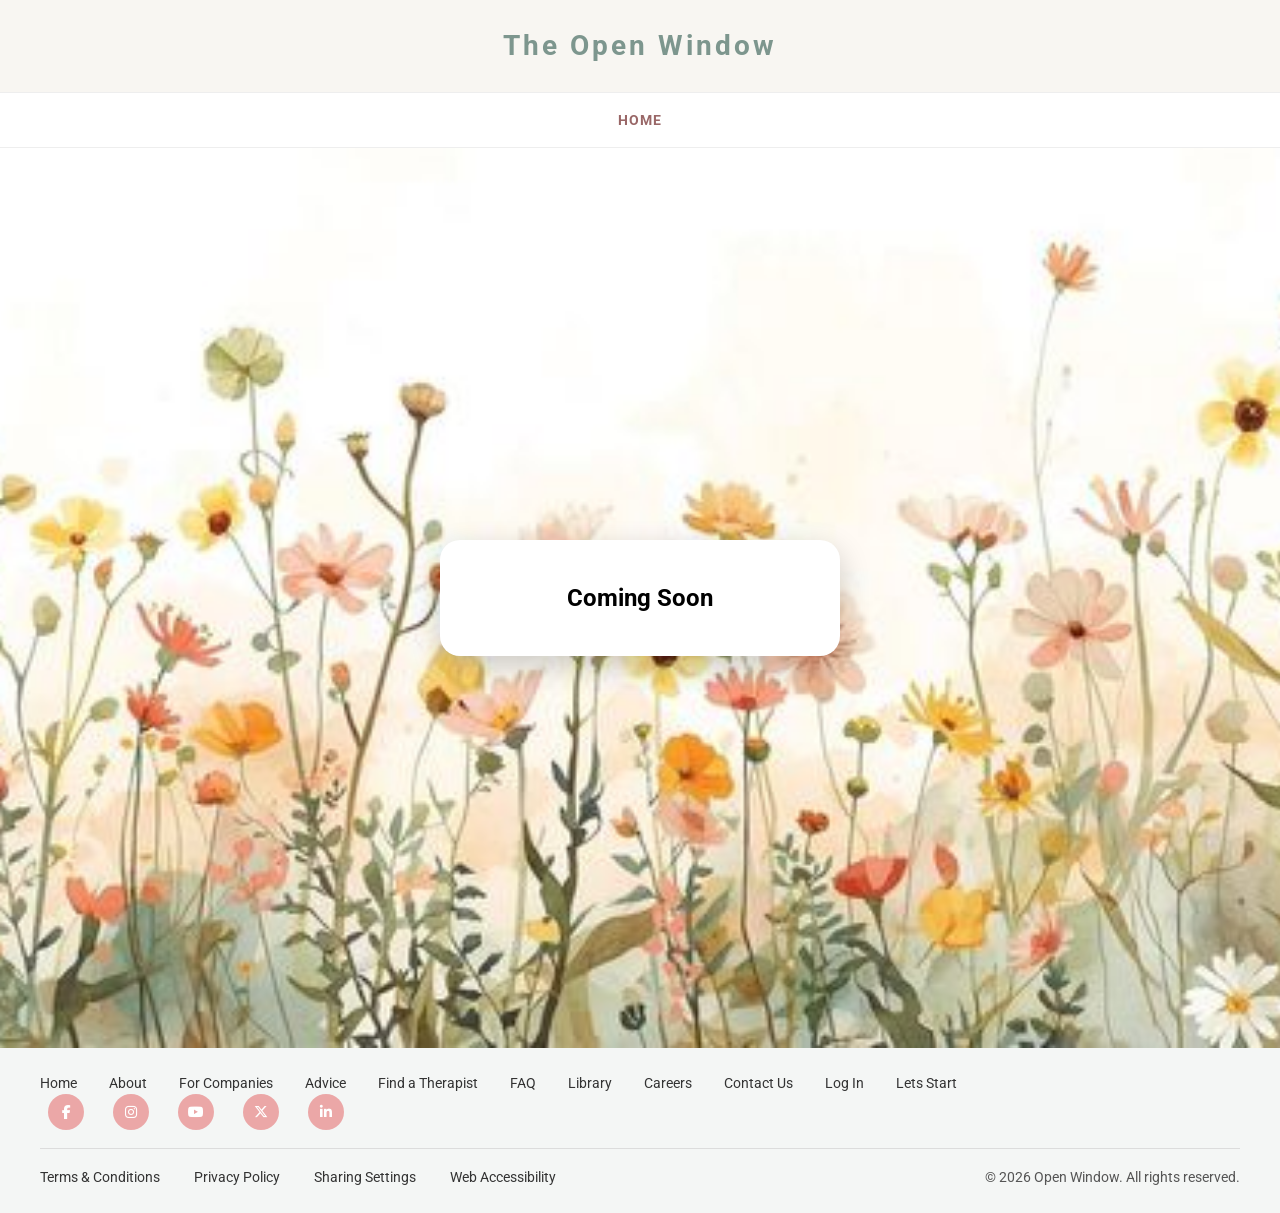
<file: library.html>
<!DOCTYPE html>
<html lang="en">

<head>
    <meta charset="UTF-8">
    <meta name="viewport" content="width=device-width, initial-scale=1.0">
    <title>The Open Window</title>
    <link rel="stylesheet" href="style.css">
    <link rel="stylesheet" href="https://cdnjs.cloudflare.com/ajax/libs/font-awesome/6.5.0/css/all.min.css">

     <link rel="stylesheet" href="https://fonts.googleapis.com/css2?family=Roboto:wght@400;700&display=swap" rel="stylesheet">

    <style>
        /* .wave svg {
    display: block;
    width: 100%;
    height: 150px;
}  */

        .how-image img {
            width: 100%;
            max-width: 350px;
            aspect-ratio: 1 / 1;
            border-radius: 50%;
            object-fit: cover;
            display: block;
            margin: 0 auto;
        }
        /* Default desktop */
.nav-links {
  display: flex;
  list-style: none;
  gap: 30px;
}

/* Hide menu toggle on desktop */
.menu-toggle {
  display: none;
  font-size: 28px;
  cursor: pointer;
}

/* Mobile */
@media (max-width: 768px) {

  .menu-toggle {
    display: block;
  }

  .nav-links {
    position: absolute;
    top: 70px;
    right: 0;
    background: #cfd8d3;
    width: 100%;
    flex-direction: column;
    align-items: center;
    display: none;
    padding: 20px 0;
  }

  .nav-links.active {
    display: flex;
  }
}

/* ================= LOGIN BACKGROUND SECTION ================= */
.login-section{
  background:url("wallpaper\ \(1\).png") no-repeat center center;
  background-size:cover;
  min-height:100vh;
  display:flex;
  justify-content:center;
  align-items:center;
  position:relative;
  padding:40px 20px;
}

/* Overlay */
.login-section::before{
  content:"";
  position:absolute;
  inset:0;
  /* background: #f4f4f4;
  z-index: 1; */
  /* background:rgba(0,0,0,0.4); */
}

.login-section > *{
  position:relative;
  z-index:2;
  
}

/* ================= LOGIN CARD ================= */
.login-card{
  background:white;
  padding:40px;
  border-radius:20px;
  width:100%;
  max-width:400px;
  box-shadow:0 10px 30px rgba(0,0,0,0.2);
  text-align:center;
}

.login-card input{
  width:100%;
  padding:12px;
  margin-bottom:15px;
  border-radius:25px;
  border:1px solid #ccc;
}

.login-card button{
  width:100%;
  padding:12px;
  border:none;
  border-radius:25px;
  background:#f3aaaa;
  color:white;
  cursor:pointer;
  transition:0.3s;
}

.login-card button:hover{
  background:#996767;
}

.forgot{
  display:block;
  margin-top:10px;
  font-size:14px;
  text-decoration:none;
  color:#333;
}

.how-waves svg {
    display: block;
    width: 100%;
    height: 109px;
}
    </style>
</head>

<body>

    <!-- BRAND HEADER -->
    <header class="brand-header">
        <h1 class="brand">The Open Window</h1>
        <!-- <p class="tagline">Mental Health</p> -->
    </header>

    <!-- NAVBAR -->
    <nav class="navbar" id="navbar">
        <div class="menu-toggle" id="menu-toggle">&#9776;</div>

        <ul class="nav-links" id="nav-links">
            <li><a href="index.html">HOME</a></li>
          
        </ul>
    </nav>

   


   <section class="login-section">

  <div class="login-card">
    <h2>Coming Soon</h2>
    

</section>

    
       

     <script>
  const toggle = document.getElementById("menu-toggle");
  const navLinks = document.getElementById("nav-links");

  toggle.addEventListener("click", function () {
    navLinks.classList.toggle("active");
  });
</script>

      <!-- Footer -->
  <footer class="footer">
    <div class="footer-top">
      <div class="footer-links">
        <a href="index.html">Home</a>
        <a href="about.html">About</a>
        <a href="forcompanies.html">For Companies</a>
        <a href="advise.html">Advice</a>
        <a href="advise.html">Find a Therapist</a>
        <a href="individual.html">FAQ</a>
        <a href="library.html">Library</a>
        <a href="#">Careers</a>
        <a href="contactus.html">Contact Us</a>
        <a href="login.html">Log In </a>
        <a href="getstart.html">Lets Start</a>
      </div>

      <div class="social-icons">
        <a href="#"><i class="fab fa-facebook-f"></i></a>
        <a href="#"><i class="fab fa-instagram"></i></a>
        <a href="#"><i class="fab fa-youtube"></i></a>
        <a href="#"><i class="fab fa-x-twitter"></i></a>
        <a href="#"><i class="fab fa-linkedin-in"></i></a>
      </div>
    </div>

    <hr>

    <div class="footer-bottom">
      <div class="bottom-links">
        <a href="#">Terms & Conditions</a>
        <a href="#">Privacy Policy</a>
        <a href="#">Sharing Settings</a>
        <a href="#">Web Accessibility</a>
      </div>

      <div class="copyright">
        © 2026 Open Window. All rights reserved. 
      </div>
    </div>
  </footer>
</file>
<file: style.css>
* {
  margin: 0;
  padding: 0;
  box-sizing: border-box;
  /* font-family: "Georgia", serif; */

  font-family: 'Roboto', sans-serif;
   line-height: 1.5;
  text-align: center;
  text-decoration: none;

}

/* Brand section */
.brand-header {
  text-align: center;
  padding: 25px 10px;
  background: #f8f6f2;
}

.brand {
  letter-spacing: 3px;
  font-size: 28px;
  /* color: #9DA7A4; */
  color: #7d968e;
   
}

.tagline {
  font-size: 12px;
  color: gray;
}

/* Navbar */
.navbar {
  position: sticky;
  top: 0;
  background: white;
  border-top: 1px solid #eee;
  border-bottom: 1px solid #eee;
  z-index: 1000;
  font-weight: bold;
  
}

.nav-links {
  display: flex;
  justify-content: center;
  list-style: none;
}

.nav-links li {
  padding: 15px 20px;
}

.nav-links a {
  text-decoration: none;
  /* color: #333;
   */
   /* color: #BEAD9A; */
   color:#996767;
  font-size: 14px;
  letter-spacing: 1px;
  /* font-family: "Georgia", serif; */
  font-family: revert;
}

.nav-links a:hover {
  color: #7a8a7b;
}

/* Mobile menu button */
.menu-toggle {
  display: none;
  font-size: 24px;
  text-align: right;
  padding: 10px 20px;
  cursor: pointer;
}

/* Responsive */
@media (max-width: 768px) {
  .menu-toggle {
    display: block;
  }

  .nav-links {
    flex-direction: column;
    display: none;
    text-align: center;
    background: white;
  }

  .nav-links.active {
    display: flex;
  }

  .nav-links li {
    border-top: 1px solid #eee;
  }
}

/* Demo content */
.content {
  height: 1500px;
  padding: 40px;
}

/* AUTH BAR */
.auth-bar {
  display: flex;
  justify-content: center;
  gap: 15px;
  padding: 10px;
  border-top: 1px solid #e5e5e5;
}

.login-btn {
  background: transparent;
  border: none;
  cursor: pointer;
  font-family: revert
}

.start-btn {
  /* background: #2f463f; */
  color: white;
  border: none;
  padding: 8px 18px;
  border-radius: 20px;
  cursor: pointer;
  font-family: revert
}

/* RESPONSIVE */
@media (max-width: 768px) {
  .nav-links {
    gap: 12px;
    font-size: 13px;
  }

  .auth-bar {
    flex-direction: column;
  }
}


/* SERVICES SECTION */
.services {
  min-height: 100vh;
  text-align: center;
  padding: 60px 20px;
  display: flex;
  flex-direction: column;
  justify-content: center;
}

.subtitle {
  letter-spacing: 3px;
  font-size: 12px;
  color: #777;
  margin-bottom: 10px;
}

.title {
  font-size: 42px;
  margin-bottom: 50px;
  font-weight: 400;
}

.card-container {
  display: flex;
  justify-content: center;
  gap: 40px;
  flex-wrap: wrap;
}

.service-card {
  width: 260px;
  height: 320px;
  border-radius: 140px 140px 15px 15px;
  padding: 40px 20px;
  display: flex;
  flex-direction: column;
  justify-content: center;
}

.service-card h2 {
  margin: 15px 0;
  font-size: 22px;
}

.service-card p {
  font-size: 14px;
  color: #555;
}

.peach {
  background: #ead6c7;
}

.sage {
  background: #cfd8d3;
}

/* .icon {
  font-size: 30px;
} */

.learn-btn {
  margin-top: 40px;
  background: #2f463f;
  color: white;
  border: none;
  padding: 15px 40px;
  border-radius: 30px;
  letter-spacing: 2px;
  cursor: pointer;
  text-decoration: none;
}

/* RESPONSIVE */
@media (max-width: 768px) {
  .menu-toggle {
    display: block;
    text-align: right;
  }

  .nav-links {
    flex-direction: column;
    display: none;
    text-align: center;
    background: white;
  }

  .nav-links.active {
    display: flex;
  }

  .title {
    font-size: 30px;
  }

  .service-card {
    width: 80%;
    max-width: 300px;
  }
}

/* INTRO SECTION */
.intro {
  min-height: 90vh;
  display: flex;
  align-items: center;
  justify-content: space-between;
  padding: 80px 10%;
  background: #f7f5f2;
  flex-wrap: wrap;
}

.intro-left {
  flex: 1;
  min-width: 300px;
}

.intro-left h1 {
  font-size: 44px;
  font-weight: 400;
  color: #333;
}

.intro-left span {
  color: #3f6b4f;
}

.intro-right {
  flex: 1;
  min-width: 300px;
}

.stat {
  margin: 25px 0;
}

.stat h2 {
  color: #3f6b4f;
  font-size: 28px;
}

.stat p {
  color: #555;
}

.divider {
  height: 1px;
  background: #ddd;
  margin: 10px 0;
}

/* SCROLL ANIMATION */
.reveal {
  opacity: 0;
  transform: translateY(40px);
  transition: 0.8s ease;
}

.reveal.active {
  opacity: 1;
  transform: translateY(0);
}

/* RESPONSIVE */
@media (max-width: 768px) {
  .intro {
    flex-direction: column;
    text-align: center;
    padding: 60px 20px;
  }

  .intro-left h1 {
    font-size: 32px;
  }
}

/* ================= STATS SECTION ================= */
.stats-section {
  min-height: 100vh;
  display: flex;
  align-items: center;
  justify-content: space-between;
  padding: 12px 10%;
  flex-wrap: wrap;
}

/* LEFT SIDE */
.stats-left {
  flex: 1;
  min-width: 300px;
  position: relative;
}

.stats-left h1 {
  font-size: 48px;
  font-weight: 400;
  line-height: 1.2;
}

.stats-left span {
  color: #e68b7f;
}

/* Decorative lines */
.decor-lines::before,
.decor-lines::after {
  content: "";
  position: absolute;
  width: 40px;
  height: 2px;
  background: #e68b7f;
  left: -50px;
}

.decor-lines::before {
  top: 30px;
  transform: rotate(-30deg);
}

.decor-lines::after {
  top: 60px;
  transform: rotate(-60deg);
}

/* RIGHT SIDE */
.stats-right {
  flex: 1;
  min-width: 300px;
}

.stat {
  margin: 30px 0;
}

.stat h2 {
  color: black;
  font-size: 32px;
}

.stat p {
  margin-top: 5px;
  color: #555555;
}

.line {
  height: 1px;
  background: #dcdcdc;
}

/* ================= POP UP ANIMATION ================= */
.reveal {
  opacity: 0;
  transform: translateY(60px);
  transition: 0.8s ease;
}

.reveal.active {
  opacity: 1;
  transform: translateY(0);
}

/* ================= RESPONSIVE ================= */
@media (max-width: 768px) {
  .stats-section {
    flex-direction: column;
    text-align: center;
  }

  .stats-left h1 {
    font-size: 34px;
  }

  .stats-right {
    margin-top: 40px;
  }
}

/* THERAPIST SECTION */
.therapist-section {
  min-height: 100vh;
  display: flex;
  align-items: center;
  justify-content: center;
  gap: 80px;
  padding: 80px 10%;
  background: #dfe5df;
  flex-wrap: wrap;
}

.therapist-image img {
  width: 350px;
  height: 350px;
  border-radius: 50%;
  object-fit: cover;
   text-align: center;
}

.therapist-content {
  max-width: 450px;
}

.small-title {
  letter-spacing: 3px;
  font-size: 12px;
  color: #666;
  margin-bottom: 15px;
}

.therapist-content h2 {
  font-size: 40px;
  margin-bottom: 20px;
  color: #3f6b4f;
}
.therapist-content h2 span
{
 color: #996767;
}

.desc {
  color: #555;
  margin-bottom: 25px;
}

.btn {
  /* background: #2f463f; */
  background: #996767;
  color: white;
  border: none;
  padding: 14px 35px;
  border-radius: 30px;
  cursor: pointer;
}

/* POP-UP ANIMATION */
.reveal {
  opacity: 0;
  transform: translateY(60px);
  transition: 0.8s ease;
}

.reveal.active {
  opacity: 1;
  transform: translateY(0);
}

/* RESPONSIVE for the heal here section */
/* @media (max-width: 768px) {
  .stats-section,
  .therapist-section {
    flex-direction: column;
    text-align: center;
  }

  .therapist-content h2 {
    font-size: 30px;
  }
} */

/* RESPONSIVE */
@media (max-width: 768px) {

  /* Flex containers stack vertically and center content */
  .stats-section,
  .therapist-section {
    flex-direction: column;
    text-align: center;
    justify-content: center;
    /* center horizontally in flex */
    align-items: center;
    /* center children vertically if needed */
  }

  /* Make text scale nicely */
  .therapist-content h2 {
    font-size: 30px;
  }

  /* Center any child containers inside sections */
  .stats-section .stat-item,
  .therapist-section .therapist-content {
    margin: 0 auto;
    /* ensures children are centered */
    text-align: center;
  }
}

/*FAQ 1*/

body {
  font-family: Arial, sans-serif;
  background: #f6f3ef;
  margin: 0;
}

/* SECTION */
.faq-section {
  max-width: 900px;
  margin: auto;
  padding: 60px 20px;
  text-align: center;
}

.faq-title {
  font-size: 42px;
  margin-bottom: 10px;
  color: #333;
}

.faq-subtitle {
  color: #777;
  margin-bottom: 40px;
}

/* FAQ BOX */
.faq-container {
  display: flex;
  flex-direction: column;
  gap: 15px;
}

.faq-item {
  background: #fff;
  border-radius: 8px;
  overflow: hidden;
  box-shadow: 0 3px 10px rgba(0, 0, 0, 0.05);
}

/* QUESTION */
.faq-question {
  width: 100%;
  padding: 18px 20px;
  border: none;
  background: #fff;
  font-size: 16px;
  cursor: pointer;
  display: flex;
  justify-content: space-between;
  align-items: center;
}

/* ANSWER ANIMATION */
.faq-answer {
  max-height: 0;
  overflow: hidden;
  transition: all 0.4s ease;
  background: #fafafa;
}

.faq-answer p {
  padding: 15px 20px;
  margin: 0;
  color: #555;
}

/* ACTIVE */
.faq-item.active .faq-answer {
  max-height: 150px;
}

.faq-item.active span {
  transform: rotate(45deg);
  transition: 0.3s;
}

/* RESPONSIVE */
@media (max-width: 768px) {
  .faq-title {
    font-size: 28px;
  }

  .faq-question {
    font-size: 14px;
  }
}


/*FAQ2*/

body {
  font-family: Arial, sans-serif;
  background: #f6f3ef;
  margin: 0;
}

/* SECTION */
.process-section {
  max-width: 900px;
  margin: auto;
  padding: 80px 20px;
  text-align: center;
}

.section-title {
  font-size: 40px;
  margin-bottom: 40px;
  color: #333;
}

/* ACCORDION */
.accordion-container {
  display: flex;
  flex-direction: column;
  gap: 15px;
}

.accordion-item {
  background: #ffffff;
  border-radius: 8px;
  overflow: hidden;
  box-shadow: 0 3px 10px rgba(0, 0, 0, 0.05);
}

/* QUESTION */
.accordion-question {
  width: 100%;
  padding: 18px 20px;
  border: none;
  background: #fff;
  font-size: 16px;
  cursor: pointer;
  display: flex;
  justify-content: space-between;
  align-items: center;
}

/* ANSWER */
.accordion-answer {
  max-height: 0;
  overflow: hidden;
  transition: all 0.4s ease;
  background: #fafafa;
}

.accordion-answer p {
  padding: 15px 20px;
  margin: 0;
  color: #555;
}

/* ACTIVE STATE */
.accordion-item.active .accordion-answer {
  max-height: 200px;
}

.accordion-item.active span {
  transform: rotate(45deg);
  transition: 0.3s;
}

/* RESPONSIVE */
@media (max-width: 768px) {
  .section-title {
    font-size: 26px;
  }

  .accordion-question {
    font-size: 14px;
  }
}

/* faq3 */
/* PROCESS SECTION */
.process-section {
  background: #f7f5f2;
  padding: 80px 20px;
  text-align: center;
}

.section-title {
  font-size: 36px;
  margin-bottom: 40px;
  color: #2f3e34;
}

/* ACCORDION */
.accordion {
  max-width: 800px;
  margin: auto;
  display: flex;
  flex-direction: column;
  gap: 15px;
}

.accordion-item {
  background: #ffffff;
  border-radius: 8px;
  overflow: hidden;
  box-shadow: 0 4px 12px rgba(0, 0, 0, 0.05);
}

.accordion-header {
  width: 100%;
  padding: 18px;
  border: none;
  background: #fff;
  font-size: 15px;
  cursor: pointer;
  display: flex;
  justify-content: space-between;
}

.accordion-body {
  max-height: 0;
  overflow: hidden;
  transition: all 0.4s ease;
  background: #fafafa;
}

.accordion-body p {
  padding: 15px;
  margin: 0;
}

.accordion-item.active .accordion-body {
  max-height: 150px;
}

.accordion-item.active .icon {
  transform: rotate(45deg);
}

/* SCROLL POPUP ANIMATION */
.reveal {
  opacity: 0;
  transform: translateY(40px);
  transition: 0.8s ease;
}

.reveal.active {
  opacity: 1;
  transform: translateY(0);
}

/* RESPONSIVE */
@media (max-width: 768px) {
  .section-title {
    font-size: 26px;
  }
}

/* more questions */

/* CTA SECTION */
.cta-section {
  background: #f7f5f2;
  text-align: center;
  padding: 60px 20px;
}

.faq-link {
  display: block;
  margin-bottom: 25px;
  color: black;
  text-decoration: underline;
  font-size: 16px;
}

.cta-btn {
  background: #c59292;
  border: none;
  padding: 14px 40px;
  font-size: 18px;
  border-radius: 30px;
  cursor: pointer;
  transition: 0.3s;
}

.cta-btn:hover {
  background: #a03f3f;
}


/* membership section */

/* Remove extra spacing between sections */
.cta-section {
  margin-bottom: 0;
  padding-bottom: 40px;
}

/* GIFT SECTION */
.gift-section {
  /* background: #f7f5f2; same background for continuous flow */
  background: #cfd8d3;
  /* same background for continuous flow */
  padding: 60px 20px;
}

.gift-container {
  max-width: 1100px;
  margin: auto;
  display: flex;
  align-items: center;
  justify-content: space-between;
  gap: 40px;
  flex-wrap: wrap;
}

/* LEFT TEXT */
.gift-text {
  flex: 1;
}

.gift-text h2 {
  font-size: 36px;
  color: #2f3e34;
  margin-bottom: 20px;
}

.gift-text h2 span {
  color: #996767;
}

.gift-text p {
  color: #555;
  margin-bottom: 25px;
  line-height: 1.6;
}

.gift-btn {
  padding: 12px 30px;
  border-radius: 30px;
  border: 1px solid #7c443d;
  background: transparent;
  color: #c28484;
  cursor: pointer;
  transition: 0.3s;
}

.gift-btn:hover {
  background: #3d7c4b;
  color: white;
}

/* RIGHT IMAGE */
.gift-image {
  flex: 1;
  text-align: center;
}

.gift-image img {
  max-width: 100%;
  border-radius: 25px;
}

/* RESPONSIVE */
@media (max-width: 768px) {
  .gift-container {
    flex-direction: column;
    text-align: center;
  }

  .gift-text h2 {
    font-size:
  }
}

body {
  margin: 0;
  font-family: Arial, Helvetica, sans-serif;
}

.content {
  min-height: 80vh;
  padding: 40px;
}

/* Footer */
.footer {
  background: #f4f6f5;
  padding: 25px 40px;
  font-size: 14px;
  color: #333;
}

.footer a {
  text-decoration: none;
  color: #333;
  margin-right: 18px;
}

.footer a:hover {
  text-decoration: underline;
}

/* Top row */
.footer-top {
  display: flex;
  justify-content: space-between;
  align-items: center;
  flex-wrap: wrap;
}

.footer-links {
  display: flex;
  flex-wrap: wrap;
  gap: 14px;
}

/* Social icons */
.social-icons a {
  display: inline-flex;
  align-items: center;
  justify-content: center;
  width: 36px;
  height: 36px;
  background: #eba7a7;
  color: #fff;
  border-radius: 50%;
  margin-left: 8px;
  font-size: 14px;
}

.social-icons a:hover {
  opacity: 0.85;
}

/* Divider */
.footer hr {
  border: none;
  border-top: 1px solid #dcdcdc;
  margin: 18px 0;
}

*/

/* Bottom row */
.footer-bottom {
  display: flex;
  justify-content: space-between;
  flex-wrap: wrap;
  gap: 10px;
}

.bottom-links {
  display: flex;
  flex-wrap: wrap;
  gap: 16px;
}

.copyright {
  color: #555;
}

/* Responsive */
@media (max-width: 768px) {

  .footer-top,
  .footer-bottom {
    flex-direction: column;
    align-items: flex-start;
    gap: 15px;
  }

  .social-icons {
    margin-top: 10px;
  }
}

/* new footer */

.footer {
  background: #f4f6f5;
  padding: 25px 40px;
  font-size: 14px;
  color: #333;
}

.footer a {
  text-decoration: none;
  color: #333;
  margin-right: 18px;
}

.footer a:hover {
  text-decoration: underline;
}

/* Top row */
.footer-top {
  display: flex;
  justify-content: space-between;
  align-items: center;
  flex-wrap: wrap;
}

.footer-links {
  display: flex;
  flex-wrap: wrap;
  gap: 14px;
}

/* Social icons */
.social-icons a {
  display: inline-flex;
  align-items: center;
  justify-content: center;
  width: 36px;
  height: 36px;
  background: #eba7a7;
  color: #fff;
  border-radius: 50%;
  margin-left: 8px;
  font-size: 14px;
}

.social-icons a:hover {
  opacity: 0.85;
}

/* Divider */
.footer hr {
  border: none;
  border-top: 1px solid #dcdcdc;
  margin: 18px 0;
}

/* Bottom row */
.footer-bottom {
  display: flex;
  justify-content: space-between;
  flex-wrap: wrap;
  gap: 10px;
}

.bottom-links {
  display: flex;
  flex-wrap: wrap;
  gap: 16px;
}

.copyright {
  color: #555;
}

/* Responsive */
@media (max-width: 768px) {

  .footer-top,
  .footer-bottom {
    flex-direction: column;
    align-items: flex-start;
    gap: 15px;
  }

  .social-icons {
    margin-top: 10px;
  }
}

/* FAQ Card css */

body {
  margin: 0;
  font-family: Georgia, serif;
  background: #f4f4f4;
}

.faq-section {
  text-align: center;
  padding: 60px 20px;

}

.faq-section h2 {
  margin-bottom: 40px;
}

.card-container {
  display: flex;
  justify-content: center;
  gap: 30px;
  flex-wrap: wrap;
}

.faq-card {
  width: 260px;
  height: 300px;
  background: #cbb8a6;
  border-radius: 140px 140px 20px 20px;
  padding: 30px 20px;
  cursor: pointer;
  transition: 0.3s;
}

.faq-card.green {
  background: #9da7a4;
}

.faq-card:hover {
  transform: translateY(-8px);
}

.faq-card h3 {
  margin-top: 80px;
  font-size: 22px;
}

.faq-card p {
  font-size: 14px;
  color: #333;
}

/* Responsive */
@media (max-width: 900px) {
  .card-container {
    flex-direction: column;
    align-items: center;
  }
}

/* faq wave */

.wave-wrapper {
  position: relative;
  line-height: 0;
}

.wave {
  display: block;
  width: 100%;
}

.wave-wrapper {
  background: rgb(223, 229, 223);
}


Make FAQ background same as front wave .faq-section {
  background: #cbb8a6;
  padding-top: 80px;
}

/* white wave css */

.faq-section {
  background-color: #F4F4F4;
  padding-top: 80px;
}

.wave-wrapper {
  line-height: 0;
}


/* therapistttt */

/* Therapist wave section */
.therapist-wave-wrapper {
  position: relative;
  line-height: 0;
  /* background: #D9D9D9; */
}

.therapist-wave {
  display: block;
  width: 100%;
}

/* Therapist section background must match last wave */
.therapist-section {
  background-color: #F4F4F4;
  padding-top: 80px;
}

/* how to work ki css */

/* HOW IT WORKS SECTION */
.how-section {
  background: #F4F4F4;
  padding: 100px 8%;
}

.section-title {
  text-align: center;
  font-size: 38px;
  margin-bottom: 60px;
}

.how-container {
  display: flex;
  align-items: center;
  justify-content: space-between;
  gap: 60px;
  flex-wrap: wrap;
}

/* VISUAL SIDE */
.how-visual {
  position: relative;
  flex: 1;
  min-width: 300px;
  height: 350px;
}

/* floating images */
.img {
  position: absolute;
  width: 160px;
  height: 160px;
  object-fit: cover;
  border-radius: 20px;
  box-shadow: 0 15px 25px rgba(0, 0, 0, 0.1);
}

.img1 {
  top: 0;
  left: 80px;
}

.img2 {
  top: 80px;
  right: 60px;
}

.img3 {
  bottom: 0;
  left: 20px;
  border-radius: 30px;
}

/* decorative shapes */
.shape {
  position: absolute;
  border-radius: 50%;
}

.shape1 {
  width: 80px;
  height: 80px;
  background: #e6a96b;
  left: 0;
  top: 100px;
}

.shape2 {
  width: 60px;
  height: 60px;
  background: #8ec07c;
  right: 40px;
  bottom: 40px;
}

/* TEXT SIDE */
.how-text {
  flex: 1;
  min-width: 280px;
}

.how-text h3 {
  font-size: 28px;
  margin-bottom: 20px;
}

.how-text p {
  color: #555;
  line-height: 1.7;
}

/* SCROLL ANIMATION */
.reveal {
  opacity: 0;
  transform: translateY(40px);
  transition: all 0.8s ease;
}

.reveal.active {
  opacity: 1;
  transform: translateY(0);
}

/* RESPONSIVE */
@media (max-width: 768px) {
  .how-container {
    flex-direction: column;
    text-align: center;
  }

  .how-visual {
    height: 300px;
  }

  .img {
    width: 130px;
    height: 130px;
  }
}

.how-section {
  background: #F4F4F4;
  padding: 100px 8%;
}

.section-title {
  text-align: center;
  font-size: 38px;
  margin-bottom: 60px;
}

.how-container {
  display: flex;
  align-items: center;
  justify-content: space-between;
  gap: 60px;
  flex-wrap: wrap;
}

/* VISUAL AREA */
.how-visual {
  position: relative;
  flex: 1;
  min-width: 320px;
  height: 420px;
}

/* PUZZLE IMAGES */
.puzzle {
  position: absolute;
  width: 220px;
  height: 220px;
  object-fit: cover;
  box-shadow: 0 20px 30px rgba(0, 0, 0, 0.12);

  /* puzzle-like shape */
  clip-path: polygon(20% 0%, 80% 0%, 100% 20%, 100% 80%,
      80% 100%, 20% 100%, 0% 80%, 0% 20%);
}

/* positions */
.img1 {
  top: 0;
  left: 60px;
}

.img2 {
  top: 110px;
  right: 20px;
}

.img3 {
  bottom: 0;
  left: 0;
}

/* TEXT */
.how-text {
  flex: 1;
  min-width: 280px;
}

.how-text h3 {
  font-size: 28px;
  margin-bottom: 20px;
}

.how-text p {
  color: #555;
  line-height: 1.7;
}

/* SCROLL POPUP */
.reveal {
  opacity: 0;
  transform: translateY(40px);
  transition: all 0.8s ease;
}

.reveal.active {
  opacity: 1;
  transform: translateY(0);
}

/* RESPONSIVE */
@media (max-width: 768px) {
  .how-container {
    flex-direction: column;
    text-align: center;
  }

  .how-visual {
    height: 350px;
  }

  .puzzle {
    width: 180px;
    height: 180px;
  }
}

/* how to use ki 2nd slide */

/* SECTION BACKGROUND */
.communicate-section {
  background: #e6e6e6;
  /* light gray background */
  padding: 80px 10%;
  display: flex;
  /* makes left + right layout */
  align-items: center;
  justify-content: space-between;
}

/* IMAGE COLLAGE CONTAINER */
.image-collage {
  position: relative;
  /* allows overlapping items */
  width: 420px;
}

/* MAIN IMAGE (PUZZLE STYLE ROUNDED) */
.img-main {
  width: 260px;
  border-radius: 40px 0 40px 40px;
  /* puzzle-like shape */
  position: relative;
  z-index: 2;
}

/* SMALL IMAGE */
.img-small {
  width: 120px;
  border-radius: 20px;
  position: absolute;
  top: 40px;
  right: 0;
}

/* LAPTOP IMAGE */
.img-laptop {
  width: 140px;
  position: absolute;
  top: -40px;
  left: 120px;
}

/* YELLOW DECORATIVE SHAPE */
.shape-yellow {
  width: 90px;
  height: 90px;
  background: #f2d45c;
  border-radius: 50% 0 50% 50%;
  position: absolute;
  left: -30px;
  top: -10px;
}

/* BLUE DECORATIVE SHAPE */
.shape-blue {
  width: 60px;
  height: 60px;
  background: #8bbfc0;
  position: absolute;
  bottom: -20px;
  left: 180px;
  transform: rotate(20deg);
}

/* TEXT SIDE */
.communicate-text {
  max-width: 420px;
}

/* HEADING */
.communicate-text h2 {
  font-size: 32px;
  margin-bottom: 15px;
}

/* PARAGRAPH */
.communicate-text p {
  color: #444;
  line-height: 1.6;
}

/* how to work 3rd css */

/* SECTION BACKGROUND */



/* how it works new css */

body {
  margin: 0;
  font-family: sans-serif;
  /* background: #efefef; */
}

/* WAVE */
.how-wave svg {
  display: block;
  width: 100%;
}

/* SECTION */
.how-section {
  /* background: linear-gradient(#efefef, #f8f8f8); */
  padding: 80px 20px;
}

.title {
  text-align: center;
  font-size: 34px;
  margin-bottom: 60px;
}

/* LAYOUT */
.how-container {
  max-width: 1100px;
  margin: auto;
  display: flex;
  align-items: center;
  justify-content: space-between;
  gap: 40px;
}

/* VISUAL AREA */
.visual {
  position: relative;
  width: 420px;
  height: 320px;
}

/* IMAGE CARDS */
.card {
  position: absolute;
  border-radius: 30px;
  overflow: hidden;
  box-shadow: 0 10px 30px rgba(0, 0, 0, 0.12);
}

.card img {
  width: 100%;
  height: 100%;
  object-fit: cover;
}

.big {
  width: 240px;
  height: 240px;
  bottom: 0;
  left: 0;
}

.small {
  width: 160px;
  height: 160px;
  right: 0;
  top: 0;
}

/* FLOATING SHAPES */
.shape {
  position: absolute;
  z-index: -1;
}

.circle {
  width: 80px;
  height: 80px;
  background: #a7d7a2;
  border-radius: 50%;
  left: 260px;
  bottom: 40px;
}

.square {
  width: 60px;
  height: 60px;
  background: #9ed0d6;
  right: 120px;
  bottom: -10px;
  transform: rotate(20deg);
}

.blob {
  width: 100px;
  height: 70px;
  background: #f2c078;
  border-radius: 60% 40% 50% 50%;
  left: -20px;
  top: 40px;
}

/* TEXT */
.content {
  max-width: 450px;
}

.content h3 {
  font-size: 28px;
  margin-bottom: 15px;
}

.content p {
  color: #555;
  line-height: 1.6;
}

/* SCROLL ANIMATION */
.reveal {
  opacity: 0;
  transform: translateY(40px);
  transition: 0.7s ease;
}

.reveal.active {
  opacity: 1;
  transform: translateY(0);
}

/* RESPONSIVE */
@media (max-width: 900px) {
  .how-container {
    flex-direction: column;
    text-align: center;
  }

  .visual {
    margin-bottom: 30px;
  }
}

/*  */
.how-waves svg {
  display: block;
  width: 100%;
  height: 260px;
  /* increased height */
}

.wave-base {
  fill: #9da7a4;
}

.wave-mid {
  fill: #cbb8a6;
}

.wave-top {
  fill: #f4f4f4;
}

/* how to work */


.how-section {
  padding: 80px 20px;
  background: #f5f5f5;
}

.how-container {
  max-width: 1100px;
  margin: auto;
  display: flex;
  gap: 40px;
  align-items: center;
}

/* IMAGE — RESPONSIVE */
.how-image img {
  width: 100%;
  max-width: 500px;
  border-radius: 16px;
  display: block;
}

/* TEXT */
.how-text h2 {
  margin-bottom: 10px;
}

.how-text h3 {
  margin-bottom: 12px;
}

.how-text p {
  color: #555;
  line-height: 1.6;
}

/* POPUP */
.popup {
  position: fixed;
  inset: 0;
  background: rgba(0, 0, 0, 0.5);
  display: none;
  align-items: center;
  justify-content: center;
}

.popup-box {
  background: white;
  padding: 30px;
  border-radius: 12px;
  text-align: center;
}

.popup-box button {
  margin-top: 15px;
  padding: 10px 20px;
  border: none;
  background: black;
  color: white;
  cursor: pointer;
}

/* MOBILE RESPONSIVE */
@media (max-width: 768px) {
  .how-container {
    flex-direction: column;
    text-align: center;
  }
}

/* LESS TOP SPACE */
.how-section {
  padding: 30px 20px 60px;
  /* top right-left bottom */
  background: #f5f5f5;
}

.heading {
  text-align: center;
  margin-bottom: 25px;
  font-size: 20px;
}

.heading span {
  color: #996767;
  font-weight: bold;
  font-size: 29px;
}



/* LAYOUT */
.how-container {
  max-width: 1100px;
  margin: auto;
  display: flex;
  gap: 30px;
  align-items: center;
}

/* IMAGE */
.how-image img {
  width: 100%;
  max-width: 450px;
  border-radius: 14px;
  display: block;
}

/* TEXT */
.how-text h3 {
  margin-bottom: 10px;
}

.how-text p {
  color: #555;
  line-height: 1.6;
}

/* POPUP */
.popup {
  position: fixed;
  inset: 0;
  background: rgba(0, 0, 0, 0.5);
  display: none;
  align-items: center;
  justify-content: center;
}

.popup-box {
  background: white;
  padding: 25px;
  border-radius: 10px;
  text-align: center;
}

/* MOBILE */
@media (max-width: 768px) {
  .how-container {
    flex-direction: column;
    text-align: center;
  }
}

/* 2nd how to work */

.how-section {
  padding: 25px 20px 50px;
  background: #f3f3f3;
}

.title {
  text-align: center;
  margin-bottom: 25px;
  font-size: 30px;
   color: #83a399;
}

/* LAYOUT */
.how-container {
  max-width: 1100px;
  margin: auto;
  display: flex;
  gap: 40px;
  align-items: center;
  justify-content: center;
}

/* IMAGE */
.how-image img {
  width: 100%;
  max-width: 460px;
  border-radius: 28px;
  display: block;
}

/* TEXT */
.how-text {
  max-width: 460px;
}

.how-text h3 {
  margin-bottom: 12px;
  font-size: 24px;
}

.how-text p {
  line-height: 1.6;
  color: #555;
}

/* ---------- POPUP ANIMATION ---------- */

.reveal {
  opacity: 0;
  transform: translateY(60px) scale(.95);
  transition: all 0.8s ease;
}

.reveal.active {
  opacity: 1;
  transform: translateY(0) scale(1);
}

/* ---------- RESPONSIVE ---------- */

@media (max-width: 768px) {
  .how-container {
    flex-direction: column;
    text-align: center;
    gap: 25px;
  }

  .how-image img {
    max-width: 90%;
    margin: auto;
  }
}

/* 3rd slide */

.therapy-section {
  padding: 30px 20px 40px;
  /* background: #f2f2f2; */
  background-color:
    rgb(223, 229, 223);
}

/* layout */
.therapy-container {
  max-width: 1100px;
  margin: auto;
  display: flex;
  align-items: center;
  gap: 40px;
}

/* image */
/* .therapy-image img {
  width: 100%;
  max-width: 380px;
  border-radius: 28px;
  display: block;
} */
.therapy-image img {
  max-width: 280px;
  width: 100%;
  height: auto;
  border-radius: 20px;
}


/* text */
.therapy-text {
  max-width: 520px;
}

.therapy-text h2 {
  margin-bottom: 14px;
  font-size: 28px;
}

.therapy-text p {
  line-height: 1.6;
  color: #555;
}

/* ---------- POPUP SCROLL EFFECT ---------- */

.reveal {
  opacity: 0;
  transform: translateY(60px);
  transition: all 0.8s ease;
}

.reveal.active {
  opacity: 1;
  transform: translateY(0);
}

/* ---------- RESPONSIVE ---------- */

@media (max-width: 768px) {
  .therapy-container {
    flex-direction: column;
    text-align: center;
    gap: 25px;
  }

  .therapy-image img {
    max-width: 85%;
    margin: auto;
  }
}


.wave-section {
  width: 100%;
  overflow: hidden;
  line-height: 0;
  /* background: #e9eeea; top background */
  background: rgb(223, 229, 223);

}

/* container for overlap */
.wave-top {
  position: relative;
  width: 100%;
  height: 160px;
}

/* both svgs full width */
.wave-top svg {
  position: absolute;
  width: 100%;
  height: 160px;
  left: 0;
  bottom: 0;
}

/* back wave color */
.wave1 {
  fill: #8f9897;
  opacity: 0.7;
}

/* front wave color */
.wave2 {
  fill: #bda892;
}


/* FAQ questions section  */


/* ================= FULL SECTION SCRATCH ================= */



/* ===== Gift Section ===== */
.gift-section {
  position: relative;
  max-width: 1100px;
  margin: 50px auto;
  background: #cfd8d3;
  /* background: #FAF6D9; */
  padding: 60px 20px;
  border-radius: 20px;
  overflow: hidden;
}

/* Gift content hidden initially */
.gift-container {
  opacity: 0;
  transform: translateY(30px);
  transition: all 0.8s ease;
  display: flex;
  align-items: center;
  justify-content: space-between;
  gap: 40px;
  flex-wrap: wrap;
}

.gift-section.revealed .gift-container {
  opacity: 1;
  transform: translateY(0);
}

/* Gift text */
.gift-text {
  flex: 1;
}

.gift-text h2 {
  font-size: 36px;
  margin-bottom: 20px;
  color: #2f3e34;
}

.gift-text h2 span {
  color: #996767;
}

.gift-text p {
  color: #555;
  margin-bottom: 25px;
  line-height: 1.6;
}

.gift-btn {
  padding: 12px 30px;
  border-radius: 30px;
  border: 1px solid #7c443d;
  background: transparent;
  color: #c28484;
  cursor: pointer;
  transition: 0.3s;
}

.gift-btn:hover {
  background: #3d7c4b;
  color: white;
}

/* Gift image */
.gift-image {
  flex: 1;
  text-align: center;
}

.gift-image img {
  max-width: 100%;
  border-radius: 25px;
}

/* ===== Scratch Overlay ===== */
/* .scratch-overlay {
      position: absolute;
      inset: 0;
      z-index: 999;
      cursor: pointer;
      transition: opacity 0.8s ease;
    } */

.scratch-overlay {
  position: absolute;
  inset: 0;
  z-index: 999;
  cursor: pointer;
  touch-action: none;
  /* Prevent scrolling on mobile while touching */
  transition: opacity 0.8s ease;


}



/*  */
#giftScratchCanvas {
  position: absolute;
  width: 100%;
  height: 100%;
  display: block;
  /* this cahnge also */
 /* z-index: 2; */
}

.scratch-text {
  position: absolute;
  width: 100%;
  height: 100%;
  display: flex;
  justify-content: center;
  align-items: center;
  font-size: 24px;
  font-weight: bold;
  color: #fff;
  pointer-events: none;
  /* allows scratching through */
  text-align: center;
   /* z-index: 3; */
  
}


/* Fade overlay when revealed */
.gift-section.revealed .scratch-overlay {
  opacity: 0;
  pointer-events: none;
}

/* Responsive */
@media (max-width: 768px) {
  .gift-container {
    flex-direction: column;
    text-align: center;
  }
}




/* ==== EXISTING SERVICE CARD STYLES ==== */
.services {
  min-height: 100vh;
  text-align: center;
  padding: 60px 20px;
  display: flex;
  flex-direction: column;
  justify-content: center;
}

.subtitle {
  letter-spacing: 3px;
  font-size: 12px;
  color: #777;
  margin-bottom: 10px;
}

.title {
  font-size: 42px;
  margin-bottom: 50px;
  font-weight: 400;
}

.card-container {
  display: flex;
  justify-content: center;
  gap: 40px;
  flex-wrap: wrap;
}

.service-card {
  position: relative;
  width: 260px;
  height: 320px;
  border-radius: 140px 140px 15px 15px;
  padding: 40px 20px;
  display: flex;
  flex-direction: column;
  justify-content: center;
  background: #ead6c7;
  overflow: hidden;
  cursor: pointer;
  perspective: 1000px;
}

.service-card.sage {
  background: #cfd8d3;
}

.service-card h2 {
  margin: 15px 0;
  font-size: 22px;
  z-index: 1;
  position: relative;
}

.service-card p {
  font-size: 14px;
  color: #555;
  z-index: 1;
  position: relative;
}

/* ==== CARD DOOR ==== */
.card-door {
  position: absolute;
  inset: 0;
  z-index: 10;
  transition: transform 1.2s ease;
  transform-origin: left;
  pointer-events: none;
  background: #996767;
  /* plain door color */
}

.service-card:hover .card-door {
  transform: rotateY(-120deg);
}

/* ==== CONTENT REVEAL ==== */
.card-content {
  opacity: 0;
  transition: opacity 0.5s 0.6s ease;
  position: relative;
  z-index: 1;
}

.service-card:hover .card-content {
  opacity: 1;
}

/* ==== BIRDS ==== */
.bird-container {
  position: absolute;
  top: 50%;
  left: 50%;
  width: 0;
  height: 0;
  pointer-events: none;
  z-index: 5;
}

.bird {
  width: 24px;
  height: 24px;
  background: transparent;
  position: absolute;
  top: 0;
  left: 0;
  opacity: 0;
  transform-origin: center;
}

.bird svg {
  width: 100%;
  height: 100%;
  fill: #996767;
}

.service-card:hover .bird {
  opacity: 1;
  animation: fly 3s forwards ease-in-out;
}

@keyframes fly {
  0% {
    transform: translate(0, 0) rotate(0deg);
    opacity: 1;
  }

  50% {
    transform: translate(var(--x), var(--y)) rotate(20deg);
    opacity: 1;
  }

  100% {
    transform: translate(var(--x), var(--y)) rotate(40deg);
    opacity: 0;
  }
}

/* ==== LEARN MORE BUTTON ==== */
.learn-btn {
  margin-top: 40px;
  padding: 12px 30px;
  border-radius: 30px;
  border: 1px solid #7c443d;
  background: transparent;
  color: #c28484;
  cursor: pointer;
  transition: 0.3s;
}

.learn-btn:hover {
  background:#c28484;
  color: white;
}

@media (max-width: 768px) {
  .card-container {
    flex-direction: column;
    align-items: center;
  }
}

/* Circular gift image */
.gift-image img {
  width: 250px;
  /* Set desired size */
  height: 250px;
  /* Same as width to make it perfectly circular */
  object-fit: cover;
  /* Ensure image scales and crops nicely */
  border-radius: 50%;
  /* Makes it circular */
  border: 5px solid #996767;
  /* optional border to match theme */
  box-shadow: 0 10px 20px rgba(0, 0, 0, 0.2);
  /* optional shadow for depth */
  display: block;
  margin: 0 auto;
  /* Center inside the container */
  transition: transform 0.3s ease;
}

/* Optional hover effect for interactivity */
.gift-image img:hover {
  transform: scale(1.05);
}


/* login button */

.login-btn {
  display: inline-block;
  padding: 12px 30px;
  border-radius: 30px;
  background: #e5ebe6;
  color: whitblacke;
  text-decoration: none;
  border: none;
  cursor: pointer;
  transition: 0.3s;
}

.login-btn:hover {
  background: #996767;
}

/* faq # */



/* new login */

/* BRAND HEADER */
.brand-header {
  position: relative;
  text-align: center;
  padding: 25px 20px;
  background: #f8f6f2;
}

/* Auth buttons positioned top right */
.auth-bar {
  position: absolute;
  right: 20px;
  top: 25px;
  display: flex;
  gap: 10px;
}

/* Small buttons */
.login-btn {
  font-size: 13px;
  padding: 6px 14px;
  /* background: transparent;
  color: #333;
  text-decoration: none; */

  background: #996767;
    color: white;
    border: none;
    padding: 14px 35px;
    border-radius: 30px;
    cursor: pointer;
}

.start-btn {
  font-size: 13px;
  padding: 6px 14px;
  /* background: #2f463f; */
  /* background: #996767; */
  /* color: white; */
  /* color: #333;
  background: transparent;
  /* border-radius: 20px; */
  text-decoration: none; 
  background: #996767;
    color: white;
    border: none;
    padding: 14px 35px;
    border-radius: 30px;
    cursor: pointer;
}

/* Hover */
.start-btn:hover {
  /* background: #1f312c; */
  /* color: #7a8a7b; */
   color:white;
  background: #996767;
}

.login-btn:hover {
  /* color: #7a8a7b; */
  color: white;
}

@media (max-width: 768px) {
  .auth-bar {
    position: static;
    justify-content: center;
    margin-top: 10px;
  }
}

.how-text span{
  color: #996767;
  /* font-size: 24px; */
}

.therapy-text p span {
  color: #996767;
  font-size: 24px;
  font-weight: bold;
}

/* css for 1st video */

.video-container {
  width: 100%;
  max-width: 300px;
  margin: 40px auto;
  display: flex;
  justify-content: center;
}

.service-video {
  width: 100%;
  height: auto;
  border-radius: 20px; /* remove if you want full sharp edges */
  object-fit: cover;
}



/* horizonatal */

.service-video {
  width: 100%; /* full width of container */
  height: auto;
  border-radius: 20px;
  object-fit: cover;
}

.video-text {
  margin-top: 10px; /* gap between video and text */
  text-align: center;
  font-size: 1rem;
  color: #333;
}

.video-container {
  display: flex;
  gap: 40px; /* Adjust gap size here */
  justify-content: center;
}

/* faq css */




/* gift photo */

        .hidden {
  opacity: 0;
  pointer-events: none;
}

.gift-box-trigger {
  text-align: center;
  cursor: pointer;
} 

.gift-box-trigger img {
  width: 350px;
  /* width: 250px; */
  transition: transform 0.3s ease;
}

.gift-box-trigger img:hover {
  transform: scale(1.05);
}

/* full cover */

.gift-section {
  position: relative;
  overflow: hidden;
}

/* Gift cover full section */
.gift-cover {
  position: absolute;
  inset: 0;
  z-index: 1000;
  cursor: pointer;
  display: flex;
  justify-content: center;
  align-items: center;
  background: #cfd8d3;
   /* fallback color */
  /* background: rgb(247, 243, 243); */
}

.gift-cover img {
  width: 400px;   /* control size here */
  height: auto;
}

/* .gift-cover img {
  width: 100%;
  height: 100%;
  object-fit: cover; */
   /* makes it cover fully */
}

/* new window css */




.wrapper {
  position: relative;
  overflow: hidden;
}

/* Center content */
.inside-content {
  position: absolute;
  inset: 0;              /* fills wrapper */
  display: flex;
  flex-direction: column;
  justify-content: center;  /* vertical center */
  align-items: center;      /* horizontal center */
  text-align: center;
  z-index: 1;   /* behind doors */
}

/* Smaller image */
.small-gif {
  width: 100px;
  margin-top: 10px;
}

/* Keep doors above */
.door {
  z-index: 2;
}

/*  */

.door {
  background-color: #9B6A6A;
  height: 100%;
  width: 50%;
  position: absolute;
  display: flex;
  flex-direction: column;
  justify-content: space-around;
  align-items: center;

   transform-style: preserve-3d;
  transition: transform 1.2s ease-in-out;
  backface-visibility: hidden;
  z-index: 2;
   pointer-events: none;
}


.small-gif {
  width: 110px;   /* smaller */
  height: auto;
  position: absolute;
  bottom: 20px;
  left: 50%;
  transform: translateX(-50%);
}
.wrapper {
  height: 350px;
  width: 300px;
  border-top-left-radius: 180px;
  border-top-right-radius: 180px;
  position: relative;
  perspective: 1000px;
  overflow: hidden;   /* IMPORTANT */
  
}

.windows-container {
  display: flex;
  justify-content: center;
  gap: 40px;
  flex-wrap: wrap;
}

/* .left-door {
  top: 0;
  left: 0;
  border-right: 1px solid black;
  transform-origin: left;
  transition: transform 1.5s ease;
  border-top-left-radius: 150px;
  position: absolute;
}

.right-door {
  top: 0;
  right: 0;
  border-left: 1px solid black;
  transform-origin: right;
  transition: transform 1.5s ease;
  border-top-right-radius: 150px;
  position: absolute;
} */

/* .left-door {
  left: 0;
  transform-origin: left;
  border-top-left-radius: 180px;
  transition: transform 1.9s;
  border-top-left-radius: 150px
  border-right: 2px solid #3e2a2a;
} */

.left-door {
  left: 0;
  transform-origin: left center;
  border-top-left-radius: 120px;

  border-right: 1px solid black;
 /* center line */
}

.right-door {
  right: 0;
  transform-origin: right center;
  /* border-top-right-radius: 120px; */
  border-top-right-radius: 150px
}

/* .right-door {
  right: 0;
  transform-origin: right;
  border-top-right-radius: 180px;
  
} */

.left-door .shapeup {
  border-top-left-radius: 150px;
  width: 60px;
  height: 120px;
  margin-top: 10px;
}

.right-door .shapeup {
  border-top-right-radius: 150px;
  width: 60px;
  height: 120px;
  margin-top: 10px;
}

.wrapper:hover .left-door {
  transform: rotateY(-120deg);
}

.wrapper:hover .right-door {
  transform: rotateY(120deg);
}

/* image couple */

.individual-img {
  width: 200px;   /* change size here */
  height: auto;
}

.teen-img {
  width: 250px;   /* different size */
  height: auto;
}

.couple-img {
  width: 150px;   /* different size */
  height: auto;
}

/* line on door */
.left-door {
  border-right: 1px solid black;   /* 👈 THIS IS THE LINE */
}

.right-door {
  border-left: 1px solid black;    /* 👈 THIS IS ALSO A LINE */
}

.wrapper-link {
  display: block;
  text-decoration: none;
  color: inherit;
}

.door {
  pointer-events: none;
}



@media (max-width: 768px) {
  .windows-container {
    flex-direction: column;
    align-items: center;
  }
}


/* how it works photo */

.third-photo-Review {
  width: 250px;   /* reduce this value */
  height: auto;   /* keeps image proportion correct */
}

/* login logout */

.login-btn,
.start-btn {
  font-size: 15px;   /* increase this value */
}


.third-photo-Review{
  width: 100%;
  max-width: 250px;   /* max size */
  height: auto;
}


  .windows-container{
  display: flex;
  justify-content: center;
  gap: 40px;
  flex-wrap: wrap;
}

.window-card{
  display: flex;
  flex-direction: column;
  align-items: center;
}

.card-text{
  margin-top: 15px;
  font-size: 22px;
  font-weight: 600;
  text-align: center;
  color: #7c443d;
}

/* Mobile responsive */

@media (max-width:768px){

  .windows-container{
    flex-direction: column;
    align-items: center;
  }

}

  .windows-container{
  display: flex;
  justify-content: center;
  gap: 40px;
  flex-wrap: wrap;
}

.window-card{
  display: flex;
  flex-direction: column;
  align-items: center;
}

.card-text{
  margin-top: 15px;
  font-size: 22px;
  font-weight: 600;
  text-align: center;
}

/* Mobile responsive */

@media (max-width:768px){

  .windows-container{
    flex-direction: column;
    align-items: center;
  }

}
</file>
